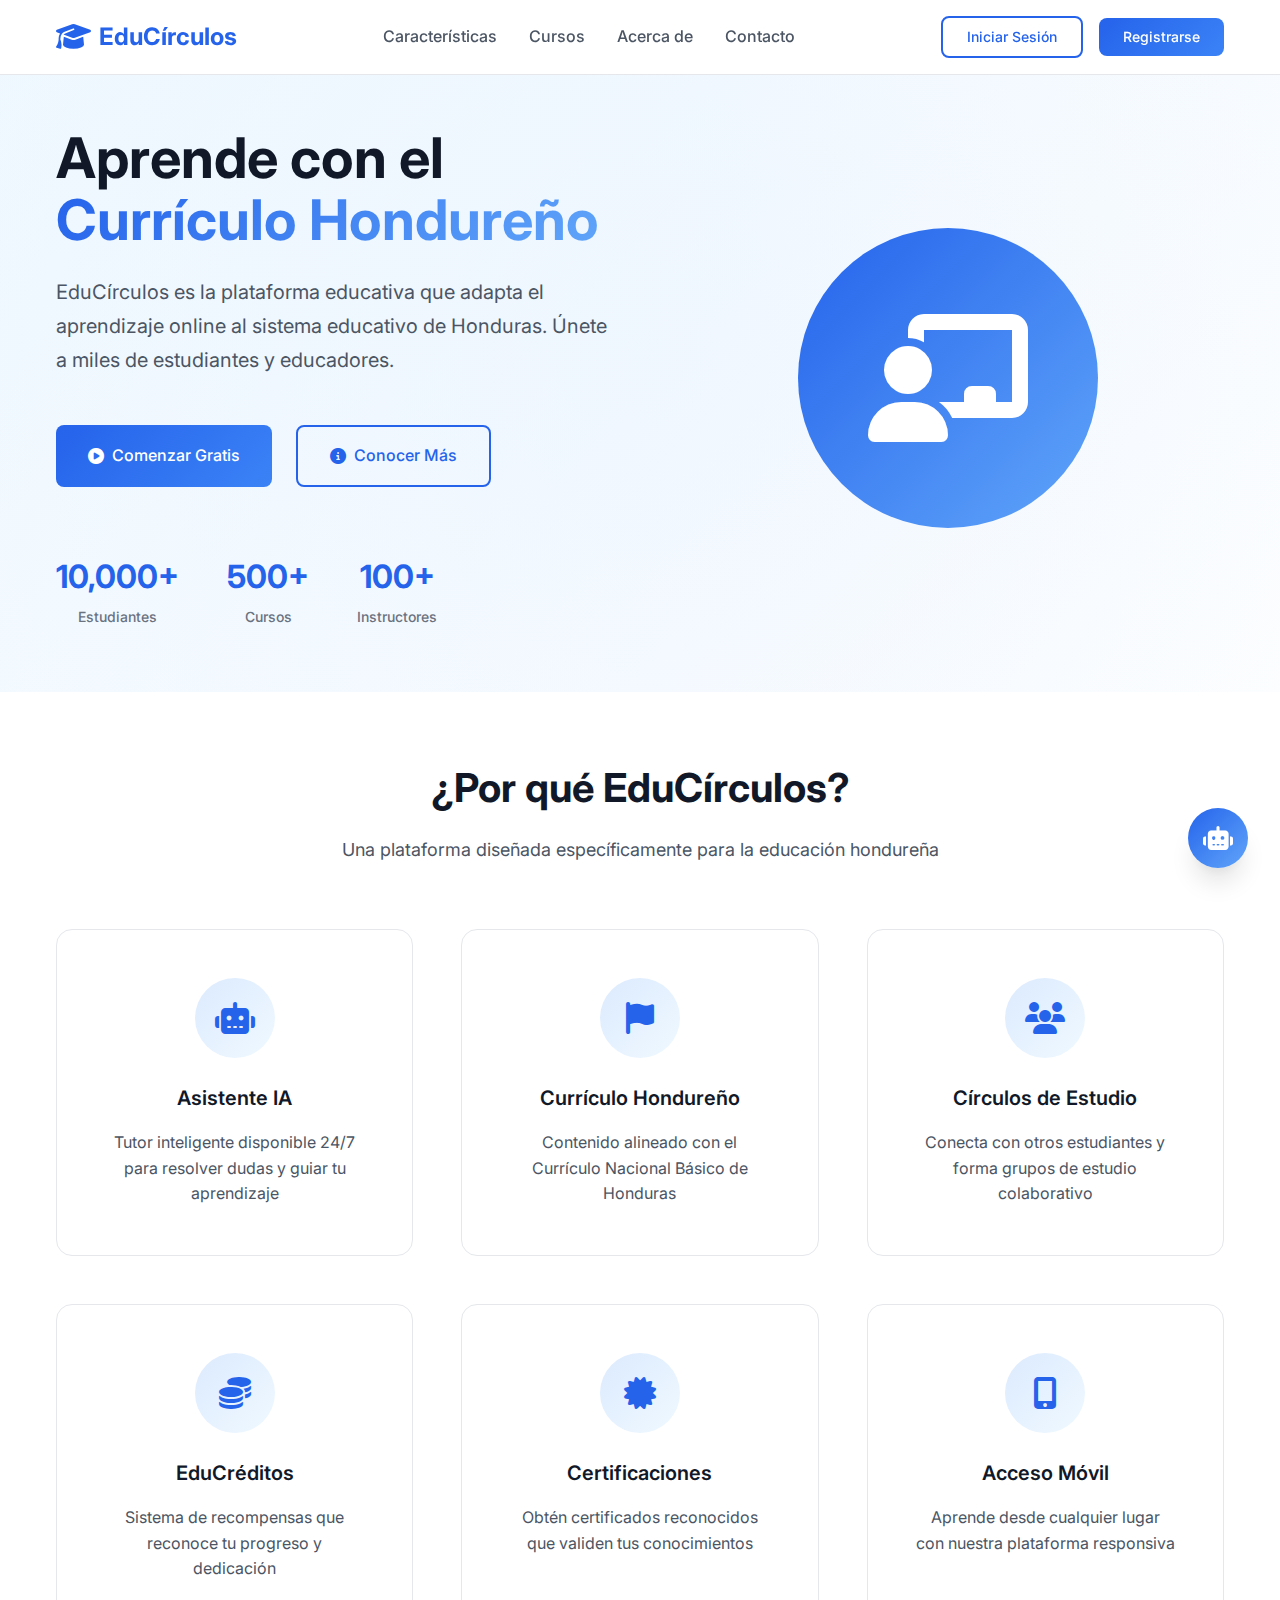
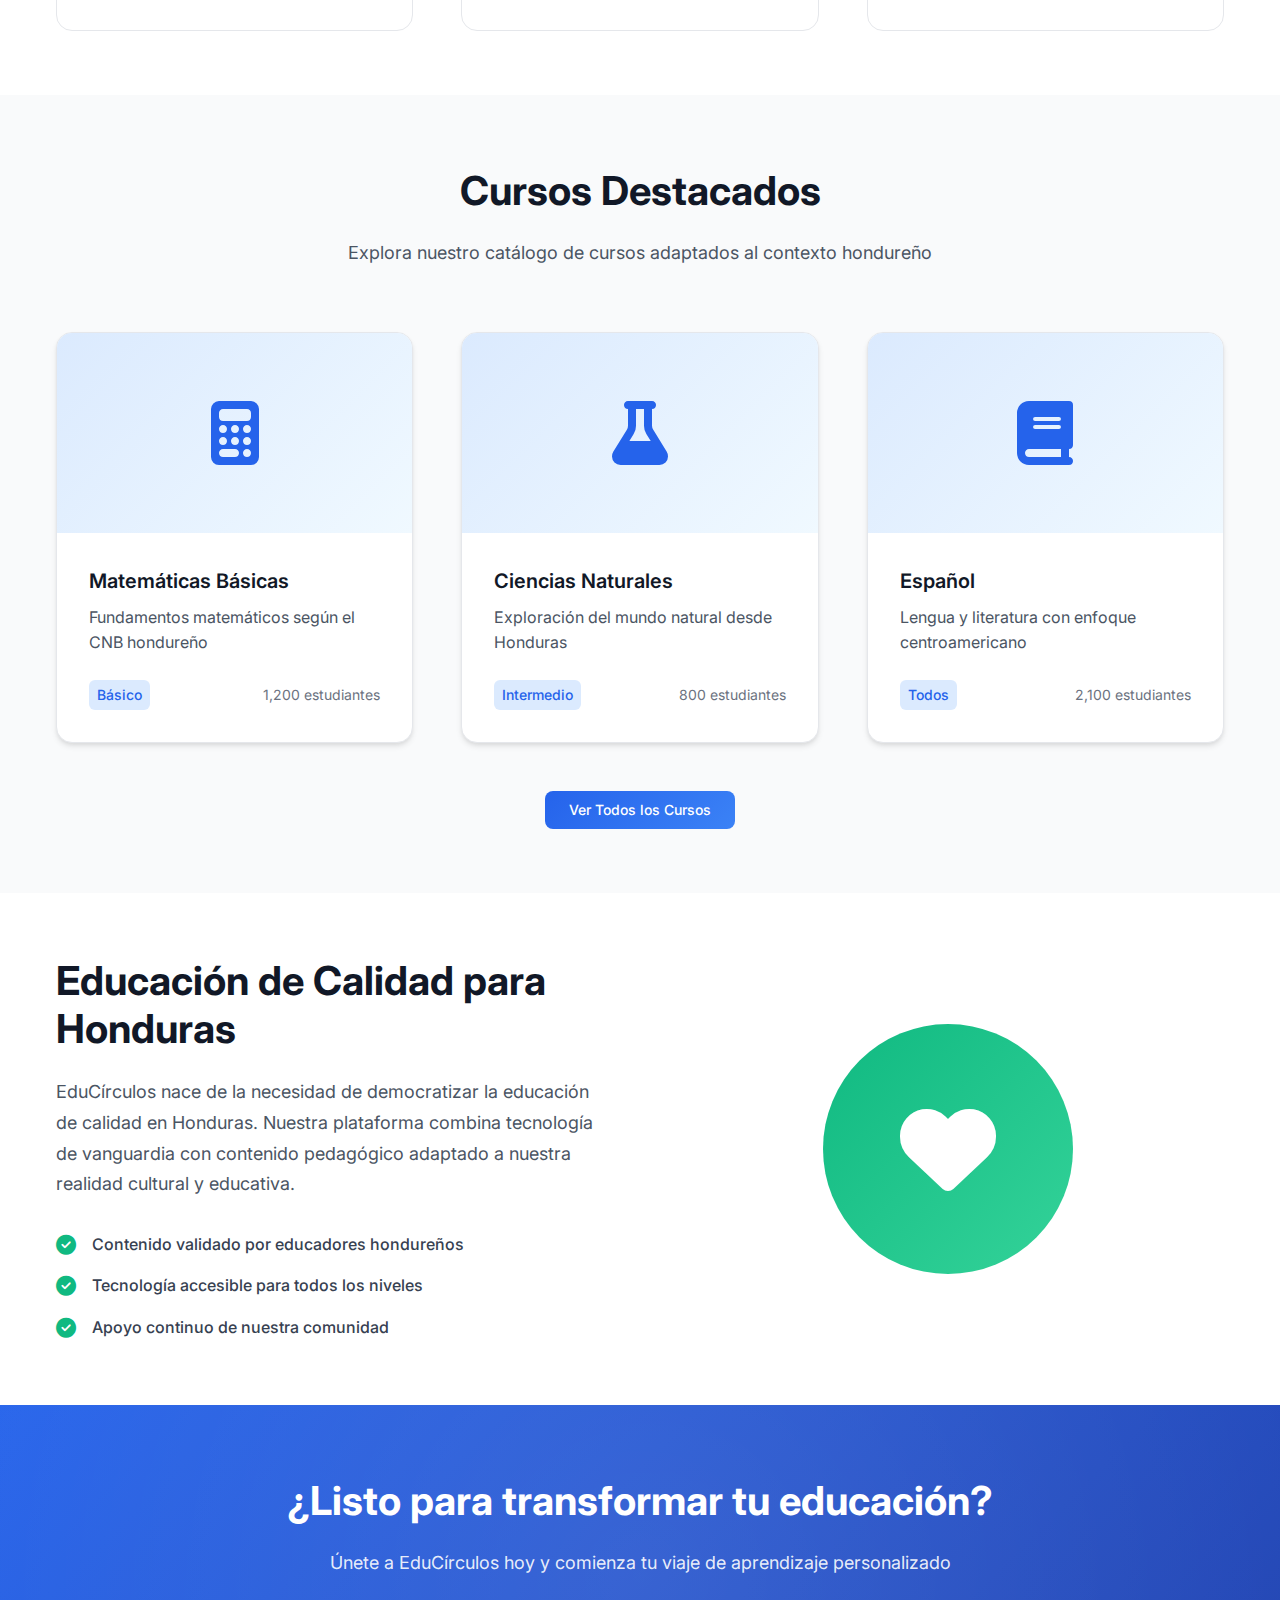
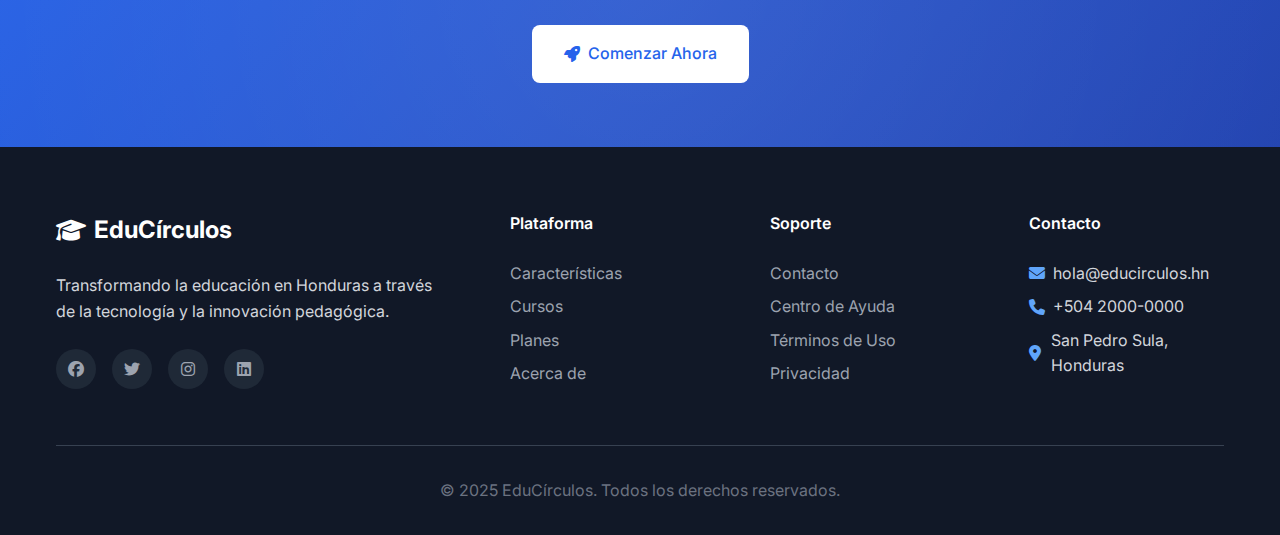
<file: index.html>
<!DOCTYPE html>
<html lang="es">
<head>
    <meta charset="UTF-8">
    <meta name="viewport" content="width=device-width, initial-scale=1.0">
    <title>EduCírculos - Plataforma Educativa Hondureña</title>
    <link rel="preconnect" href="https://fonts.googleapis.com">
    <link rel="preconnect" href="https://fonts.gstatic.com" crossorigin>
    <link href="https://fonts.googleapis.com/css2?family=Inter:wght@300;400;500;600;700&display=swap" rel="stylesheet">
    <link rel="stylesheet" href="assets/css/style.css">
    <link rel="stylesheet" href="https://cdnjs.cloudflare.com/ajax/libs/font-awesome/6.4.0/css/all.min.css">
</head>
<body>
    <!-- Header -->
    <header class="header">
        <nav class="navbar">
            <div class="nav-container">
                <div class="nav-logo">
                    <i class="fas fa-graduation-cap"></i>
                    <span>EduCírculos</span>
                </div>
                <div class="nav-menu">
                    <a href="#features" class="nav-link">Características</a>
                    <a href="#courses" class="nav-link">Cursos</a>
                    <a href="#about" class="nav-link">Acerca de</a>
                    <a href="#contact" class="nav-link">Contacto</a>
                </div>
                <div class="nav-auth">
                    <a href="login.html" class="btn btn-outline">Iniciar Sesión</a>
                    <a href="login.html" class="btn btn-primary">Registrarse</a>
                </div>
                <div class="hamburger">
                    <span></span>
                    <span></span>
                    <span></span>
                </div>
            </div>
        </nav>
    </header>

    <!-- Hero Section -->
    <section class="hero">
        <div class="hero-container">
            <div class="hero-content">
                <h1 class="hero-title">
                    Aprende con el <span class="highlight">Currículo Hondureño</span>
                </h1>
                <p class="hero-subtitle">
                    EduCírculos es la plataforma educativa que adapta el aprendizaje online 
                    al sistema educativo de Honduras. Únete a miles de estudiantes y educadores.
                </p>
                <div class="hero-buttons">
                    <a href="login.html" class="btn btn-primary btn-large">
                        <i class="fas fa-play-circle"></i>
                        Comenzar Gratis
                    </a>
                    <a href="#features" class="btn btn-outline btn-large">
                        <i class="fas fa-info-circle"></i>
                        Conocer Más
                    </a>
                </div>
                <div class="hero-stats">
                    <div class="stat">
                        <span class="stat-number">10,000+</span>
                        <span class="stat-label">Estudiantes</span>
                    </div>
                    <div class="stat">
                        <span class="stat-number">500+</span>
                        <span class="stat-label">Cursos</span>
                    </div>
                    <div class="stat">
                        <span class="stat-number">100+</span>
                        <span class="stat-label">Instructores</span>
                    </div>
                </div>
            </div>
            <div class="hero-image">
                <div class="hero-illustration">
                    <i class="fas fa-chalkboard-teacher"></i>
                </div>
            </div>
        </div>
    </section>

    <!-- Features Section -->
    <section id="features" class="features">
        <div class="container">
            <div class="section-header">
                <h2 class="section-title">¿Por qué EduCírculos?</h2>
                <p class="section-subtitle">Una plataforma diseñada específicamente para la educación hondureña</p>
            </div>
            <div class="features-grid">
                <div class="feature-card">
                    <div class="feature-icon">
                        <i class="fas fa-robot"></i>
                    </div>
                    <h3>Asistente IA</h3>
                    <p>Tutor inteligente disponible 24/7 para resolver dudas y guiar tu aprendizaje</p>
                </div>
                <div class="feature-card">
                    <div class="feature-icon">
                        <i class="fas fa-flag"></i>
                    </div>
                    <h3>Currículo Hondureño</h3>
                    <p>Contenido alineado con el Currículo Nacional Básico de Honduras</p>
                </div>
                <div class="feature-card">
                    <div class="feature-icon">
                        <i class="fas fa-users"></i>
                    </div>
                    <h3>Círculos de Estudio</h3>
                    <p>Conecta con otros estudiantes y forma grupos de estudio colaborativo</p>
                </div>
                <div class="feature-card">
                    <div class="feature-icon">
                        <i class="fas fa-coins"></i>
                    </div>
                    <h3>EduCréditos</h3>
                    <p>Sistema de recompensas que reconoce tu progreso y dedicación</p>
                </div>
                <div class="feature-card">
                    <div class="feature-icon">
                        <i class="fas fa-certificate"></i>
                    </div>
                    <h3>Certificaciones</h3>
                    <p>Obtén certificados reconocidos que validen tus conocimientos</p>
                </div>
                <div class="feature-card">
                    <div class="feature-icon">
                        <i class="fas fa-mobile-alt"></i>
                    </div>
                    <h3>Acceso Móvil</h3>
                    <p>Aprende desde cualquier lugar con nuestra plataforma responsiva</p>
                </div>
            </div>
        </div>
    </section>

    <!-- Courses Preview -->
    <section id="courses" class="courses-preview">
        <div class="container">
            <div class="section-header">
                <h2 class="section-title">Cursos Destacados</h2>
                <p class="section-subtitle">Explora nuestro catálogo de cursos adaptados al contexto hondureño</p>
            </div>
            <div class="courses-grid">
                <div class="course-card">
                    <div class="course-image">
                        <i class="fas fa-calculator"></i>
                    </div>
                    <div class="course-content">
                        <h3>Matemáticas Básicas</h3>
                        <p>Fundamentos matemáticos según el CNB hondureño</p>
                        <div class="course-meta">
                            <span class="course-level">Básico</span>
                            <span class="course-students">1,200 estudiantes</span>
                        </div>
                    </div>
                </div>
                <div class="course-card">
                    <div class="course-image">
                        <i class="fas fa-flask"></i>
                    </div>
                    <div class="course-content">
                        <h3>Ciencias Naturales</h3>
                        <p>Exploración del mundo natural desde Honduras</p>
                        <div class="course-meta">
                            <span class="course-level">Intermedio</span>
                            <span class="course-students">800 estudiantes</span>
                        </div>
                    </div>
                </div>
                <div class="course-card">
                    <div class="course-image">
                        <i class="fas fa-book"></i>
                    </div>
                    <div class="course-content">
                        <h3>Español</h3>
                        <p>Lengua y literatura con enfoque centroamericano</p>
                        <div class="course-meta">
                            <span class="course-level">Todos</span>
                            <span class="course-students">2,100 estudiantes</span>
                        </div>
                    </div>
                </div>
            </div>
            <div class="courses-cta">
                <a href="login.html" class="btn btn-primary">Ver Todos los Cursos</a>
            </div>
        </div>
    </section>

    <!-- About Section -->
    <section id="about" class="about">
        <div class="container">
            <div class="about-content">
                <div class="about-text">
                    <h2>Educación de Calidad para Honduras</h2>
                    <p>
                        EduCírculos nace de la necesidad de democratizar la educación de calidad 
                        en Honduras. Nuestra plataforma combina tecnología de vanguardia con 
                        contenido pedagógico adaptado a nuestra realidad cultural y educativa.
                    </p>
                    <div class="about-features">
                        <div class="about-feature">
                            <i class="fas fa-check-circle"></i>
                            <span>Contenido validado por educadores hondureños</span>
                        </div>
                        <div class="about-feature">
                            <i class="fas fa-check-circle"></i>
                            <span>Tecnología accesible para todos los niveles</span>
                        </div>
                        <div class="about-feature">
                            <i class="fas fa-check-circle"></i>
                            <span>Apoyo continuo de nuestra comunidad</span>
                        </div>
                    </div>
                </div>
                <div class="about-image">
                    <div class="about-illustration">
                        <i class="fas fa-heart"></i>
                    </div>
                </div>
            </div>
        </div>
    </section>

    <!-- CTA Section -->
    <section class="cta">
        <div class="container">
            <div class="cta-content">
                <h2>¿Listo para transformar tu educación?</h2>
                <p>Únete a EduCírculos hoy y comienza tu viaje de aprendizaje personalizado</p>
                <div class="cta-buttons">
                    <a href="login.html" class="btn btn-primary btn-large">
                        <i class="fas fa-rocket"></i>
                        Comenzar Ahora
                    </a>
                </div>
            </div>
        </div>
    </section>

    <!-- Footer -->
    <footer class="footer">
        <div class="container">
            <div class="footer-content">
                <div class="footer-section">
                    <div class="footer-logo">
                        <i class="fas fa-graduation-cap"></i>
                        <span>EduCírculos</span>
                    </div>
                    <p>Transformando la educación en Honduras a través de la tecnología y la innovación pedagógica.</p>
                    <div class="social-links">
                        <a href="#"><i class="fab fa-facebook"></i></a>
                        <a href="#"><i class="fab fa-twitter"></i></a>
                        <a href="#"><i class="fab fa-instagram"></i></a>
                        <a href="#"><i class="fab fa-linkedin"></i></a>
                    </div>
                </div>
                <div class="footer-section">
                    <h4>Plataforma</h4>
                    <a href="#features">Características</a>
                    <a href="#courses">Cursos</a>
                    <a href="login.html">Planes</a>
                    <a href="#about">Acerca de</a>
                </div>
                <div class="footer-section">
                    <h4>Soporte</h4>
                    <a href="#contact">Contacto</a>
                    <a href="#">Centro de Ayuda</a>
                    <a href="#">Términos de Uso</a>
                    <a href="#">Privacidad</a>
                </div>
                <div class="footer-section">
                    <h4>Contacto</h4>
                    <div class="contact-info">
                        <p><i class="fas fa-envelope"></i> hola@educirculos.hn</p>
                        <p><i class="fas fa-phone"></i> +504 2000-0000</p>
                        <p><i class="fas fa-map-marker-alt"></i> San Pedro Sula, Honduras</p>
                    </div>
                </div>
            </div>
            <div class="footer-bottom">
                <p>&copy; 2025 EduCírculos. Todos los derechos reservados.</p>
            </div>
        </div>
    </footer>

    <!-- AI Assistant Button (Fixed) -->
    <div class="ai-assistant-fab" id="aiAssistantFab">
        <i class="fas fa-robot"></i>
    </div>

    <!-- AI Assistant Chat (Hidden by default) -->
    <div class="ai-chat" id="aiChat">
        <div class="ai-chat-header">
            <div class="ai-chat-title">
                <i class="fas fa-robot"></i>
                <span>Asistente EduCírculos</span>
            </div>
            <button class="ai-chat-close" id="aiChatClose">
                <i class="fas fa-times"></i>
            </button>
        </div>
        <div class="ai-chat-messages" id="aiChatMessages">
            <div class="ai-message">
                <div class="ai-message-avatar">
                    <i class="fas fa-robot"></i>
                </div>
                <div class="ai-message-content">
                    ¡Hola! Soy tu asistente de EduCírculos. ¿En qué puedo ayudarte hoy?
                </div>
            </div>
        </div>
        <div class="ai-chat-input">
            <input type="text" id="aiChatInput" placeholder="Escribe tu pregunta...">
            <button id="aiChatSend">
                <i class="fas fa-paper-plane"></i>
            </button>
        </div>
    </div>

    <script src="assets/js/app.js"></script>
</body>
</html>
</file>
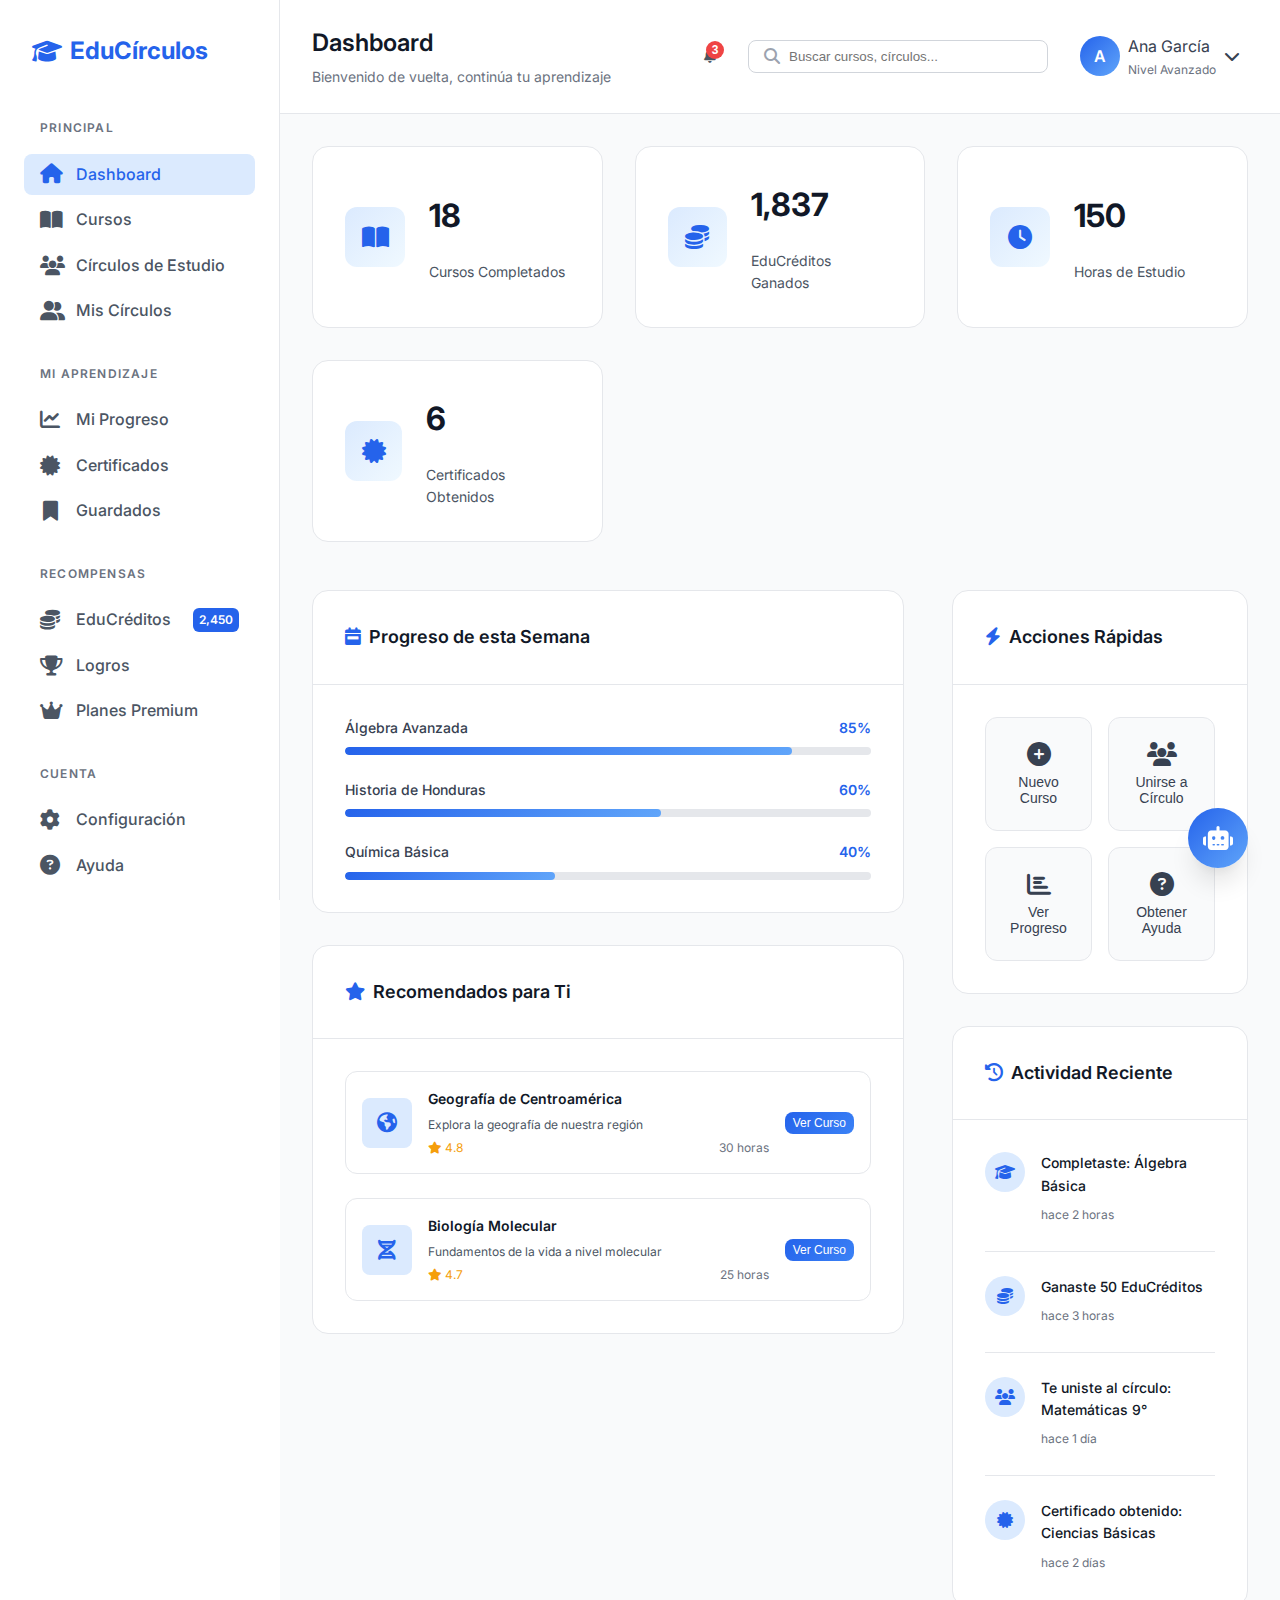
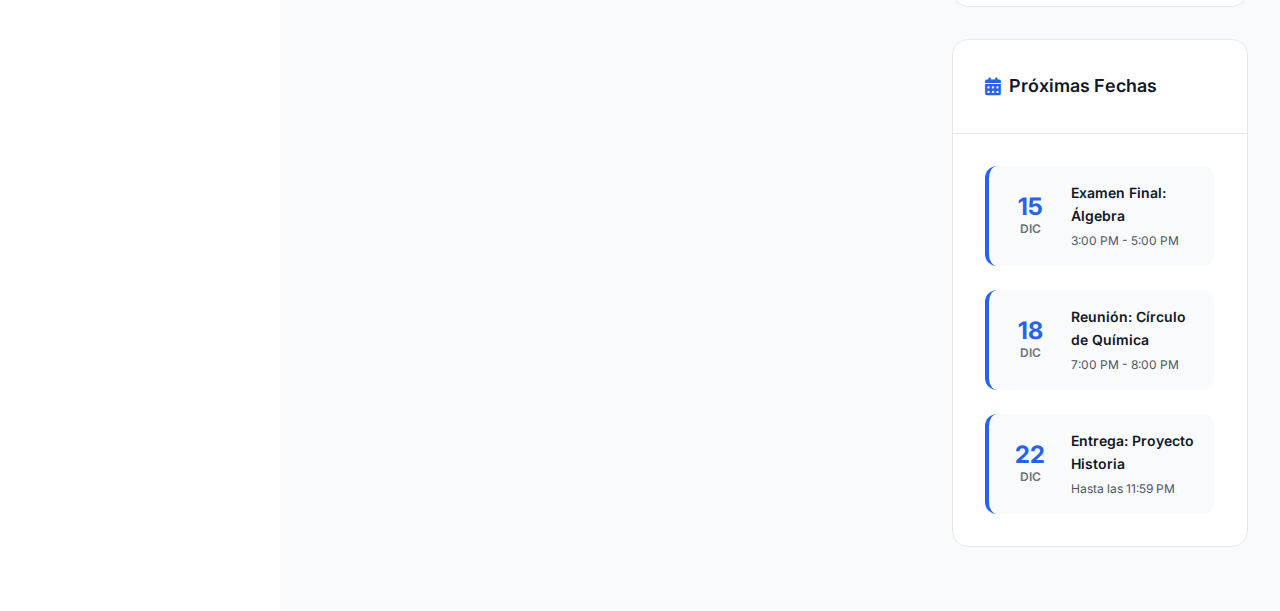
<file: dashboard.html>
<!DOCTYPE html>
<html lang="es">
<head>
    <meta charset="UTF-8">
    <meta name="viewport" content="width=device-width, initial-scale=1.0">
    <title>Dashboard - EduCírculos</title>
    <link rel="preconnect" href="https://fonts.googleapis.com">
    <link rel="preconnect" href="https://fonts.gstatic.com" crossorigin>
    <link href="https://fonts.googleapis.com/css2?family=Inter:wght@300;400;500;600;700&display=swap" rel="stylesheet">
    <link rel="stylesheet" href="assets/css/style.css">
    <link rel="stylesheet" href="https://cdnjs.cloudflare.com/ajax/libs/font-awesome/6.4.0/css/all.min.css">
</head>
<body>
    <div class="dashboard">
        <!-- Sidebar -->
        <aside class="sidebar">
            <div class="sidebar-logo">
                <i class="fas fa-graduation-cap"></i>
                <span>EduCírculos</span>
            </div>

            <nav class="sidebar-nav">
                <!-- Navegación Principal -->
                <div class="nav-section">
                    <h4 class="nav-section-title">Principal</h4>
                    <a href="dashboard.html" class="nav-item active">
                        <i class="fas fa-home"></i>
                        <span>Dashboard</span>
                    </a>
                    <a href="pages/cursos.html" class="nav-item">
                        <i class="fas fa-book-open"></i>
                        <span>Cursos</span>
                    </a>
                    <a href="pages/circulos.html" class="nav-item">
                        <i class="fas fa-users"></i>
                        <span>Círculos de Estudio</span>
                    </a>
                    <a href="pages/mis-circulos.html" class="nav-item">
                        <i class="fas fa-user-friends"></i>
                        <span>Mis Círculos</span>
                    </a>
                </div>

                <!-- Mi Aprendizaje -->
                <div class="nav-section">
                    <h4 class="nav-section-title">Mi Aprendizaje</h4>
                    <a href="#" class="nav-item">
                        <i class="fas fa-chart-line"></i>
                        <span>Mi Progreso</span>
                    </a>
                    <a href="#" class="nav-item">
                        <i class="fas fa-certificate"></i>
                        <span>Certificados</span>
                    </a>
                    <a href="#" class="nav-item">
                        <i class="fas fa-bookmark"></i>
                        <span>Guardados</span>
                    </a>
                </div>

                <!-- Recompensas -->
                <div class="nav-section">
                    <h4 class="nav-section-title">Recompensas</h4>
                    <a href="pages/educreditos.html" class="nav-item">
                        <i class="fas fa-coins"></i>
                        <span>EduCréditos</span>
                        <span class="nav-badge educreditos-count">2,450</span>
                    </a>
                    <a href="pages/ganancias.html" class="nav-item">
                        <i class="fas fa-trophy"></i>
                        <span>Logros</span>
                    </a>
                    <a href="pages/planes.html" class="nav-item">
                        <i class="fas fa-crown"></i>
                        <span>Planes Premium</span>
                    </a>
                </div>

                <!-- Configuración -->
                <div class="nav-section">
                    <h4 class="nav-section-title">Cuenta</h4>
                    <a href="#" class="nav-item">
                        <i class="fas fa-cog"></i>
                        <span>Configuración</span>
                    </a>
                    <a href="#" class="nav-item">
                        <i class="fas fa-question-circle"></i>
                        <span>Ayuda</span>
                    </a>
                    <a href="index.html" class="nav-item">
                        <i class="fas fa-sign-out-alt"></i>
                        <span>Cerrar Sesión</span>
                    </a>
                </div>
            </nav>
        </aside>

        <!-- Contenido Principal -->
        <main class="main-content">
            <!-- Barra Superior -->
            <header class="top-bar">
                <div class="page-info">
                    <h1 class="page-title">Dashboard</h1>
                    <p class="page-subtitle">Bienvenido de vuelta, continúa tu aprendizaje</p>
                </div>

                <div class="top-bar-actions">
                    <!-- Notificaciones -->
                    <button class="icon-btn" id="notificationsBtn">
                        <i class="fas fa-bell"></i>
                        <span class="notification-badge">3</span>
                    </button>

                    <!-- Búsqueda -->
                    <div class="search-box">
                        <i class="fas fa-search"></i>
                        <input type="text" placeholder="Buscar cursos, círculos...">
                    </div>

                    <!-- Usuario -->
                    <div class="user-menu">
                        <div class="user-avatar">A</div>
                        <div class="user-info">
                            <span class="user-name">Ana García</span>
                            <span class="user-level">Nivel Avanzado</span>
                        </div>
                        <i class="fas fa-chevron-down"></i>
                    </div>
                </div>
            </header>

            <!-- Área de Contenido -->
            <div class="content-area">
                <!-- Estadísticas Principales -->
                <section class="stats-section">
                    <div class="stats-grid">
                        <div class="stat-card">
                            <div class="stat-icon">
                                <i class="fas fa-book-open"></i>
                            </div>
                            <div class="stat-content">
                                <h3 id="courses-completed">25</h3>
                                <p>Cursos Completados</p>
                            </div>
                        </div>
                        <div class="stat-card">
                            <div class="stat-icon">
                                <i class="fas fa-coins"></i>
                            </div>
                            <div class="stat-content">
                                <h3 id="educredits-earned">2,450</h3>
                                <p>EduCréditos Ganados</p>
                            </div>
                        </div>
                        <div class="stat-card">
                            <div class="stat-icon">
                                <i class="fas fa-clock"></i>
                            </div>
                            <div class="stat-content">
                                <h3 id="study-hours">200</h3>
                                <p>Horas de Estudio</p>
                            </div>
                        </div>
                        <div class="stat-card">
                            <div class="stat-icon">
                                <i class="fas fa-certificate"></i>
                            </div>
                            <div class="stat-content">
                                <h3 id="certificates">8</h3>
                                <p>Certificados Obtenidos</p>
                            </div>
                        </div>
                    </div>
                </section>

                <!-- Contenido Principal del Dashboard -->
                <div class="dashboard-grid">
                    <!-- Columna Izquierda -->
                    <div class="dashboard-left">
                        <!-- Progreso de la Semana -->
                        <section class="card">
                            <div class="card-header">
                                <h2 class="card-title">
                                    <i class="fas fa-calendar-week"></i>
                                    Progreso de esta Semana
                                </h2>
                            </div>
                            <div class="card-content">
                                <div class="progress-item">
                                    <div class="progress-info">
                                        <span class="progress-label">Álgebra Avanzada</span>
                                        <span class="progress-percent">85%</span>
                                    </div>
                                    <div class="progress-bar">
                                        <div class="progress-fill" style="width: 85%"></div>
                                    </div>
                                </div>
                                <div class="progress-item">
                                    <div class="progress-info">
                                        <span class="progress-label">Historia de Honduras</span>
                                        <span class="progress-percent">60%</span>
                                    </div>
                                    <div class="progress-bar">
                                        <div class="progress-fill" style="width: 60%"></div>
                                    </div>
                                </div>
                                <div class="progress-item">
                                    <div class="progress-info">
                                        <span class="progress-label">Química Básica</span>
                                        <span class="progress-percent">40%</span>
                                    </div>
                                    <div class="progress-bar">
                                        <div class="progress-fill" style="width: 40%"></div>
                                    </div>
                                </div>
                            </div>
                        </section>

                        <!-- Cursos Recomendados -->
                        <section class="card">
                            <div class="card-header">
                                <h2 class="card-title">
                                    <i class="fas fa-star"></i>
                                    Recomendados para Ti
                                </h2>
                            </div>
                            <div class="card-content">
                                <div class="recommended-courses">
                                    <div class="course-item">
                                        <div class="course-thumbnail">
                                            <i class="fas fa-globe-americas"></i>
                                        </div>
                                        <div class="course-info">
                                            <h4>Geografía de Centroamérica</h4>
                                            <p>Explora la geografía de nuestra región</p>
                                            <div class="course-meta">
                                                <span class="course-rating">
                                                    <i class="fas fa-star"></i>
                                                    4.8
                                                </span>
                                                <span class="course-duration">30 horas</span>
                                            </div>
                                        </div>
                                        <button class="btn btn-primary btn-sm">Ver Curso</button>
                                    </div>
                                    <div class="course-item">
                                        <div class="course-thumbnail">
                                            <i class="fas fa-dna"></i>
                                        </div>
                                        <div class="course-info">
                                            <h4>Biología Molecular</h4>
                                            <p>Fundamentos de la vida a nivel molecular</p>
                                            <div class="course-meta">
                                                <span class="course-rating">
                                                    <i class="fas fa-star"></i>
                                                    4.7
                                                </span>
                                                <span class="course-duration">25 horas</span>
                                            </div>
                                        </div>
                                        <button class="btn btn-primary btn-sm">Ver Curso</button>
                                    </div>
                                </div>
                            </div>
                        </section>
                    </div>

                    <!-- Columna Derecha -->
                    <div class="dashboard-right">
                        <!-- Acciones Rápidas -->
                        <section class="card">
                            <div class="card-header">
                                <h2 class="card-title">
                                    <i class="fas fa-bolt"></i>
                                    Acciones Rápidas
                                </h2>
                            </div>
                            <div class="card-content">
                                <div class="quick-actions">
                                    <button class="quick-action" data-action="new-course">
                                        <i class="fas fa-plus-circle"></i>
                                        <span>Nuevo Curso</span>
                                    </button>
                                    <button class="quick-action" data-action="join-circle">
                                        <i class="fas fa-users"></i>
                                        <span>Unirse a Círculo</span>
                                    </button>
                                    <button class="quick-action" data-action="view-progress">
                                        <i class="fas fa-chart-bar"></i>
                                        <span>Ver Progreso</span>
                                    </button>
                                    <button class="quick-action" data-action="get-help">
                                        <i class="fas fa-question-circle"></i>
                                        <span>Obtener Ayuda</span>
                                    </button>
                                </div>
                            </div>
                        </section>

                        <!-- Actividad Reciente -->
                        <section class="card">
                            <div class="card-header">
                                <h2 class="card-title">
                                    <i class="fas fa-history"></i>
                                    Actividad Reciente
                                </h2>
                            </div>
                            <div class="card-content">
                                <div class="activity-list">
                                    <!-- Se llena dinámicamente con JavaScript -->
                                </div>
                            </div>
                        </section>

                        <!-- Próximas Fechas -->
                        <section class="card">
                            <div class="card-header">
                                <h2 class="card-title">
                                    <i class="fas fa-calendar-alt"></i>
                                    Próximas Fechas
                                </h2>
                            </div>
                            <div class="card-content">
                                <div class="upcoming-events">
                                    <div class="event-item">
                                        <div class="event-date">
                                            <span class="day">15</span>
                                            <span class="month">DIC</span>
                                        </div>
                                        <div class="event-info">
                                            <h4>Examen Final: Álgebra</h4>
                                            <p>3:00 PM - 5:00 PM</p>
                                        </div>
                                    </div>
                                    <div class="event-item">
                                        <div class="event-date">
                                            <span class="day">18</span>
                                            <span class="month">DIC</span>
                                        </div>
                                        <div class="event-info">
                                            <h4>Reunión: Círculo de Química</h4>
                                            <p>7:00 PM - 8:00 PM</p>
                                        </div>
                                    </div>
                                    <div class="event-item">
                                        <div class="event-date">
                                            <span class="day">22</span>
                                            <span class="month">DIC</span>
                                        </div>
                                        <div class="event-info">
                                            <h4>Entrega: Proyecto Historia</h4>
                                            <p>Hasta las 11:59 PM</p>
                                        </div>
                                    </div>
                                </div>
                            </div>
                        </section>
                    </div>
                </div>
            </div>
        </main>
    </div>

    <!-- AI Assistant Button (Fixed) -->
    <div class="ai-assistant-fab" id="aiAssistantFab">
        <i class="fas fa-robot"></i>
    </div>

    <!-- AI Assistant Chat -->
    <div class="ai-chat" id="aiChat">
        <div class="ai-chat-header">
            <div class="ai-chat-title">
                <i class="fas fa-robot"></i>
                <span>Asistente EduCírculos</span>
            </div>
            <button class="ai-chat-close" id="aiChatClose">
                <i class="fas fa-times"></i>
            </button>
        </div>
        <div class="ai-chat-messages" id="aiChatMessages">
        </div>
        <div class="ai-chat-input">
            <input type="text" id="aiChatInput" placeholder="Pregúntame sobre tus cursos...">
            <button id="aiChatSend">
                <i class="fas fa-paper-plane"></i>
            </button>
        </div>
    </div>

    <script src="assets/js/app.js"></script>

    <style>
        /* Estilos específicos para el dashboard */
        .page-info {
            display: flex;
            flex-direction: column;
        }

        .page-subtitle {
            font-size: 0.875rem;
            color: var(--gray-500);
            margin-top: var(--spacing-xs);
        }

        .top-bar-actions {
            display: flex;
            align-items: center;
            gap: var(--spacing-lg);
        }

        .icon-btn {
            position: relative;
            background: none;
            border: none;
            padding: var(--spacing-sm);
            border-radius: var(--radius-md);
            cursor: pointer;
            transition: background-color var(--transition-fast);
            color: var(--gray-600);
        }

        .icon-btn:hover {
            background: var(--gray-100);
            color: var(--gray-800);
        }

        .notification-badge {
            position: absolute;
            top: 0;
            right: 0;
            background: var(--error);
            color: var(--white);
            border-radius: 50%;
            width: 18px;
            height: 18px;
            font-size: 0.75rem;
            display: flex;
            align-items: center;
            justify-content: center;
            font-weight: var(--font-weight-semibold);
        }

        .search-box {
            position: relative;
            display: flex;
            align-items: center;
        }

        .search-box i {
            position: absolute;
            left: var(--spacing-md);
            color: var(--gray-400);
        }

        .search-box input {
            padding: var(--spacing-sm) var(--spacing-sm) var(--spacing-sm) 2.5rem;
            border: 1px solid var(--gray-300);
            border-radius: var(--radius-md);
            background: var(--white);
            width: 300px;
            transition: all var(--transition-fast);
        }

        .search-box input:focus {
            outline: none;
            border-color: var(--primary-blue);
            box-shadow: 0 0 0 3px rgba(37, 99, 235, 0.1);
        }

        .user-info {
            display: flex;
            flex-direction: column;
            align-items: flex-start;
        }

        .user-level {
            font-size: 0.75rem;
            color: var(--gray-500);
        }

        .nav-badge {
            background: var(--primary-blue);
            color: var(--white);
            padding: 2px 6px;
            border-radius: var(--radius-sm);
            font-size: 0.75rem;
            font-weight: var(--font-weight-semibold);
            margin-left: auto;
        }

        .stats-section {
            margin-bottom: var(--spacing-2xl);
        }

        .stats-grid {
            display: grid;
            grid-template-columns: repeat(auto-fit, minmax(250px, 1fr));
            gap: var(--spacing-xl);
        }

        .stat-card {
            background: var(--white);
            padding: var(--spacing-xl);
            border-radius: var(--radius-xl);
            border: 1px solid var(--gray-200);
            display: flex;
            align-items: center;
            gap: var(--spacing-lg);
            transition: all var(--transition-normal);
        }

        .stat-card:hover {
            transform: translateY(-4px);
            box-shadow: var(--shadow-lg);
        }

        .stat-icon {
            width: 60px;
            height: 60px;
            background: linear-gradient(135deg, var(--light-blue) 0%, var(--extra-light-blue) 100%);
            border-radius: var(--radius-lg);
            display: flex;
            align-items: center;
            justify-content: center;
        }

        .stat-icon i {
            font-size: 1.5rem;
            color: var(--primary-blue);
        }

        .stat-content h3 {
            font-size: 2rem;
            font-weight: var(--font-weight-bold);
            color: var(--gray-900);
            margin-bottom: var(--spacing-xs);
        }

        .stat-content p {
            color: var(--gray-600);
            font-size: 0.875rem;
        }

        .dashboard-grid {
            display: grid;
            grid-template-columns: 2fr 1fr;
            gap: var(--spacing-2xl);
        }

        .card {
            background: var(--white);
            border-radius: var(--radius-xl);
            border: 1px solid var(--gray-200);
            margin-bottom: var(--spacing-xl);
            overflow: hidden;
        }

        .card-header {
            padding: var(--spacing-xl);
            border-bottom: 1px solid var(--gray-200);
        }

        .card-title {
            font-size: 1.125rem;
            font-weight: var(--font-weight-semibold);
            color: var(--gray-900);
            display: flex;
            align-items: center;
            gap: var(--spacing-sm);
        }

        .card-title i {
            color: var(--primary-blue);
        }

        .card-content {
            padding: var(--spacing-xl);
        }

        .progress-item {
            margin-bottom: var(--spacing-lg);
        }

        .progress-item:last-child {
            margin-bottom: 0;
        }

        .progress-info {
            display: flex;
            justify-content: space-between;
            align-items: center;
            margin-bottom: var(--spacing-sm);
        }

        .progress-label {
            font-weight: var(--font-weight-medium);
            color: var(--gray-700);
        }

        .progress-percent {
            font-size: 0.875rem;
            color: var(--primary-blue);
            font-weight: var(--font-weight-semibold);
        }

        .progress-bar {
            height: 8px;
            background: var(--gray-200);
            border-radius: var(--radius-sm);
            overflow: hidden;
        }

        .progress-fill {
            height: 100%;
            background: linear-gradient(135deg, var(--primary-blue) 0%, var(--accent-blue) 100%);
            border-radius: var(--radius-sm);
            transition: width var(--transition-slow);
        }

        .recommended-courses {
            display: flex;
            flex-direction: column;
            gap: var(--spacing-lg);
        }

        .course-item {
            display: flex;
            gap: var(--spacing-md);
            align-items: center;
            padding: var(--spacing-md);
            border: 1px solid var(--gray-200);
            border-radius: var(--radius-lg);
            transition: all var(--transition-fast);
        }

        .course-item:hover {
            border-color: var(--primary-blue);
            background: var(--extra-light-blue);
        }

        .course-thumbnail {
            width: 50px;
            height: 50px;
            background: var(--light-blue);
            border-radius: var(--radius-md);
            display: flex;
            align-items: center;
            justify-content: center;
            flex-shrink: 0;
        }

        .course-thumbnail i {
            font-size: 1.25rem;
            color: var(--primary-blue);
        }

        .course-info {
            flex: 1;
        }

        .course-info h4 {
            font-size: 0.875rem;
            font-weight: var(--font-weight-semibold);
            color: var(--gray-900);
            margin-bottom: var(--spacing-xs);
        }

        .course-info p {
            font-size: 0.75rem;
            color: var(--gray-600);
            margin-bottom: var(--spacing-xs);
        }

        .course-meta {
            display: flex;
            gap: var(--spacing-md);
            font-size: 0.75rem;
        }

        .course-rating {
            color: var(--warning);
        }

        .course-duration {
            color: var(--gray-500);
        }

        .btn-sm {
            padding: var(--spacing-xs) var(--spacing-sm);
            font-size: 0.75rem;
        }

        .quick-actions {
            display: grid;
            grid-template-columns: 1fr 1fr;
            gap: var(--spacing-md);
        }

        .quick-action {
            display: flex;
            flex-direction: column;
            align-items: center;
            gap: var(--spacing-sm);
            padding: var(--spacing-lg);
            background: var(--gray-50);
            border: 1px solid var(--gray-200);
            border-radius: var(--radius-lg);
            cursor: pointer;
            transition: all var(--transition-fast);
            text-decoration: none;
            color: var(--gray-700);
        }

        .quick-action:hover {
            background: var(--light-blue);
            border-color: var(--primary-blue);
            color: var(--primary-blue);
            transform: translateY(-2px);
        }

        .quick-action i {
            font-size: 1.5rem;
        }

        .quick-action span {
            font-size: 0.875rem;
            font-weight: var(--font-weight-medium);
            text-align: center;
        }

        .activity-item {
            display: flex;
            gap: var(--spacing-md);
            align-items: flex-start;
            margin-bottom: var(--spacing-lg);
            padding-bottom: var(--spacing-lg);
            border-bottom: 1px solid var(--gray-200);
        }

        .activity-item:last-child {
            margin-bottom: 0;
            padding-bottom: 0;
            border-bottom: none;
        }

        .activity-icon {
            width: 40px;
            height: 40px;
            background: var(--light-blue);
            border-radius: 50%;
            display: flex;
            align-items: center;
            justify-content: center;
            flex-shrink: 0;
        }

        .activity-icon i {
            color: var(--primary-blue);
            font-size: 1rem;
        }

        .activity-content {
            flex: 1;
        }

        .activity-title {
            font-size: 0.875rem;
            font-weight: var(--font-weight-medium);
            color: var(--gray-900);
            margin-bottom: var(--spacing-xs);
        }

        .activity-time {
            font-size: 0.75rem;
            color: var(--gray-500);
        }

        .upcoming-events {
            display: flex;
            flex-direction: column;
            gap: var(--spacing-lg);
        }

        .event-item {
            display: flex;
            gap: var(--spacing-md);
            align-items: center;
            padding: var(--spacing-md);
            background: var(--gray-50);
            border-radius: var(--radius-lg);
            border-left: 4px solid var(--primary-blue);
        }

        .event-date {
            display: flex;
            flex-direction: column;
            align-items: center;
            text-align: center;
            min-width: 50px;
        }

        .event-date .day {
            font-size: 1.5rem;
            font-weight: var(--font-weight-bold);
            color: var(--primary-blue);
            line-height: 1;
        }

        .event-date .month {
            font-size: 0.75rem;
            color: var(--gray-500);
            font-weight: var(--font-weight-semibold);
            text-transform: uppercase;
        }

        .event-info h4 {
            font-size: 0.875rem;
            font-weight: var(--font-weight-semibold);
            color: var(--gray-900);
            margin-bottom: var(--spacing-xs);
        }

        .event-info p {
            font-size: 0.75rem;
            color: var(--gray-600);
        }

        /* Responsive Design */
        @media (max-width: 1200px) {
            .dashboard-grid {
                grid-template-columns: 1fr;
            }

            .search-box input {
                width: 200px;
            }
        }

        @media (max-width: 768px) {
            .stats-grid {
                grid-template-columns: 1fr 1fr;
                gap: var(--spacing-md);
            }

            .stat-card {
                padding: var(--spacing-lg);
                gap: var(--spacing-md);
            }

            .stat-icon {
                width: 50px;
                height: 50px;
            }

            .stat-content h3 {
                font-size: 1.5rem;
            }

            .top-bar-actions {
                gap: var(--spacing-sm);
            }

            .search-box {
                display: none;
            }

            .quick-actions {
                grid-template-columns: 1fr;
            }
        }

        @media (max-width: 480px) {
            .stats-grid {
                grid-template-columns: 1fr;
            }

            .course-item {
                flex-direction: column;
                text-align: center;
            }

            .user-menu .user-info {
                display: none;
            }
        }
    </style>
</body>
</html>
</file>
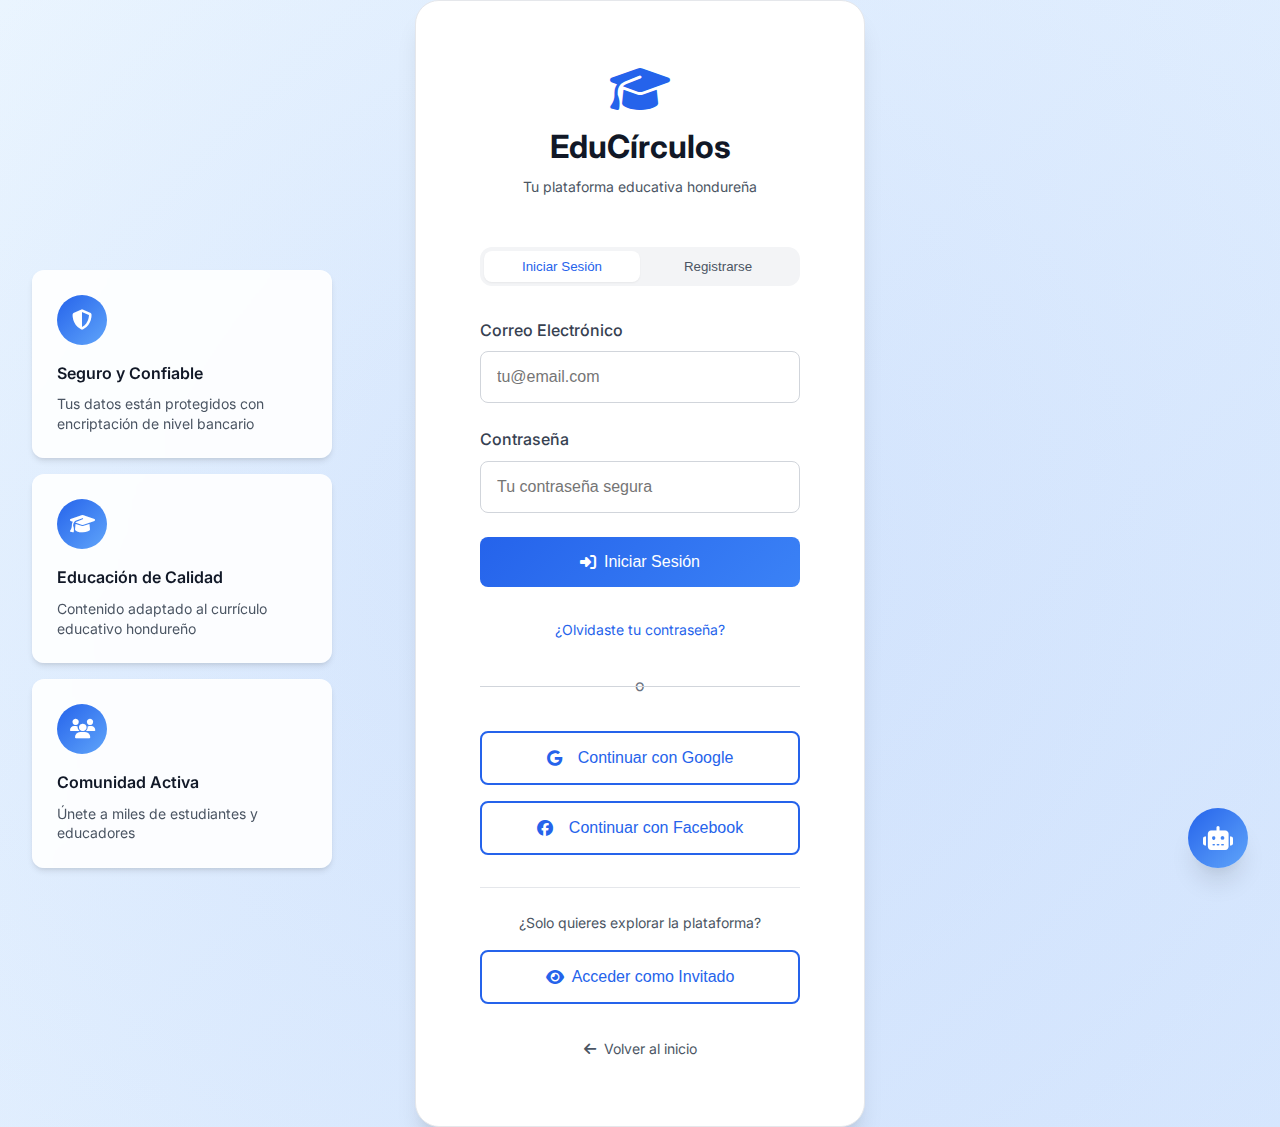
<file: login.html>
<!DOCTYPE html>
<html lang="es">
<head>
    <meta charset="UTF-8">
    <meta name="viewport" content="width=device-width, initial-scale=1.0">
    <title>Iniciar Sesión - EduCírculos</title>
    <link rel="preconnect" href="https://fonts.googleapis.com">
    <link rel="preconnect" href="https://fonts.gstatic.com" crossorigin>
    <link href="https://fonts.googleapis.com/css2?family=Inter:wght@300;400;500;600;700&display=swap" rel="stylesheet">
    <link rel="stylesheet" href="assets/css/style.css">
    <link rel="stylesheet" href="https://cdnjs.cloudflare.com/ajax/libs/font-awesome/6.4.0/css/all.min.css">
</head>
<body>
    <div class="auth-container">
        <div class="auth-card">
            <!-- Logo y Título -->
            <div class="auth-logo">
                <i class="fas fa-graduation-cap"></i>
                <h1>EduCírculos</h1>
                <p>Tu plataforma educativa hondureña</p>
            </div>

            <!-- Tabs de Navegación -->
            <div class="auth-tabs">
                <button class="auth-tab active" data-tab="loginForm">Iniciar Sesión</button>
                <button class="auth-tab" data-tab="registerForm">Registrarse</button>
            </div>

            <!-- Formulario de Inicio de Sesión -->
            <form id="loginForm" class="auth-form" style="display: block;">
                <div class="form-group">
                    <label for="loginEmail">Correo Electrónico</label>
                    <input 
                        type="email" 
                        id="loginEmail" 
                        name="email" 
                        required 
                        placeholder="tu@email.com"
                    >
                </div>

                <div class="form-group">
                    <label for="loginPassword">Contraseña</label>
                    <input 
                        type="password" 
                        id="loginPassword" 
                        name="password" 
                        required 
                        placeholder="Tu contraseña segura"
                    >
                </div>

                <div class="form-actions">
                    <button type="submit" class="btn btn-primary btn-full">
                        <i class="fas fa-sign-in-alt"></i>
                        Iniciar Sesión
                    </button>
                    
                    <a href="#" class="forgot-password">¿Olvidaste tu contraseña?</a>
                </div>
            </form>

            <!-- Formulario de Registro -->
            <form id="registerForm" class="auth-form" style="display: none;">
                <div class="form-group">
                    <label for="registerName">Nombre Completo</label>
                    <input 
                        type="text" 
                        id="registerName" 
                        name="name" 
                        required 
                        placeholder="Tu nombre completo"
                    >
                </div>

                <div class="form-group">
                    <label for="registerEmail">Correo Electrónico</label>
                    <input 
                        type="email" 
                        id="registerEmail" 
                        name="email" 
                        required 
                        placeholder="tu@email.com"
                    >
                </div>

                <div class="form-group">
                    <label for="registerPassword">Contraseña</label>
                    <input 
                        type="password" 
                        id="registerPassword" 
                        name="password" 
                        required 
                        placeholder="Mínimo 8 caracteres"
                    >
                </div>

                <div class="form-group">
                    <label for="confirmPassword">Confirmar Contraseña</label>
                    <input 
                        type="password" 
                        id="confirmPassword" 
                        name="confirmPassword" 
                        required 
                        placeholder="Repite tu contraseña"
                    >
                </div>

                <div class="form-group">
                    <label class="checkbox-label">
                        <input type="checkbox" name="acceptTerms" required>
                        <span class="checkmark"></span>
                        Acepto los <a href="#" class="link">términos de uso</a> y <a href="#" class="link">política de privacidad</a>
                    </label>
                </div>

                <div class="form-actions">
                    <button type="submit" class="btn btn-primary btn-full">
                        <i class="fas fa-user-plus"></i>
                        Crear Cuenta
                    </button>
                </div>
            </form>

            <!-- Divider -->
            <div class="divider">
                <span>o</span>
            </div>

            <!-- Opciones de Login Social -->
            <div class="social-auth">
                <button class="btn btn-outline btn-full social-btn" data-provider="google">
                    <i class="fab fa-google"></i>
                    Continuar con Google
                </button>
                <button class="btn btn-outline btn-full social-btn" data-provider="facebook">
                    <i class="fab fa-facebook"></i>
                    Continuar con Facebook
                </button>
            </div>

            <!-- Acceso como Invitado -->
            <div class="guest-access">
                <p>¿Solo quieres explorar la plataforma?</p>
                <button id="guestAccess" class="btn btn-outline btn-full">
                    <i class="fas fa-eye"></i>
                    Acceder como Invitado
                </button>
            </div>

            <!-- Enlaces adicionales -->
            <div class="auth-links">
                <a href="index.html" class="back-link">
                    <i class="fas fa-arrow-left"></i>
                    Volver al inicio
                </a>
            </div>
        </div>

        <!-- Información adicional -->
        <div class="auth-info">
            <div class="info-card">
                <div class="info-icon">
                    <i class="fas fa-shield-alt"></i>
                </div>
                <h3>Seguro y Confiable</h3>
                <p>Tus datos están protegidos con encriptación de nivel bancario</p>
            </div>
            <div class="info-card">
                <div class="info-icon">
                    <i class="fas fa-graduation-cap"></i>
                </div>
                <h3>Educación de Calidad</h3>
                <p>Contenido adaptado al currículo educativo hondureño</p>
            </div>
            <div class="info-card">
                <div class="info-icon">
                    <i class="fas fa-users"></i>
                </div>
                <h3>Comunidad Activa</h3>
                <p>Únete a miles de estudiantes y educadores</p>
            </div>
        </div>
    </div>

    <!-- AI Assistant Button (Fixed) -->
    <div class="ai-assistant-fab" id="aiAssistantFab">
        <i class="fas fa-robot"></i>
    </div>

    <!-- AI Assistant Chat -->
    <div class="ai-chat" id="aiChat">
        <div class="ai-chat-header">
            <div class="ai-chat-title">
                <i class="fas fa-robot"></i>
                <span>Asistente EduCírculos</span>
            </div>
            <button class="ai-chat-close" id="aiChatClose">
                <i class="fas fa-times"></i>
            </button>
        </div>
        <div class="ai-chat-messages" id="aiChatMessages">
            <div class="ai-message">
                <div class="ai-message-avatar">
                    <i class="fas fa-robot"></i>
                </div>
                <div class="ai-message-content">
                    ¡Hola! ¿Necesitas ayuda con el registro o tienes preguntas sobre EduCírculos?
                </div>
            </div>
        </div>
        <div class="ai-chat-input">
            <input type="text" id="aiChatInput" placeholder="Escribe tu pregunta...">
            <button id="aiChatSend">
                <i class="fas fa-paper-plane"></i>
            </button>
        </div>
    </div>

    <script src="assets/js/app.js"></script>

    <style>
        /* Estilos específicos para la página de login */
        .forgot-password {
            display: block;
            text-align: center;
            color: var(--primary-blue);
            text-decoration: none;
            font-size: 0.875rem;
            margin-top: var(--spacing-md);
            transition: color var(--transition-fast);
        }

        .forgot-password:hover {
            color: var(--primary-blue-dark);
        }

        .checkbox-label {
            display: flex;
            align-items: flex-start;
            gap: var(--spacing-sm);
            cursor: pointer;
            font-size: 0.875rem;
            line-height: 1.5;
        }

        .checkbox-label input[type="checkbox"] {
            width: auto;
            margin: 0;
            accent-color: var(--primary-blue);
        }

        .link {
            color: var(--primary-blue);
            text-decoration: none;
        }

        .link:hover {
            text-decoration: underline;
        }

        .social-auth {
            display: flex;
            flex-direction: column;
            gap: var(--spacing-md);
            margin-bottom: var(--spacing-xl);
        }

        .social-btn {
            position: relative;
        }

        .social-btn i {
            margin-right: var(--spacing-sm);
        }

        .auth-links {
            margin-top: var(--spacing-xl);
            text-align: center;
        }

        .back-link {
            display: inline-flex;
            align-items: center;
            gap: var(--spacing-sm);
            color: var(--gray-600);
            text-decoration: none;
            font-size: 0.875rem;
            transition: color var(--transition-fast);
        }

        .back-link:hover {
            color: var(--primary-blue);
        }

        .auth-info {
            position: fixed;
            bottom: 2rem;
            left: 2rem;
            display: flex;
            flex-direction: column;
            gap: var(--spacing-md);
            max-width: 300px;
        }

        .info-card {
            background: rgba(255, 255, 255, 0.9);
            backdrop-filter: blur(10px);
            padding: var(--spacing-lg);
            border-radius: var(--radius-lg);
            border: 1px solid rgba(255, 255, 255, 0.2);
            box-shadow: var(--shadow-md);
        }

        .info-icon {
            width: 50px;
            height: 50px;
            background: linear-gradient(135deg, var(--primary-blue) 0%, var(--accent-blue) 100%);
            border-radius: 50%;
            display: flex;
            align-items: center;
            justify-content: center;
            margin-bottom: var(--spacing-md);
        }

        .info-icon i {
            color: var(--white);
            font-size: 1.25rem;
        }

        .info-card h3 {
            font-size: 1rem;
            font-weight: var(--font-weight-semibold);
            color: var(--gray-900);
            margin-bottom: var(--spacing-sm);
        }

        .info-card p {
            font-size: 0.875rem;
            color: var(--gray-600);
            line-height: 1.4;
        }

        @media (max-width: 1024px) {
            .auth-info {
                position: static;
                max-width: none;
                margin-top: var(--spacing-2xl);
                flex-direction: row;
                justify-content: center;
                flex-wrap: wrap;
            }

            .info-card {
                flex: 1;
                min-width: 200px;
            }
        }

        @media (max-width: 768px) {
            .auth-info {
                flex-direction: column;
                align-items: center;
            }

            .info-card {
                text-align: center;
                max-width: 250px;
            }
        }
    </style>
</body>
</html>
</file>
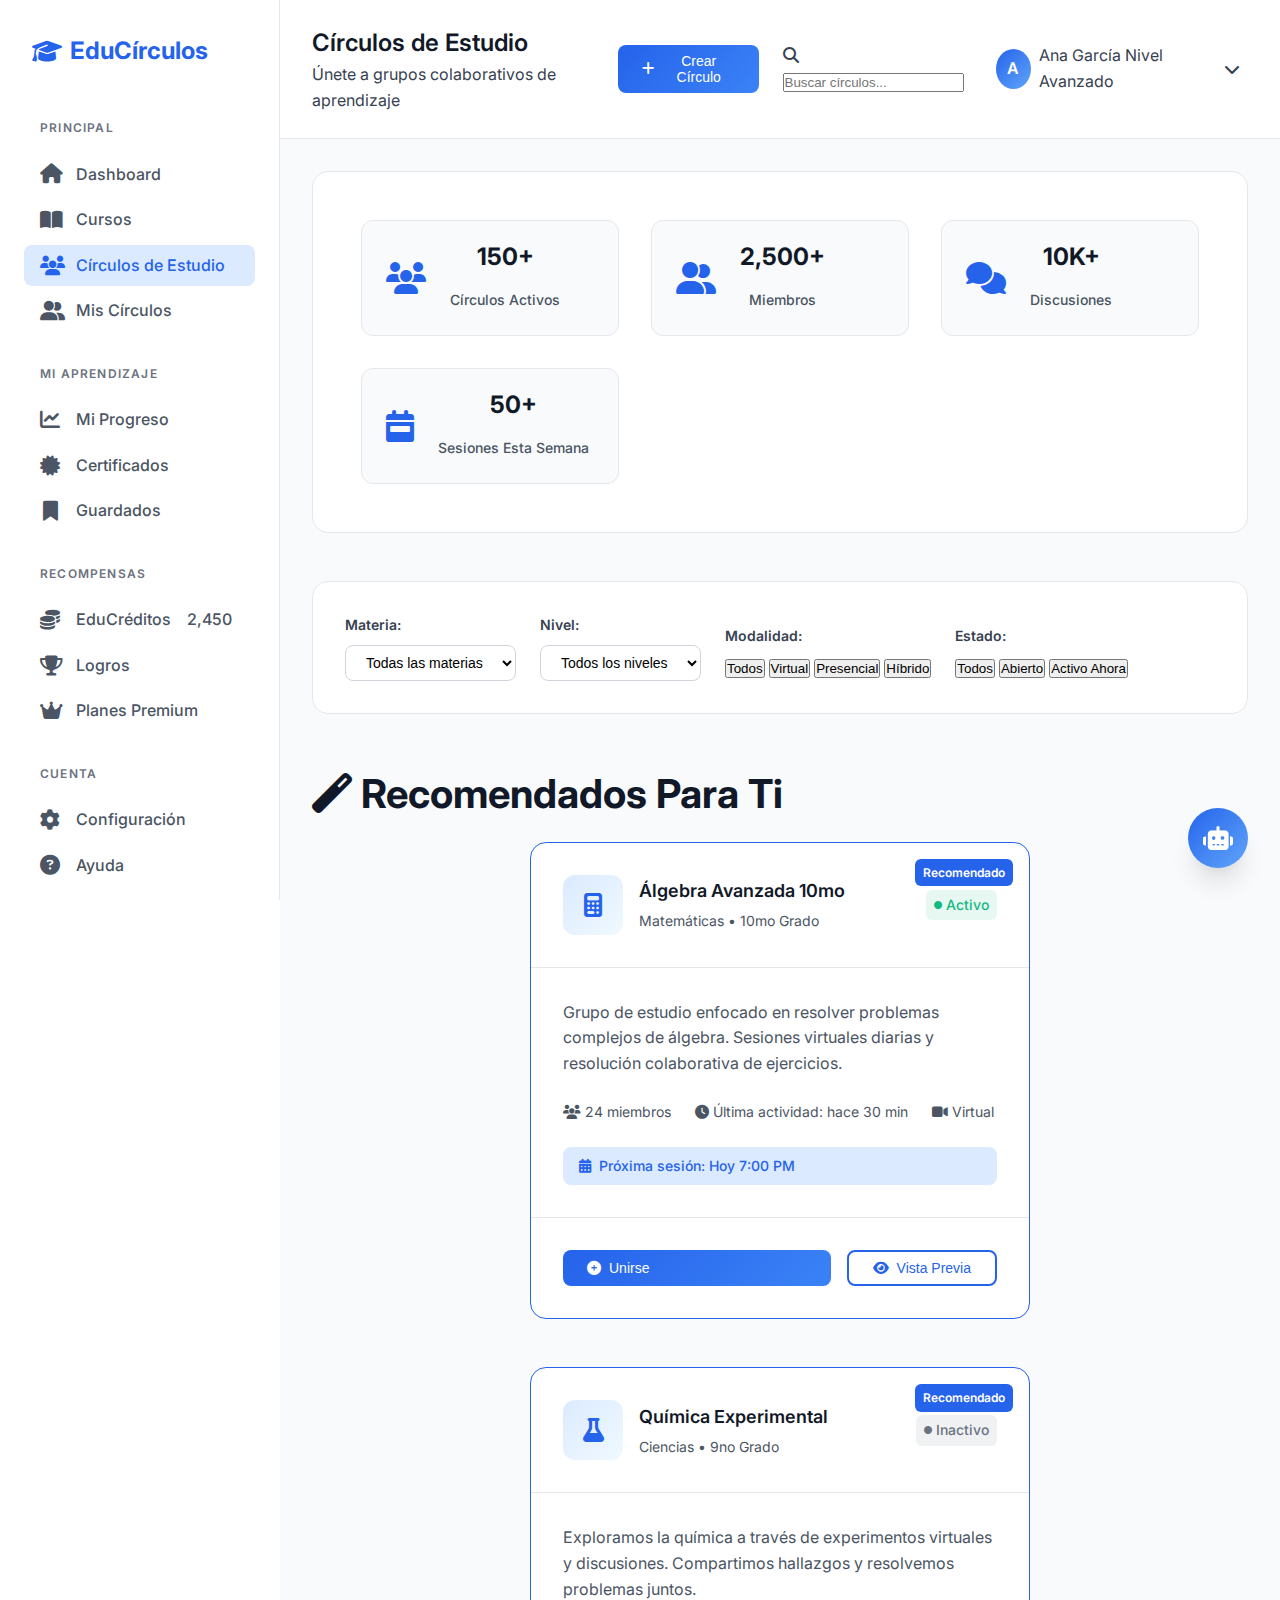
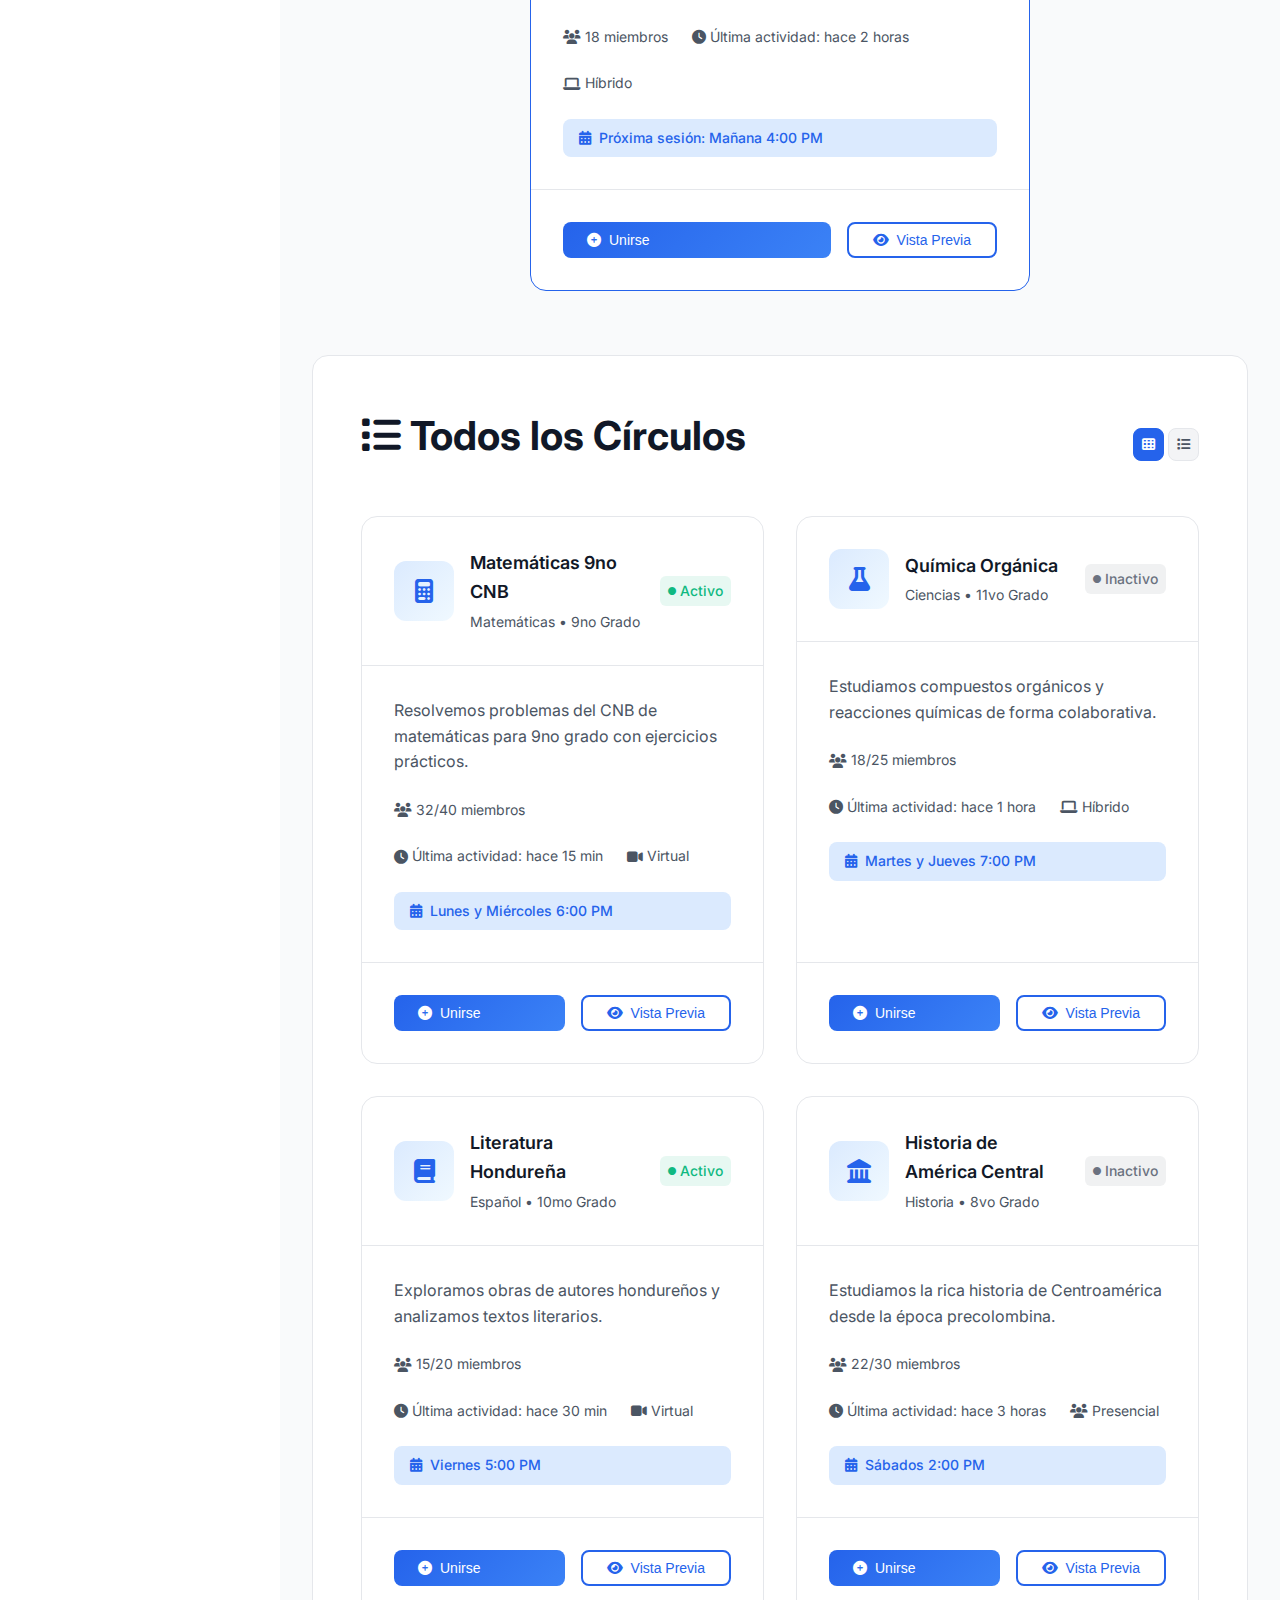
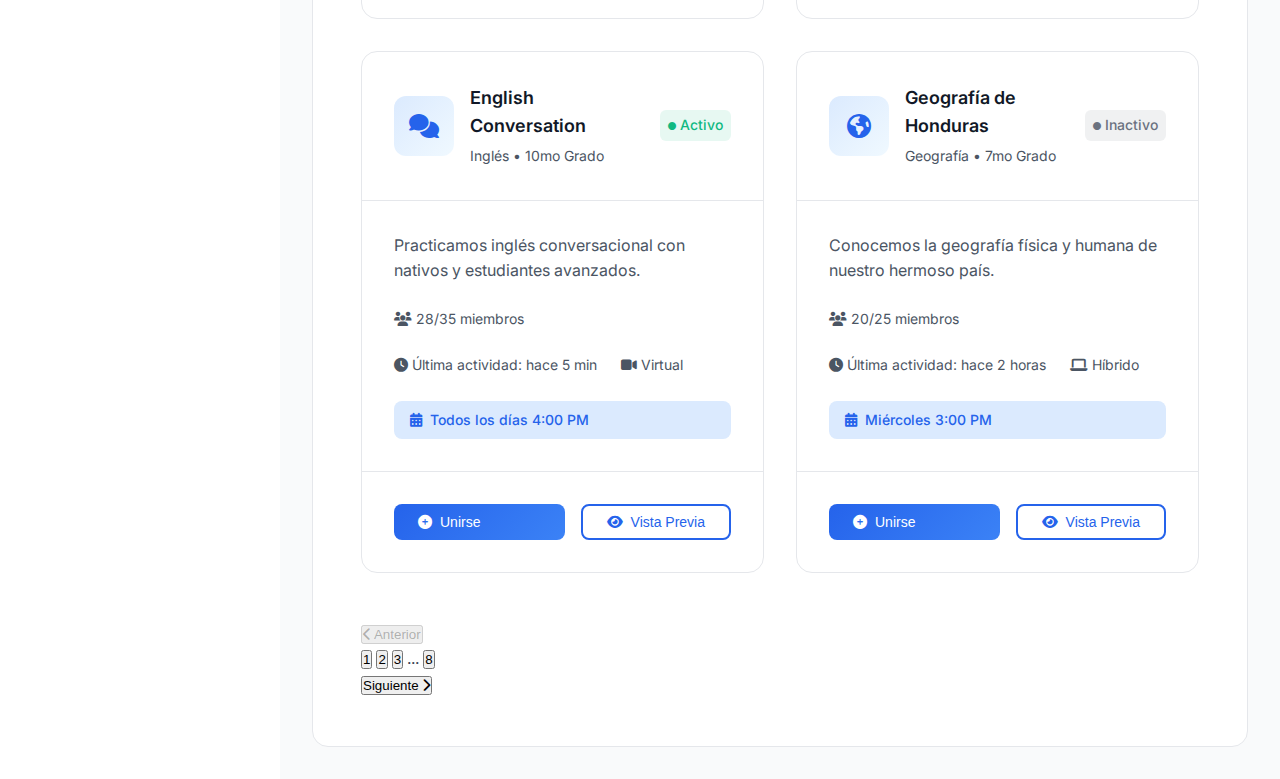
<file: pages/circulos.html>
<!DOCTYPE html>
<html lang="es">
<head>
    <meta charset="UTF-8">
    <meta name="viewport" content="width=device-width, initial-scale=1.0">
    <title>Círculos de Estudio - EduCírculos</title>
    <link rel="preconnect" href="https://fonts.googleapis.com">
    <link rel="preconnect" href="https://fonts.gstatic.com" crossorigin>
    <link href="https://fonts.googleapis.com/css2?family=Inter:wght@300;400;500;600;700&display=swap" rel="stylesheet">
    <link rel="stylesheet" href="../assets/css/style.css">
    <link rel="stylesheet" href="https://cdnjs.cloudflare.com/ajax/libs/font-awesome/6.4.0/css/all.min.css">

    <style>
        /* Estilos específicos para círculos de estudio */
        .circles-header {
            background: var(--white);
            padding: var(--spacing-2xl);
            border-radius: var(--radius-xl);
            border: 1px solid var(--gray-200);
            margin-bottom: var(--spacing-2xl);
        }

        .circles-stats {
            display: grid;
            grid-template-columns: repeat(auto-fit, minmax(200px, 1fr));
            gap: var(--spacing-xl);
        }

        .stat-item {
            display: flex;
            align-items: center;
            gap: var(--spacing-lg);
            padding: var(--spacing-lg);
            background: var(--gray-50);
            border-radius: var(--radius-lg);
            border: 1px solid var(--gray-200);
            transition: all var(--transition-normal);
        }

        .stat-item:hover {
            transform: translateY(-2px);
            box-shadow: var(--shadow-md);
        }

        .stat-item i {
            font-size: 2rem;
            color: var(--primary-blue);
        }

        .stat-content {
            display: flex;
            flex-direction: column;
        }

        .stat-number {
            font-size: 1.5rem;
            font-weight: var(--font-weight-bold);
            color: var(--gray-900);
            line-height: 1;
        }

        .stat-label {
            font-size: 0.875rem;
            color: var(--gray-600);
            margin-top: var(--spacing-xs);
        }

        .filters-panel {
            background: var(--white);
            padding: var(--spacing-xl);
            border-radius: var(--radius-xl);
            border: 1px solid var(--gray-200);
            margin-bottom: var(--spacing-2xl);
            display: flex;
            flex-wrap: wrap;
            gap: var(--spacing-lg);
            align-items: end;
        }

        .filter-group {
            display: flex;
            flex-direction: column;
            gap: var(--spacing-sm);
            min-width: 150px;
        }

        .filter-group label {
            font-size: 0.875rem;
            font-weight: var(--font-weight-semibold);
            color: var(--gray-700);
        }

        .filter-select {
            padding: var(--spacing-sm) var(--spacing-md);
            border: 1px solid var(--gray-300);
            border-radius: var(--radius-md);
            background: var(--white);
            font-size: 0.875rem;
            cursor: pointer;
            transition: border-color var(--transition-fast);
        }

        .filter-select:focus {
            outline: none;
            border-color: var(--primary-blue);
        }

        .recommended-section {
            margin-bottom: var(--spacing-3xl);
        }

        .recommended-grid {
            display: grid;
            grid-template-columns: repeat(auto-fit, minmax(450px, 1fr));
            gap: var(--spacing-2xl);
        }

        .circle-card {
            background: var(--white);
            border: 1px solid var(--gray-200);
            border-radius: var(--radius-xl);
            overflow: hidden;
            transition: all var(--transition-normal);
            display: flex;
            flex-direction: column;
        }

        .circle-card:hover {
            transform: translateY(-4px);
            box-shadow: var(--shadow-xl);
            border-color: var(--primary-blue);
        }

        .circle-card.recommended {
            border-color: var(--primary-blue);
            position: relative;
        }

        .circle-card.recommended::before {
            content: 'Recomendado';
            position: absolute;
            top: var(--spacing-md);
            right: var(--spacing-md);
            background: var(--primary-blue);
            color: var(--white);
            padding: var(--spacing-xs) var(--spacing-sm);
            border-radius: var(--radius-sm);
            font-size: 0.75rem;
            font-weight: var(--font-weight-semibold);
            z-index: 1;
        }

        .circle-header {
            padding: var(--spacing-xl);
            border-bottom: 1px solid var(--gray-200);
            display: flex;
            align-items: center;
            gap: var(--spacing-md);
        }

        .circle-avatar {
            width: 60px;
            height: 60px;
            background: linear-gradient(135deg, var(--light-blue) 0%, var(--extra-light-blue) 100%);
            border-radius: var(--radius-lg);
            display: flex;
            align-items: center;
            justify-content: center;
            flex-shrink: 0;
        }

        .circle-avatar i {
            font-size: 1.5rem;
            color: var(--primary-blue);
        }

        .circle-info {
            flex: 1;
        }

        .circle-name {
            font-size: 1.125rem;
            font-weight: var(--font-weight-semibold);
            color: var(--gray-900);
            margin-bottom: var(--spacing-xs);
        }

        .circle-subject {
            font-size: 0.875rem;
            color: var(--gray-600);
        }

        .circle-status {
            display: flex;
            align-items: center;
            gap: var(--spacing-xs);
            font-size: 0.875rem;
            font-weight: var(--font-weight-medium);
            padding: var(--spacing-xs) var(--spacing-sm);
            border-radius: var(--radius-sm);
        }

        .circle-status.online {
            background: rgba(16, 185, 129, 0.1);
            color: var(--success);
        }

        .circle-status.offline {
            background: rgba(107, 114, 128, 0.1);
            color: var(--gray-500);
        }

        .circle-status i {
            font-size: 0.5rem;
        }

        .circle-content {
            padding: var(--spacing-xl);
            flex: 1;
        }

        .circle-description {
            color: var(--gray-600);
            line-height: 1.6;
            margin-bottom: var(--spacing-lg);
        }

        .circle-meta {
            display: flex;
            flex-wrap: wrap;
            gap: var(--spacing-lg);
            margin-bottom: var(--spacing-lg);
            font-size: 0.875rem;
            color: var(--gray-600);
        }

        .circle-meta span {
            display: flex;
            align-items: center;
            gap: var(--spacing-xs);
        }

        .circle-schedule {
            display: flex;
            align-items: center;
            gap: var(--spacing-sm);
            padding: var(--spacing-sm) var(--spacing-md);
            background: var(--light-blue);
            border-radius: var(--radius-md);
            font-size: 0.875rem;
            color: var(--primary-blue);
            font-weight: var(--font-weight-medium);
        }

        .circle-actions {
            padding: var(--spacing-xl);
            border-top: 1px solid var(--gray-200);
            display: flex;
            gap: var(--spacing-md);
        }

        .btn-join {
            flex: 1;
        }

        .all-circles-section {
            background: var(--white);
            padding: var(--spacing-2xl);
            border-radius: var(--radius-xl);
            border: 1px solid var(--gray-200);
        }

        .section-header {
            display: flex;
            justify-content: space-between;
            align-items: center;
            margin-bottom: var(--spacing-xl);
        }

        .view-controls {
            display: flex;
            gap: var(--spacing-xs);
        }

        .view-btn {
            padding: var(--spacing-sm);
            background: var(--gray-100);
            border: 1px solid var(--gray-200);
            border-radius: var(--radius-md);
            color: var(--gray-600);
            cursor: pointer;
            transition: all var(--transition-fast);
        }

        .view-btn:hover, .view-btn.active {
            background: var(--primary-blue);
            border-color: var(--primary-blue);
            color: var(--white);
        }

        .circles-grid {
            display: grid;
            grid-template-columns: repeat(auto-fit, minmax(400px, 1fr));
            gap: var(--spacing-xl);
            margin-bottom: var(--spacing-2xl);
        }

        /* Modal Styles */
        .modal {
            display: none;
            position: fixed;
            top: 0;
            left: 0;
            right: 0;
            bottom: 0;
            background: rgba(0, 0, 0, 0.5);
            z-index: 10000;
            align-items: center;
            justify-content: center;
            padding: var(--spacing-xl);
        }

        .modal.active {
            display: flex;
        }

        .modal-content {
            background: var(--white);
            border-radius: var(--radius-xl);
            max-width: 600px;
            width: 100%;
            max-height: 90vh;
            overflow-y: auto;
            box-shadow: var(--shadow-xl);
        }

        .modal-header {
            padding: var(--spacing-2xl);
            border-bottom: 1px solid var(--gray-200);
            display: flex;
            justify-content: space-between;
            align-items: center;
        }

        .modal-header h2 {
            font-size: 1.5rem;
            font-weight: var(--font-weight-bold);
            color: var(--gray-900);
        }

        .modal-close {
            background: none;
            border: none;
            color: var(--gray-400);
            cursor: pointer;
            padding: var(--spacing-sm);
            border-radius: var(--radius-md);
            transition: all var(--transition-fast);
        }

        .modal-close:hover {
            background: var(--gray-100);
            color: var(--gray-600);
        }

        .modal-body {
            padding: var(--spacing-2xl);
        }

        .form-row {
            display: grid;
            grid-template-columns: 1fr 1fr;
            gap: var(--spacing-lg);
            margin-bottom: var(--spacing-lg);
        }

        .form-group {
            display: flex;
            flex-direction: column;
            gap: var(--spacing-sm);
        }

        .form-group label {
            font-size: 0.875rem;
            font-weight: var(--font-weight-semibold);
            color: var(--gray-700);
        }

        .form-group input,
        .form-group select,
        .form-group textarea {
            padding: var(--spacing-md);
            border: 1px solid var(--gray-300);
            border-radius: var(--radius-md);
            font-size: 1rem;
            transition: border-color var(--transition-fast);
        }

        .form-group input:focus,
        .form-group select:focus,
        .form-group textarea:focus {
            outline: none;
            border-color: var(--primary-blue);
            box-shadow: 0 0 0 3px rgba(37, 99, 235, 0.1);
        }

        .form-group textarea {
            resize: vertical;
            min-height: 80px;
        }

        .checkbox-label {
            display: flex;
            align-items: center;
            gap: var(--spacing-sm);
            cursor: pointer;
            font-size: 0.875rem;
            color: var(--gray-700);
        }

        .checkbox-label input[type="checkbox"] {
            width: auto;
            margin: 0;
            accent-color: var(--primary-blue);
        }

        .modal-actions {
            display: flex;
            gap: var(--spacing-md);
            justify-content: flex-end;
            margin-top: var(--spacing-2xl);
            padding-top: var(--spacing-xl);
            border-top: 1px solid var(--gray-200);
        }

        /* Responsive Design */
        @media (max-width: 1200px) {
            .recommended-grid,
            .circles-grid {
                grid-template-columns: repeat(auto-fit, minmax(350px, 1fr));
            }
        }

        @media (max-width: 768px) {
            .circles-stats {
                grid-template-columns: repeat(2, 1fr);
                gap: var(--spacing-md);
            }

            .filters-panel {
                flex-direction: column;
                align-items: stretch;
                gap: var(--spacing-md);
            }

            .filter-group {
                min-width: auto;
            }

            .recommended-grid,
            .circles-grid {
                grid-template-columns: 1fr;
            }

            .circle-header {
                padding: var(--spacing-lg);
            }

            .circle-content {
                padding: var(--spacing-md);
            }

            .circle-actions {
                padding: var(--spacing-lg);
                flex-direction: column;
            }

            .form-row {
                grid-template-columns: 1fr;
            }

            .modal-content {
                margin: var(--spacing-lg);
                max-width: calc(100vw - 2rem);
            }
        }

        @media (max-width: 480px) {
            .circles-stats {
                grid-template-columns: 1fr;
            }

            .stat-item {
                padding: var(--spacing-md);
            }

            .section-header {
                flex-direction: column;
                gap: var(--spacing-md);
                align-items: stretch;
            }

            .circles-header,
            .filters-panel,
            .all-circles-section {
                padding: var(--spacing-lg);
            }
        }
    </style>
</head>
<body>
    <div class="dashboard">
        <aside class="sidebar">
            <div class="sidebar-logo">
                <i class="fas fa-graduation-cap"></i>
                <span>EduCírculos</span>
            </div>

            <nav class="sidebar-nav">
                <div class="nav-section">
                    <h4 class="nav-section-title">Principal</h4>
                    <a href="../dashboard.html" class="nav-item">
                        <i class="fas fa-home"></i>
                        <span>Dashboard</span>
                    </a>
                    <a href="cursos.html" class="nav-item">
                        <i class="fas fa-book-open"></i>
                        <span>Cursos</span>
                    </a>
                    <a href="circulos.html" class="nav-item active">
                        <i class="fas fa-users"></i>
                        <span>Círculos de Estudio</span>
                    </a>
                    <a href="mis-circulos.html" class="nav-item">
                        <i class="fas fa-user-friends"></i>
                        <span>Mis Círculos</span>
                    </a>
                </div>

                <div class="nav-section">
                    <h4 class="nav-section-title">Mi Aprendizaje</h4>
                    <a href="#" class="nav-item">
                        <i class="fas fa-chart-line"></i>
                        <span>Mi Progreso</span>
                    </a>
                    <a href="#" class="nav-item">
                        <i class="fas fa-certificate"></i>
                        <span>Certificados</span>
                    </a>
                    <a href="#" class="nav-item">
                        <i class="fas fa-bookmark"></i>
                        <span>Guardados</span>
                    </a>
                </div>

                <div class="nav-section">
                    <h4 class="nav-section-title">Recompensas</h4>
                    <a href="educreditos.html" class="nav-item">
                        <i class="fas fa-coins"></i>
                        <span>EduCréditos</span>
                        <span class="nav-badge educreditos-count">2,450</span>
                    </a>
                    <a href="ganancias.html" class="nav-item">
                        <i class="fas fa-trophy"></i>
                        <span>Logros</span>
                    </a>
                    <a href="planes.html" class="nav-item">
                        <i class="fas fa-crown"></i>
                        <span>Planes Premium</span>
                    </a>
                </div>

                <div class="nav-section">
                    <h4 class="nav-section-title">Cuenta</h4>
                    <a href="#" class="nav-item">
                        <i class="fas fa-cog"></i>
                        <span>Configuración</span>
                    </a>
                    <a href="#" class="nav-item">
                        <i class="fas fa-question-circle"></i>
                        <span>Ayuda</span>
                    </a>
                    <a href="../index.html" class="nav-item">
                        <i class="fas fa-sign-out-alt"></i>
                        <span>Cerrar Sesión</span>
                    </a>
                </div>
            </nav>
        </aside>

        <main class="main-content">
            <header class="top-bar">
                <div class="page-info">
                    <h1 class="page-title">Círculos de Estudio</h1>
                    <p class="page-subtitle">Únete a grupos colaborativos de aprendizaje</p>
                </div>

                <div class="top-bar-actions">
                    <button class="btn btn-primary" id="createCircleBtn">
                        <i class="fas fa-plus"></i>
                        Crear Círculo
                    </button>

                    <div class="search-box">
                        <i class="fas fa-search"></i>
                        <input type="text" class="search-circles" placeholder="Buscar círculos...">
                    </div>

                    <div class="user-menu">
                        <div class="user-avatar">A</div>
                        <div class="user-info">
                            <span class="user-name">Ana García</span>
                            <span class="user-level">Nivel Avanzado</span>
                        </div>
                        <i class="fas fa-chevron-down"></i>
                    </div>
                </div>
            </header>

            <div class="content-area">
                <section class="circles-header">
                    <div class="circles-stats">
                        <div class="stat-item">
                            <i class="fas fa-users"></i>
                            <div class="stat-content">
                                <span class="stat-number">150+</span>
                                <span class="stat-label">Círculos Activos</span>
                            </div>
                        </div>
                        <div class="stat-item">
                            <i class="fas fa-user-friends"></i>
                            <div class="stat-content">
                                <span class="stat-number">2,500+</span>
                                <span class="stat-label">Miembros</span>
                            </div>
                        </div>
                        <div class="stat-item">
                            <i class="fas fa-comments"></i>
                            <div class="stat-content">
                                <span class="stat-number">10K+</span>
                                <span class="stat-label">Discusiones</span>
                            </div>
                        </div>
                        <div class="stat-item">
                            <i class="fas fa-calendar-week"></i>
                            <div class="stat-content">
                                <span class="stat-number">50+</span>
                                <span class="stat-label">Sesiones Esta Semana</span>
                            </div>
                        </div>
                    </div>
                </section>

                <section class="filters-panel">
                    <div class="filter-group">
                        <label>Materia:</label>
                        <select class="filter-select">
                            <option value="">Todas las materias</option>
                            <option value="matematicas">Matemáticas</option>
                            <option value="ciencias">Ciencias</option>
                            <option value="espanol">Español</option>
                            <option value="historia">Historia</option>
                            <option value="ingles">Inglés</option>
                            <option value="geografia">Geografía</option>
                        </select>
                    </div>

                    <div class="filter-group">
                        <label>Nivel:</label>
                        <select class="filter-select">
                            <option value="">Todos los niveles</option>
                            <option value="7mo">7mo Grado</option>
                            <option value="8vo">8vo Grado</option>
                            <option value="9no">9no Grado</option>
                            <option value="10mo">10mo Grado</option>
                            <option value="11vo">11vo Grado</option>
                        </select>
                    </div>

                    <div class="filter-group">
                        <label>Modalidad:</label>
                        <div class="filter-buttons">
                            <button class="filter-btn active" data-filter="all">Todos</button>
                            <button class="filter-btn" data-filter="virtual">Virtual</button>
                            <button class="filter-btn" data-filter="presencial">Presencial</button>
                            <button class="filter-btn" data-filter="hibrido">Híbrido</button>
                        </div>
                    </div>

                    <div class="filter-group">
                        <label>Estado:</label>
                        <div class="filter-buttons">
                            <button class="filter-btn active" data-filter="all">Todos</button>
                            <button class="filter-btn" data-filter="abierto">Abierto</button>
                            <button class="filter-btn" data-filter="activo">Activo Ahora</button>
                        </div>
                    </div>
                </section>

                <section class="recommended-section">
                    <h2 class="section-title">
                        <i class="fas fa-magic"></i>
                        Recomendados Para Ti
                    </h2>
                    <div class="recommended-grid">
                        <div class="circle-card recommended">
                            <div class="circle-header">
                                <div class="circle-avatar">
                                    <i class="fas fa-calculator"></i>
                                </div>
                                <div class="circle-info">
                                    <h3 class="circle-name">Álgebra Avanzada 10mo</h3>
                                    <p class="circle-subject">Matemáticas • 10mo Grado</p>
                                </div>
                                <div class="circle-status online">
                                    <i class="fas fa-circle"></i>
                                    Activo
                                </div>
                            </div>
                            <div class="circle-content">
                                <p class="circle-description">
                                    Grupo de estudio enfocado en resolver problemas complejos de álgebra. 
                                    Sesiones virtuales diarias y resolución colaborativa de ejercicios.
                                </p>
                                <div class="circle-meta">
                                    <span class="circle-members">
                                        <i class="fas fa-users"></i>
                                        24 miembros
                                    </span>
                                    <span class="circle-activity">
                                        <i class="fas fa-clock"></i>
                                        Última actividad: hace 30 min
                                    </span>
                                    <span class="circle-mode">
                                        <i class="fas fa-video"></i>
                                        Virtual
                                    </span>
                                </div>
                                <div class="circle-schedule">
                                    <i class="fas fa-calendar-alt"></i>
                                    <span>Próxima sesión: Hoy 7:00 PM</span>
                                </div>
                            </div>
                            <div class="circle-actions">
                                <button class="btn btn-primary btn-join">
                                    <i class="fas fa-plus-circle"></i>
                                    Unirse
                                </button>
                                <button class="btn btn-outline btn-preview">
                                    <i class="fas fa-eye"></i>
                                    Vista Previa
                                </button>
                            </div>
                        </div>

                        <div class="circle-card recommended">
                            <div class="circle-header">
                                <div class="circle-avatar">
                                    <i class="fas fa-flask"></i>
                                </div>
                                <div class="circle-info">
                                    <h3 class="circle-name">Química Experimental</h3>
                                    <p class="circle-subject">Ciencias • 9no Grado</p>
                                </div>
                                <div class="circle-status offline">
                                    <i class="fas fa-circle"></i>
                                    Inactivo
                                </div>
                            </div>
                            <div class="circle-content">
                                <p class="circle-description">
                                    Exploramos la química a través de experimentos virtuales y discusiones. 
                                    Compartimos hallazgos y resolvemos problemas juntos.
                                </p>
                                <div class="circle-meta">
                                    <span class="circle-members">
                                        <i class="fas fa-users"></i>
                                        18 miembros
                                    </span>
                                    <span class="circle-activity">
                                        <i class="fas fa-clock"></i>
                                        Última actividad: hace 2 horas
                                    </span>
                                    <span class="circle-mode">
                                        <i class="fas fa-laptop"></i>
                                        Híbrido
                                    </span>
                                </div>
                                <div class="circle-schedule">
                                    <i class="fas fa-calendar-alt"></i>
                                    <span>Próxima sesión: Mañana 4:00 PM</span>
                                </div>
                            </div>
                            <div class="circle-actions">
                                <button class="btn btn-primary btn-join">
                                    <i class="fas fa-plus-circle"></i>
                                    Unirse
                                </button>
                                <button class="btn btn-outline btn-preview">
                                    <i class="fas fa-eye"></i>
                                    Vista Previa
                                </button>
                            </div>
                        </div>
                    </div>
                </section>

                <section class="all-circles-section">
                    <div class="section-header">
                        <h2 class="section-title">
                            <i class="fas fa-list"></i>
                            Todos los Círculos
                        </h2>
                        <div class="view-controls">
                            <button class="view-btn active" data-view="grid">
                                <i class="fas fa-th"></i>
                            </button>
                            <button class="view-btn" data-view="list">
                                <i class="fas fa-list"></i>
                            </button>
                        </div>
                    </div>

                    <div class="circles-grid" id="circlesGrid">
                        </div>

                    <div class="pagination">
                        <button class="pagination-btn" disabled>
                            <i class="fas fa-chevron-left"></i>
                            Anterior
                        </button>
                        <div class="pagination-numbers">
                            <button class="pagination-number active">1</button>
                            <button class="pagination-number">2</button>
                            <button class="pagination-number">3</button>
                            <span class="pagination-dots">...</span>
                            <button class="pagination-number">8</button>
                        </div>
                        <button class="pagination-btn">
                            Siguiente
                            <i class="fas fa-chevron-right"></i>
                        </button>
                    </div>
                </section>
            </div>
        </main>
    </div>

    <div class="modal" id="createCircleModal">
        <div class="modal-content">
            <div class="modal-header">
                <h2>Crear Nuevo Círculo de Estudio</h2>
                <button class="modal-close" id="closeCreateModal">
                    <i class="fas fa-times"></i>
                </button>
            </div>
            <form class="modal-body" id="createCircleForm">
                <div class="form-row">
                    <div class="form-group">
                        <label for="circleName">Nombre del Círculo*</label>
                        <input type="text" id="circleName" name="name" required placeholder="Ej: Álgebra para Principiantes">
                    </div>
                    <div class="form-group">
                        <label for="circleSubject">Materia*</label>
                        <select id="circleSubject" name="subject" required>
                            <option value="">Seleccionar materia</option>
                            <option value="matematicas">Matemáticas</option>
                            <option value="ciencias">Ciencias</option>
                            <option value="espanol">Español</option>
                            <option value="historia">Historia</option>
                            <option value="ingles">Inglés</option>
                            <option value="geografia">Geografía</option>
                        </select>
                    </div>
                </div>

                <div class="form-row">
                    <div class="form-group">
                        <label for="circleLevel">Nivel Educativo*</label>
                        <select id="circleLevel" name="level" required>
                            <option value="">Seleccionar nivel</option>
                            <option value="7mo">7mo Grado</option>
                            <option value="8vo">8vo Grado</option>
                            <option value="9no">9no Grado</option>
                            <option value="10mo">10mo Grado</option>
                            <option value="11vo">11vo Grado</option>
                        </select>
                    </div>
                    <div class="form-group">
                        <label for="circleMode">Modalidad*</label>
                        <select id="circleMode" name="mode" required>
                            <option value="">Seleccionar modalidad</option>
                            <option value="virtual">Virtual</option>
                            <option value="presencial">Presencial</option>
                            <option value="hibrido">Híbrido</option>
                        </select>
                    </div>
                </div>

                <div class="form-group">
                    <label for="circleDescription">Descripción*</label>
                    <textarea id="circleDescription" name="description" required rows="3" 
                              placeholder="Describe el propósito y objetivos del círculo..."></textarea>
                </div>

                <div class="form-row">
                    <div class="form-group">
                        <label for="maxMembers">Máximo de Miembros</label>
                        <input type="number" id="maxMembers" name="maxMembers" min="5" max="50" value="20">
                    </div>
                    <div class="form-group">
                        <label for="circleSchedule">Horario de Reuniones</label>
                        <input type="text" id="circleSchedule" name="schedule" 
                               placeholder="Ej: Lunes y Miércoles 7:00 PM">
                    </div>
                </div>

                <div class="form-group">
                    <label class="checkbox-label">
                        <input type="checkbox" name="isPrivate">
                        <span class="checkmark"></span>
                        Círculo privado (requiere aprobación para unirse)
                    </label>
                </div>

                <div class="modal-actions">
                    <button type="button" class="btn btn-outline" id="cancelCreate">Cancelar</button>
                    <button type="submit" class="btn btn-primary">
                        <i class="fas fa-plus-circle"></i>
                        Crear Círculo
                    </button>
                </div>
            </form>
        </div>
    </div>

    <div class="ai-assistant-fab" id="aiAssistantFab">
        <i class="fas fa-robot"></i>
    </div>

    <div class="ai-chat" id="aiChat">
        <div class="ai-chat-header">
            <div class="ai-chat-title">
                <i class="fas fa-robot"></i>
                <span>Asistente EduCírculos</span>
            </div>
            <button class="ai-chat-close" id="aiChatClose">
                <i class="fas fa-times"></i>
            </button>
        </div>
        <div class="ai-chat-messages" id="aiChatMessages">
        </div>
        <div class="ai-chat-input">
            <input type="text" id="aiChatInput" placeholder="¿Necesitas ayuda encontrando un círculo?">
            <button id="aiChatSend">
                <i class="fas fa-paper-plane"></i>
            </button>
        </div>
    </div>

    <script src="../assets/js/app.js"></script>

    <script>
        // JavaScript específico para círculos de estudio
        document.addEventListener('DOMContentLoaded', function() {
            // Datos de ejemplo para círculos
            const circlesData = [
                {
                    id: 1,
                    name: 'Matemáticas 9no CNB',
                    subject: 'Matemáticas',
                    level: '9no Grado',
                    description: 'Resolvemos problemas del CNB de matemáticas para 9no grado con ejercicios prácticos.',
                    members: 32,
                    maxMembers: 40,
                    mode: 'Virtual',
                    status: 'online',
                    lastActivity: 'hace 15 min',
                    schedule: 'Lunes y Miércoles 6:00 PM',
                    icon: 'calculator'
                },
                {
                    id: 2,
                    name: 'Química Orgánica',
                    subject: 'Ciencias',
                    level: '11vo Grado',
                    description: 'Estudiamos compuestos orgánicos y reacciones químicas de forma colaborativa.',
                    members: 18,
                    maxMembers: 25,
                    mode: 'Híbrido',
                    status: 'offline',
                    lastActivity: 'hace 1 hora',
                    schedule: 'Martes y Jueves 7:00 PM',
                    icon: 'flask'
                },
                {
                    id: 3,
                    name: 'Literatura Hondureña',
                    subject: 'Español',
                    level: '10mo Grado',
                    description: 'Exploramos obras de autores hondureños y analizamos textos literarios.',
                    members: 15,
                    maxMembers: 20,
                    mode: 'Virtual',
                    status: 'online',
                    lastActivity: 'hace 30 min',
                    schedule: 'Viernes 5:00 PM',
                    icon: 'book'
                },
                {
                    id: 4,
                    name: 'Historia de América Central',
                    subject: 'Historia',
                    level: '8vo Grado',
                    description: 'Estudiamos la rica historia de Centroamérica desde la época precolombina.',
                    members: 22,
                    maxMembers: 30,
                    mode: 'Presencial',
                    status: 'offline',
                    lastActivity: 'hace 3 horas',
                    schedule: 'Sábados 2:00 PM',
                    icon: 'landmark'
                },
                {
                    id: 5,
                    name: 'English Conversation',
                    subject: 'Inglés',
                    level: '10mo Grado',
                    description: 'Practicamos inglés conversacional con nativos y estudiantes avanzados.',
                    members: 28,
                    maxMembers: 35,
                    mode: 'Virtual',
                    status: 'online',
                    lastActivity: 'hace 5 min',
                    schedule: 'Todos los días 4:00 PM',
                    icon: 'comments'
                },
                {
                    id: 6,
                    name: 'Geografía de Honduras',
                    subject: 'Geografía',
                    level: '7mo Grado',
                    description: 'Conocemos la geografía física y humana de nuestro hermoso país.',
                    members: 20,
                    maxMembers: 25,
                    mode: 'Híbrido',
                    status: 'offline',
                    lastActivity: 'hace 2 horas',
                    schedule: 'Miércoles 3:00 PM',
                    icon: 'globe-americas'
                }
            ];

            // Renderizar círculos
            function renderCircles(circles = circlesData) {
                const grid = document.getElementById('circlesGrid');
                if (!grid) return;

                grid.innerHTML = circles.map(circle => `
                    <div class="circle-card" data-id="${circle.id}">
                        <div class="circle-header">
                            <div class="circle-avatar">
                                <i class="fas fa-${circle.icon}"></i>
                            </div>
                            <div class="circle-info">
                                <h3 class="circle-name">${circle.name}</h3>
                                <p class="circle-subject">${circle.subject} • ${circle.level}</p>
                            </div>
                            <div class="circle-status ${circle.status}">
                                <i class="fas fa-circle"></i>
                                ${circle.status === 'online' ? 'Activo' : 'Inactivo'}
                            </div>
                        </div>
                        <div class="circle-content">
                            <p class="circle-description">${circle.description}</p>
                            <div class="circle-meta">
                                <span class="circle-members">
                                    <i class="fas fa-users"></i>
                                    ${circle.members}/${circle.maxMembers} miembros
                                </span>
                                <span class="circle-activity">
                                    <i class="fas fa-clock"></i>
                                    Última actividad: ${circle.lastActivity}
                                </span>
                                <span class="circle-mode">
                                    <i class="fas fa-${circle.mode === 'Virtual' ? 'video' : circle.mode === 'Presencial' ? 'users' : 'laptop'}"></i>
                                    ${circle.mode}
                                </span>
                            </div>
                            <div class="circle-schedule">
                                <i class="fas fa-calendar-alt"></i>
                                <span>${circle.schedule}</span>
                            </div>
                        </div>
                        <div class="circle-actions">
                            <button class="btn btn-primary btn-join" data-circle-id="${circle.id}">
                                <i class="fas fa-plus-circle"></i>
                                Unirse
                            </button>
                            <button class="btn btn-outline btn-preview" data-circle-id="${circle.id}">
                                <i class="fas fa-eye"></i>
                                Vista Previa
                            </button>
                        </div>
                    </div>
                `).join('');

                // Agregar event listeners
                setupCircleActions();
            }

            // Configurar acciones de círculos
            function setupCircleActions() {
                document.querySelectorAll('.btn-join').forEach(btn => {
                    btn.addEventListener('click', (e) => {
                        const circleId = parseInt(e.target.closest('.btn-join').dataset.circleId);
                        joinCircle(circleId);
                    });
                });

                document.querySelectorAll('.btn-preview').forEach(btn => {
                    btn.addEventListener('click', (e) => {
                        const circleId = parseInt(e.target.closest('.btn-preview').dataset.circleId);
                        previewCircle(circleId);
                    });
                });
            }

            // Unirse a círculo
            function joinCircle(circleId) {
                const circle = circlesData.find(c => c.id === circleId);
                if (circle) {
                    // Aquí iría la lógica para unirse al círculo
                    if (typeof Utils !== 'undefined') {
                        Utils.showNotification(`Te has unido al círculo: ${circle.name}`, 'success');
                    } else {
                        alert(`Te has unido al círculo: ${circle.name}`);
                    }
                }
            }

            // Vista previa de círculo
            function previewCircle(circleId) {
                const circle = circlesData.find(c => c.id === circleId);
                if (circle) {
                    if (typeof Utils !== 'undefined') {
                        Utils.showNotification(`Cargando vista previa de: ${circle.name}`, 'info');
                    } else {
                        alert(`Vista previa de: ${circle.name}`);
                    }
                }
            }

            // Modal para crear círculo
            const createBtn = document.getElementById('createCircleBtn');
            const modal = document.getElementById('createCircleModal');
            const closeBtn = document.getElementById('closeCreateModal');
            const cancelBtn = document.getElementById('cancelCreate');
            const form = document.getElementById('createCircleForm');

            if (createBtn && modal) {
                createBtn.addEventListener('click', () => {
                    modal.classList.add('active');
                });
            }

            if (closeBtn && modal) {
                closeBtn.addEventListener('click', () => {
                    modal.classList.remove('active');
                });
            }

            if (cancelBtn && modal) {
                cancelBtn.addEventListener('click', () => {
                    modal.classList.remove('active');
                });
            }

            if (modal) {
                modal.addEventListener('click', (e) => {
                    if (e.target === modal) {
                        modal.classList.remove('active');
                    }
                });
            }

            if (form) {
                form.addEventListener('submit', (e) => {
                    e.preventDefault();
                    const formData = new FormData(form);
                    const circleName = formData.get('name');
                    
                    if (typeof Utils !== 'undefined') {
                        Utils.showNotification(`Círculo "${circleName}" creado exitosamente`, 'success');
                    } else {
                        alert(`Círculo "${circleName}" creado exitosamente`);
                    }
                    
                    modal.classList.remove('active');
                    form.reset();
                });
            }

            // Filtros
            document.querySelectorAll('.filter-btn').forEach(btn => {
                btn.addEventListener('click', (e) => {
                    const filterType = e.target.parentElement;
                    filterType.querySelectorAll('.filter-btn').forEach(b => b.classList.remove('active'));
                    e.target.classList.add('active');
                    
                    // Aquí iría la lógica de filtrado
                    const filter = e.target.dataset.filter;
                    console.log('Filtrar por:', filter);
                });
            });

            // Búsqueda
            const searchInput = document.querySelector('.search-circles');
            if (searchInput) {
                searchInput.addEventListener('input', (e) => {
                    const searchTerm = e.target.value.toLowerCase();
                    const filteredCircles = circlesData.filter(circle =>
                        circle.name.toLowerCase().includes(searchTerm) ||
                        circle.description.toLowerCase().includes(searchTerm) ||
                        circle.subject.toLowerCase().includes(searchTerm)
                    );
                    renderCircles(filteredCircles);
                });
            }

            // Vista de cuadrícula vs lista
            document.querySelectorAll('.view-btn').forEach(btn => {
                btn.addEventListener('click', (e) => {
                    document.querySelectorAll('.view-btn').forEach(b => b.classList.remove('active'));
                    e.target.classList.add('active');
                    
                    const view = e.target.dataset.view;
                    const grid = document.getElementById('circlesGrid');
                    
                    if (view === 'list') {
                        grid.style.gridTemplateColumns = '1fr';
                    } else {
                        grid.style.gridTemplateColumns = 'repeat(auto-fit, minmax(400px, 1fr))';
                    }
                });
            });

            // Inicializar
            renderCircles();
        });
    </script>
</body>
</html>
</file>
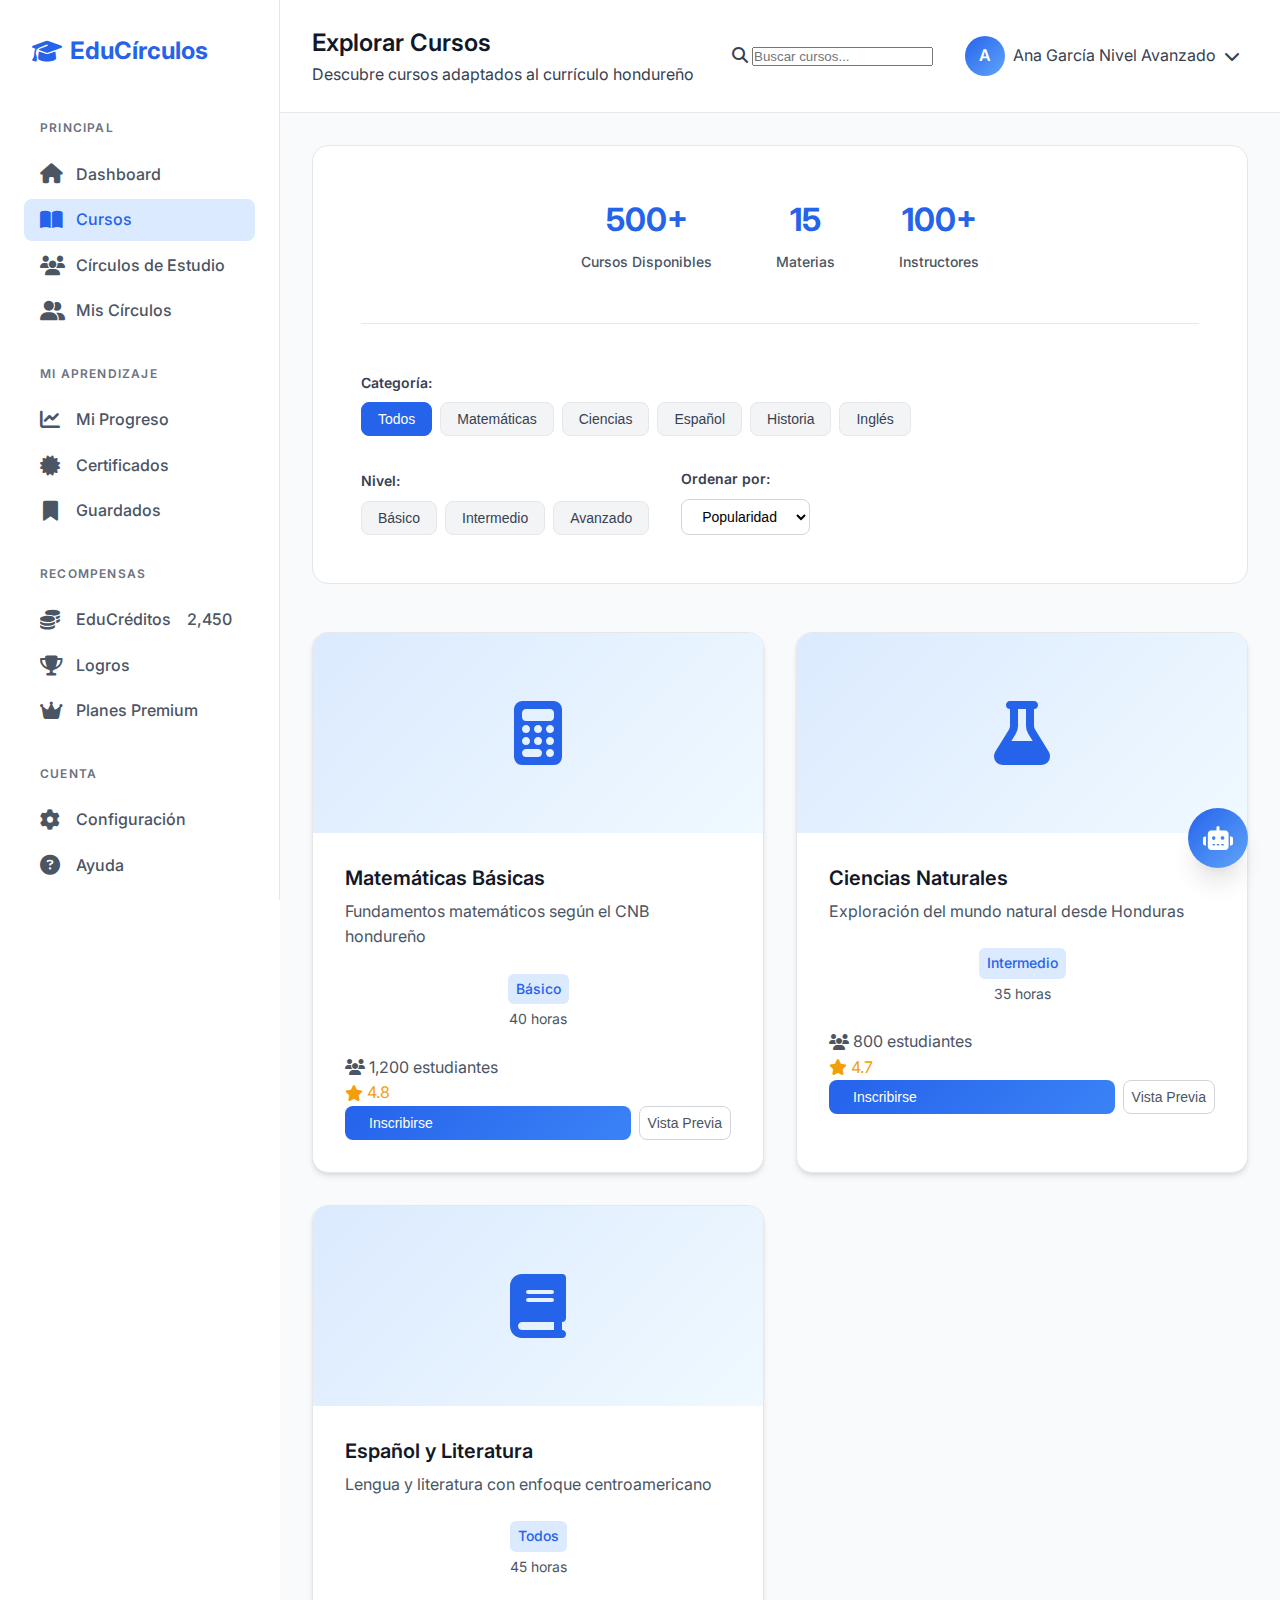
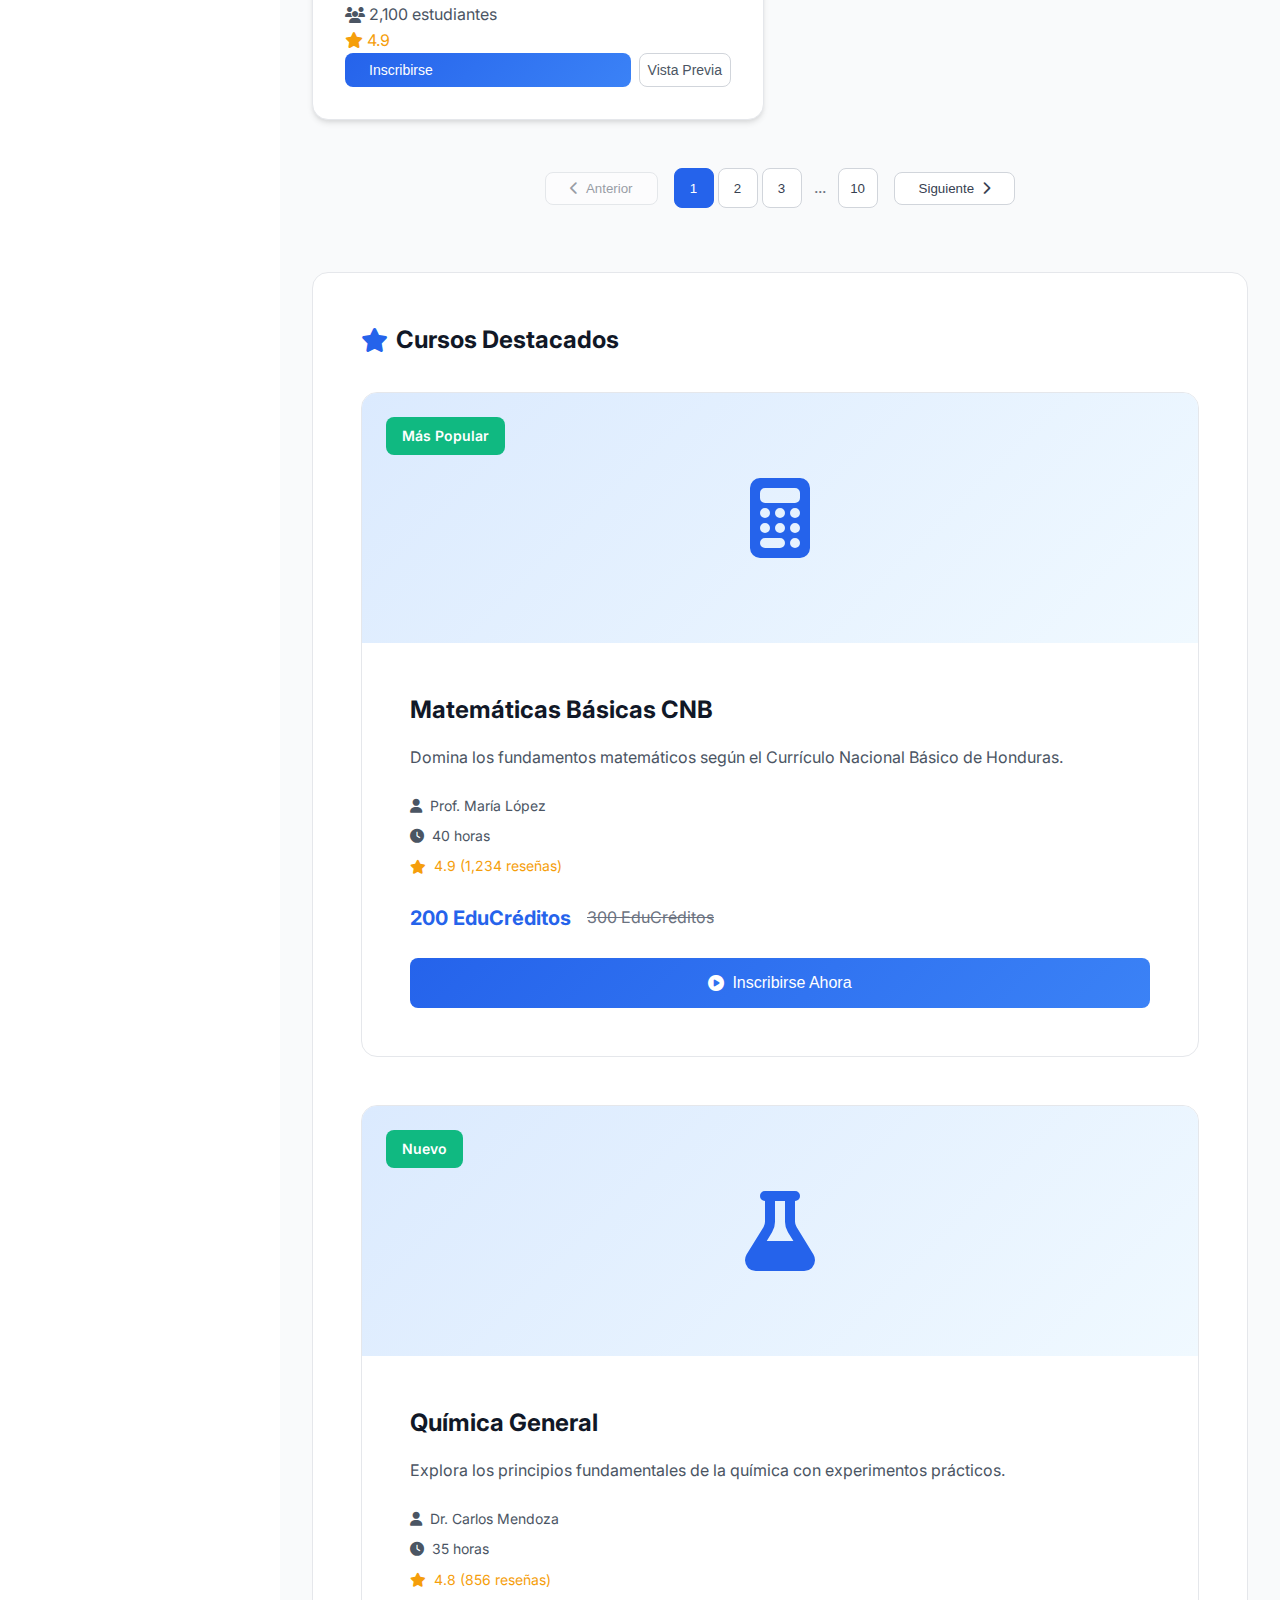
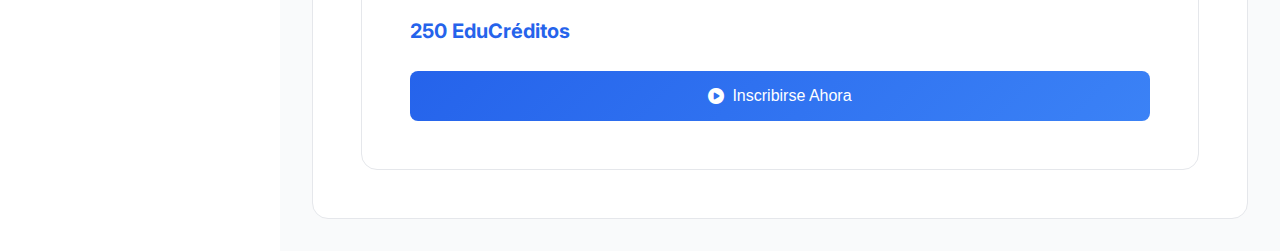
<file: pages/cursos.html>
<!DOCTYPE html>
<html lang="es">
<head>
    <meta charset="UTF-8">
    <meta name="viewport" content="width=device-width, initial-scale=1.0">
    <title>Cursos - EduCírculos</title>
    <link rel="preconnect" href="https://fonts.googleapis.com">
    <link rel="preconnect" href="https://fonts.gstatic.com" crossorigin>
    <link href="https://fonts.googleapis.com/css2?family=Inter:wght@300;400;500;600;700&display=swap" rel="stylesheet">
    <link rel="stylesheet" href="../assets/css/style.css">
    <link rel="stylesheet" href="https://cdnjs.cloudflare.com/ajax/libs/font-awesome/6.4.0/css/all.min.css">
</head>
<body>
    <div class="dashboard">
        <!-- Sidebar -->
        <aside class="sidebar">
            <div class="sidebar-logo">
                <i class="fas fa-graduation-cap"></i>
                <span>EduCírculos</span>
            </div>

            <nav class="sidebar-nav">
                <!-- Navegación Principal -->
                <div class="nav-section">
                    <h4 class="nav-section-title">Principal</h4>
                    <a href="../dashboard.html" class="nav-item">
                        <i class="fas fa-home"></i>
                        <span>Dashboard</span>
                    </a>
                    <a href="cursos.html" class="nav-item active">
                        <i class="fas fa-book-open"></i>
                        <span>Cursos</span>
                    </a>
                    <a href="circulos.html" class="nav-item">
                        <i class="fas fa-users"></i>
                        <span>Círculos de Estudio</span>
                    </a>
                    <a href="mis-circulos.html" class="nav-item">
                        <i class="fas fa-user-friends"></i>
                        <span>Mis Círculos</span>
                    </a>
                </div>

                <!-- Mi Aprendizaje -->
                <div class="nav-section">
                    <h4 class="nav-section-title">Mi Aprendizaje</h4>
                    <a href="#" class="nav-item">
                        <i class="fas fa-chart-line"></i>
                        <span>Mi Progreso</span>
                    </a>
                    <a href="#" class="nav-item">
                        <i class="fas fa-certificate"></i>
                        <span>Certificados</span>
                    </a>
                    <a href="#" class="nav-item">
                        <i class="fas fa-bookmark"></i>
                        <span>Guardados</span>
                    </a>
                </div>

                <!-- Recompensas -->
                <div class="nav-section">
                    <h4 class="nav-section-title">Recompensas</h4>
                    <a href="educreditos.html" class="nav-item">
                        <i class="fas fa-coins"></i>
                        <span>EduCréditos</span>
                        <span class="nav-badge educreditos-count">2,450</span>
                    </a>
                    <a href="ganancias.html" class="nav-item">
                        <i class="fas fa-trophy"></i>
                        <span>Logros</span>
                    </a>
                    <a href="planes.html" class="nav-item">
                        <i class="fas fa-crown"></i>
                        <span>Planes Premium</span>
                    </a>
                </div>

                <!-- Configuración -->
                <div class="nav-section">
                    <h4 class="nav-section-title">Cuenta</h4>
                    <a href="#" class="nav-item">
                        <i class="fas fa-cog"></i>
                        <span>Configuración</span>
                    </a>
                    <a href="#" class="nav-item">
                        <i class="fas fa-question-circle"></i>
                        <span>Ayuda</span>
                    </a>
                    <a href="../index.html" class="nav-item">
                        <i class="fas fa-sign-out-alt"></i>
                        <span>Cerrar Sesión</span>
                    </a>
                </div>
            </nav>
        </aside>

        <!-- Contenido Principal -->
        <main class="main-content">
            <!-- Barra Superior -->
            <header class="top-bar">
                <div class="page-info">
                    <h1 class="page-title">Explorar Cursos</h1>
                    <p class="page-subtitle">Descubre cursos adaptados al currículo hondureño</p>
                </div>

                <div class="top-bar-actions">
                    <!-- Búsqueda -->
                    <div class="search-box">
                        <i class="fas fa-search"></i>
                        <input type="text" class="search-courses" placeholder="Buscar cursos...">
                    </div>

                    <!-- Usuario -->
                    <div class="user-menu">
                        <div class="user-avatar">A</div>
                        <div class="user-info">
                            <span class="user-name">Ana García</span>
                            <span class="user-level">Nivel Avanzado</span>
                        </div>
                        <i class="fas fa-chevron-down"></i>
                    </div>
                </div>
            </header>

            <!-- Área de Contenido -->
            <div class="content-area">
                <!-- Filtros y Estadísticas -->
                <section class="courses-header">
                    <div class="courses-stats">
                        <div class="stat-item">
                            <span class="stat-number">500+</span>
                            <span class="stat-label">Cursos Disponibles</span>
                        </div>
                        <div class="stat-item">
                            <span class="stat-number">15</span>
                            <span class="stat-label">Materias</span>
                        </div>
                        <div class="stat-item">
                            <span class="stat-number">100+</span>
                            <span class="stat-label">Instructores</span>
                        </div>
                    </div>

                    <!-- Filtros -->
                    <div class="filters-section">
                        <div class="filter-group">
                            <label>Categoría:</label>
                            <div class="filter-buttons">
                                <button class="filter-btn active" data-filter="all">Todos</button>
                                <button class="filter-btn" data-filter="matematicas">Matemáticas</button>
                                <button class="filter-btn" data-filter="ciencias">Ciencias</button>
                                <button class="filter-btn" data-filter="espanol">Español</button>
                                <button class="filter-btn" data-filter="historia">Historia</button>
                                <button class="filter-btn" data-filter="ingles">Inglés</button>
                            </div>
                        </div>

                        <div class="filter-group">
                            <label>Nivel:</label>
                            <div class="filter-buttons">
                                <button class="filter-btn" data-filter="basico">Básico</button>
                                <button class="filter-btn" data-filter="intermedio">Intermedio</button>
                                <button class="filter-btn" data-filter="avanzado">Avanzado</button>
                            </div>
                        </div>

                        <div class="filter-group">
                            <label>Ordenar por:</label>
                            <select class="sort-select">
                                <option value="popularity">Popularidad</option>
                                <option value="rating">Calificación</option>
                                <option value="newest">Más Nuevo</option>
                                <option value="duration">Duración</option>
                            </select>
                        </div>
                    </div>
                </section>

                <!-- Lista de Cursos -->
                <section class="courses-section">
                    <div class="courses-grid">
                        <!-- Los cursos se cargarán dinámicamente aquí -->
                    </div>

                    <!-- Paginación -->
                    <div class="pagination">
                        <button class="pagination-btn" disabled>
                            <i class="fas fa-chevron-left"></i>
                            Anterior
                        </button>
                        <div class="pagination-numbers">
                            <button class="pagination-number active">1</button>
                            <button class="pagination-number">2</button>
                            <button class="pagination-number">3</button>
                            <span class="pagination-dots">...</span>
                            <button class="pagination-number">10</button>
                        </div>
                        <button class="pagination-btn">
                            Siguiente
                            <i class="fas fa-chevron-right"></i>
                        </button>
                    </div>
                </section>

                <!-- Cursos Destacados -->
                <section class="featured-courses">
                    <h2 class="section-title">
                        <i class="fas fa-star"></i>
                        Cursos Destacados
                    </h2>
                    <div class="featured-grid">
                        <div class="featured-course">
                            <div class="featured-image">
                                <i class="fas fa-calculator"></i>
                                <div class="featured-badge">Más Popular</div>
                            </div>
                            <div class="featured-content">
                                <h3>Matemáticas Básicas CNB</h3>
                                <p class="featured-description">
                                    Domina los fundamentos matemáticos según el Currículo Nacional Básico de Honduras.
                                </p>
                                <div class="featured-meta">
                                    <span class="featured-instructor">
                                        <i class="fas fa-user"></i>
                                        Prof. María López
                                    </span>
                                    <span class="featured-duration">
                                        <i class="fas fa-clock"></i>
                                        40 horas
                                    </span>
                                    <span class="featured-rating">
                                        <i class="fas fa-star"></i>
                                        4.9 (1,234 reseñas)
                                    </span>
                                </div>
                                <div class="featured-price">
                                    <span class="price-current">200 EduCréditos</span>
                                    <span class="price-original">300 EduCréditos</span>
                                </div>
                                <button class="btn btn-primary btn-full featured-enroll">
                                    <i class="fas fa-play-circle"></i>
                                    Inscribirse Ahora
                                </button>
                            </div>
                        </div>

                        <div class="featured-course">
                            <div class="featured-image">
                                <i class="fas fa-flask"></i>
                                <div class="featured-badge">Nuevo</div>
                            </div>
                            <div class="featured-content">
                                <h3>Química General</h3>
                                <p class="featured-description">
                                    Explora los principios fundamentales de la química con experimentos prácticos.
                                </p>
                                <div class="featured-meta">
                                    <span class="featured-instructor">
                                        <i class="fas fa-user"></i>
                                        Dr. Carlos Mendoza
                                    </span>
                                    <span class="featured-duration">
                                        <i class="fas fa-clock"></i>
                                        35 horas
                                    </span>
                                    <span class="featured-rating">
                                        <i class="fas fa-star"></i>
                                        4.8 (856 reseñas)
                                    </span>
                                </div>
                                <div class="featured-price">
                                    <span class="price-current">250 EduCréditos</span>
                                </div>
                                <button class="btn btn-primary btn-full featured-enroll">
                                    <i class="fas fa-play-circle"></i>
                                    Inscribirse Ahora
                                </button>
                            </div>
                        </div>
                    </div>
                </section>
            </div>
        </main>
    </div>

    <!-- AI Assistant Button (Fixed) -->
    <div class="ai-assistant-fab" id="aiAssistantFab">
        <i class="fas fa-robot"></i>
    </div>

    <!-- AI Assistant Chat -->
    <div class="ai-chat" id="aiChat">
        <div class="ai-chat-header">
            <div class="ai-chat-title">
                <i class="fas fa-robot"></i>
                <span>Asistente EduCírculos</span>
            </div>
            <button class="ai-chat-close" id="aiChatClose">
                <i class="fas fa-times"></i>
            </button>
        </div>
        <div class="ai-chat-messages" id="aiChatMessages">
        </div>
        <div class="ai-chat-input">
            <input type="text" id="aiChatInput" placeholder="¿Qué curso buscas?">
            <button id="aiChatSend">
                <i class="fas fa-paper-plane"></i>
            </button>
        </div>
    </div>

    <script src="../assets/js/app.js"></script>

    <style>
        /* Estilos específicos para la página de cursos */
        .courses-header {
            background: var(--white);
            padding: var(--spacing-2xl);
            border-radius: var(--radius-xl);
            border: 1px solid var(--gray-200);
            margin-bottom: var(--spacing-2xl);
        }

        .courses-stats {
            display: flex;
            justify-content: center;
            gap: var(--spacing-3xl);
            margin-bottom: var(--spacing-2xl);
            padding-bottom: var(--spacing-2xl);
            border-bottom: 1px solid var(--gray-200);
        }

        .stat-item {
            text-align: center;
        }

        .stat-number {
            display: block;
            font-size: 2rem;
            font-weight: var(--font-weight-bold);
            color: var(--primary-blue);
            margin-bottom: var(--spacing-xs);
        }

        .stat-label {
            font-size: 0.875rem;
            color: var(--gray-600);
            font-weight: var(--font-weight-medium);
        }

        .filters-section {
            display: flex;
            flex-wrap: wrap;
            gap: var(--spacing-xl);
            align-items: end;
        }

        .filter-group {
            display: flex;
            flex-direction: column;
            gap: var(--spacing-sm);
        }

        .filter-group label {
            font-size: 0.875rem;
            font-weight: var(--font-weight-semibold);
            color: var(--gray-700);
        }

        .filter-buttons {
            display: flex;
            gap: var(--spacing-sm);
            flex-wrap: wrap;
        }

        .filter-btn {
            padding: var(--spacing-sm) var(--spacing-md);
            background: var(--gray-100);
            border: 1px solid var(--gray-200);
            border-radius: var(--radius-md);
            font-size: 0.875rem;
            font-weight: var(--font-weight-medium);
            color: var(--gray-700);
            cursor: pointer;
            transition: all var(--transition-fast);
        }

        .filter-btn:hover, .filter-btn.active {
            background: var(--primary-blue);
            border-color: var(--primary-blue);
            color: var(--white);
        }

        .sort-select {
            padding: var(--spacing-sm) var(--spacing-md);
            border: 1px solid var(--gray-300);
            border-radius: var(--radius-md);
            background: var(--white);
            font-size: 0.875rem;
            cursor: pointer;
        }

        .courses-section {
            margin-bottom: var(--spacing-3xl);
        }

        .courses-grid {
            display: grid;
            grid-template-columns: repeat(auto-fill, minmax(350px, 1fr));
            gap: var(--spacing-xl);
            margin-bottom: var(--spacing-2xl);
        }

        .course-card {
            background: var(--white);
            border-radius: var(--radius-xl);
            border: 1px solid var(--gray-200);
            overflow: hidden;
            transition: all var(--transition-normal);
            display: flex;
            flex-direction: column;
        }

        .course-card:hover {
            transform: translateY(-8px);
            box-shadow: var(--shadow-xl);
            border-color: var(--primary-blue);
        }

        .course-image {
            height: 200px;
            background: linear-gradient(135deg, var(--light-blue) 0%, var(--extra-light-blue) 100%);
            display: flex;
            align-items: center;
            justify-content: center;
            position: relative;
        }

        .course-image i {
            font-size: 4rem;
            color: var(--primary-blue);
        }

        .course-badge {
            position: absolute;
            top: var(--spacing-md);
            right: var(--spacing-md);
            background: var(--primary-blue);
            color: var(--white);
            padding: var(--spacing-xs) var(--spacing-sm);
            border-radius: var(--radius-sm);
            font-size: 0.75rem;
            font-weight: var(--font-weight-semibold);
        }

        .course-content {
            padding: var(--spacing-xl);
            flex: 1;
            display: flex;
            flex-direction: column;
        }

        .course-content h3 {
            font-size: 1.25rem;
            font-weight: var(--font-weight-semibold);
            color: var(--gray-900);
            margin-bottom: var(--spacing-sm);
            line-height: 1.3;
        }

        .course-description {
            color: var(--gray-600);
            font-size: 0.875rem;
            line-height: 1.5;
            margin-bottom: var(--spacing-lg);
            flex: 1;
        }

        .course-meta {
            display: flex;
            flex-direction: column;
            gap: var(--spacing-xs);
            margin-bottom: var(--spacing-lg);
            font-size: 0.875rem;
        }

        .course-instructor,
        .course-duration,
        .course-students,
        .course-rating {
            display: flex;
            align-items: center;
            gap: var(--spacing-xs);
            color: var(--gray-600);
        }

        .course-rating {
            color: var(--warning);
        }

        .course-price {
            display: flex;
            align-items: center;
            gap: var(--spacing-sm);
            margin-bottom: var(--spacing-lg);
        }

        .price-current {
            font-size: 1.125rem;
            font-weight: var(--font-weight-bold);
            color: var(--primary-blue);
        }

        .price-original {
            font-size: 0.875rem;
            color: var(--gray-500);
            text-decoration: line-through;
        }

        .course-actions {
            display: flex;
            gap: var(--spacing-sm);
        }

        .btn-enroll {
            flex: 1;
        }

        .btn-preview {
            padding: var(--spacing-sm);
            background: none;
            border: 1px solid var(--gray-300);
            border-radius: var(--radius-md);
            color: var(--gray-600);
            cursor: pointer;
            transition: all var(--transition-fast);
        }

        .btn-preview:hover {
            background: var(--gray-100);
            border-color: var(--gray-400);
        }

        .pagination {
            display: flex;
            justify-content: center;
            align-items: center;
            gap: var(--spacing-md);
        }

        .pagination-btn {
            display: flex;
            align-items: center;
            gap: var(--spacing-sm);
            padding: var(--spacing-sm) var(--spacing-lg);
            background: var(--white);
            border: 1px solid var(--gray-300);
            border-radius: var(--radius-md);
            color: var(--gray-700);
            cursor: pointer;
            transition: all var(--transition-fast);
            font-weight: var(--font-weight-medium);
        }

        .pagination-btn:hover:not(:disabled) {
            background: var(--primary-blue);
            border-color: var(--primary-blue);
            color: var(--white);
        }

        .pagination-btn:disabled {
            opacity: 0.5;
            cursor: not-allowed;
        }

        .pagination-numbers {
            display: flex;
            gap: var(--spacing-xs);
        }

        .pagination-number {
            width: 40px;
            height: 40px;
            border: 1px solid var(--gray-300);
            border-radius: var(--radius-md);
            background: var(--white);
            color: var(--gray-700);
            cursor: pointer;
            transition: all var(--transition-fast);
            display: flex;
            align-items: center;
            justify-content: center;
            font-weight: var(--font-weight-medium);
        }

        .pagination-number:hover, .pagination-number.active {
            background: var(--primary-blue);
            border-color: var(--primary-blue);
            color: var(--white);
        }

        .pagination-dots {
            display: flex;
            align-items: center;
            padding: 0 var(--spacing-sm);
            color: var(--gray-500);
        }

        .featured-courses {
            background: var(--white);
            padding: var(--spacing-2xl);
            border-radius: var(--radius-xl);
            border: 1px solid var(--gray-200);
        }

        .section-title {
            font-size: 1.5rem;
            font-weight: var(--font-weight-bold);
            color: var(--gray-900);
            margin-bottom: var(--spacing-xl);
            display: flex;
            align-items: center;
            gap: var(--spacing-sm);
        }

        .section-title i {
            color: var(--primary-blue);
        }

        .featured-grid {
            display: grid;
            grid-template-columns: repeat(auto-fit, minmax(400px, 1fr));
            gap: var(--spacing-2xl);
        }

        .featured-course {
            border: 1px solid var(--gray-200);
            border-radius: var(--radius-xl);
            overflow: hidden;
            transition: all var(--transition-normal);
        }

        .featured-course:hover {
            transform: translateY(-4px);
            box-shadow: var(--shadow-xl);
            border-color: var(--primary-blue);
        }

        .featured-image {
            height: 250px;
            background: linear-gradient(135deg, var(--light-blue) 0%, var(--extra-light-blue) 100%);
            display: flex;
            align-items: center;
            justify-content: center;
            position: relative;
        }

        .featured-image i {
            font-size: 5rem;
            color: var(--primary-blue);
        }

        .featured-badge {
            position: absolute;
            top: var(--spacing-lg);
            left: var(--spacing-lg);
            background: var(--success);
            color: var(--white);
            padding: var(--spacing-sm) var(--spacing-md);
            border-radius: var(--radius-md);
            font-size: 0.875rem;
            font-weight: var(--font-weight-semibold);
        }

        .featured-content {
            padding: var(--spacing-2xl);
        }

        .featured-content h3 {
            font-size: 1.5rem;
            font-weight: var(--font-weight-bold);
            color: var(--gray-900);
            margin-bottom: var(--spacing-md);
        }

        .featured-description {
            color: var(--gray-600);
            line-height: 1.6;
            margin-bottom: var(--spacing-lg);
        }

        .featured-meta {
            display: flex;
            flex-direction: column;
            gap: var(--spacing-sm);
            margin-bottom: var(--spacing-lg);
            font-size: 0.875rem;
        }

        .featured-instructor,
        .featured-duration,
        .featured-rating {
            display: flex;
            align-items: center;
            gap: var(--spacing-sm);
            color: var(--gray-600);
        }

        .featured-rating {
            color: var(--warning);
        }

        .featured-price {
            display: flex;
            align-items: center;
            gap: var(--spacing-md);
            margin-bottom: var(--spacing-lg);
        }

        .price-current {
            font-size: 1.25rem;
            font-weight: var(--font-weight-bold);
            color: var(--primary-blue);
        }

        .price-original {
            font-size: 1rem;
            color: var(--gray-500);
            text-decoration: line-through;
        }

        .featured-enroll {
            font-size: 1rem;
            padding: var(--spacing-md);
        }

        /* Responsive Design */
        @media (max-width: 1200px) {
            .featured-grid {
                grid-template-columns: 1fr;
            }

            .courses-grid {
                grid-template-columns: repeat(auto-fill, minmax(300px, 1fr));
            }
        }

        @media (max-width: 768px) {
            .courses-stats {
                flex-direction: column;
                gap: var(--spacing-lg);
            }

            .filters-section {
                flex-direction: column;
                align-items: stretch;
            }

            .filter-buttons {
                justify-content: center;
            }

            .courses-grid {
                grid-template-columns: 1fr;
            }

            .featured-grid {
                grid-template-columns: 1fr;
            }

            .pagination {
                flex-wrap: wrap;
            }

            .pagination-numbers {
                order: -1;
                width: 100%;
                justify-content: center;
            }
        }
    </style>
</body>
</html>
</file>
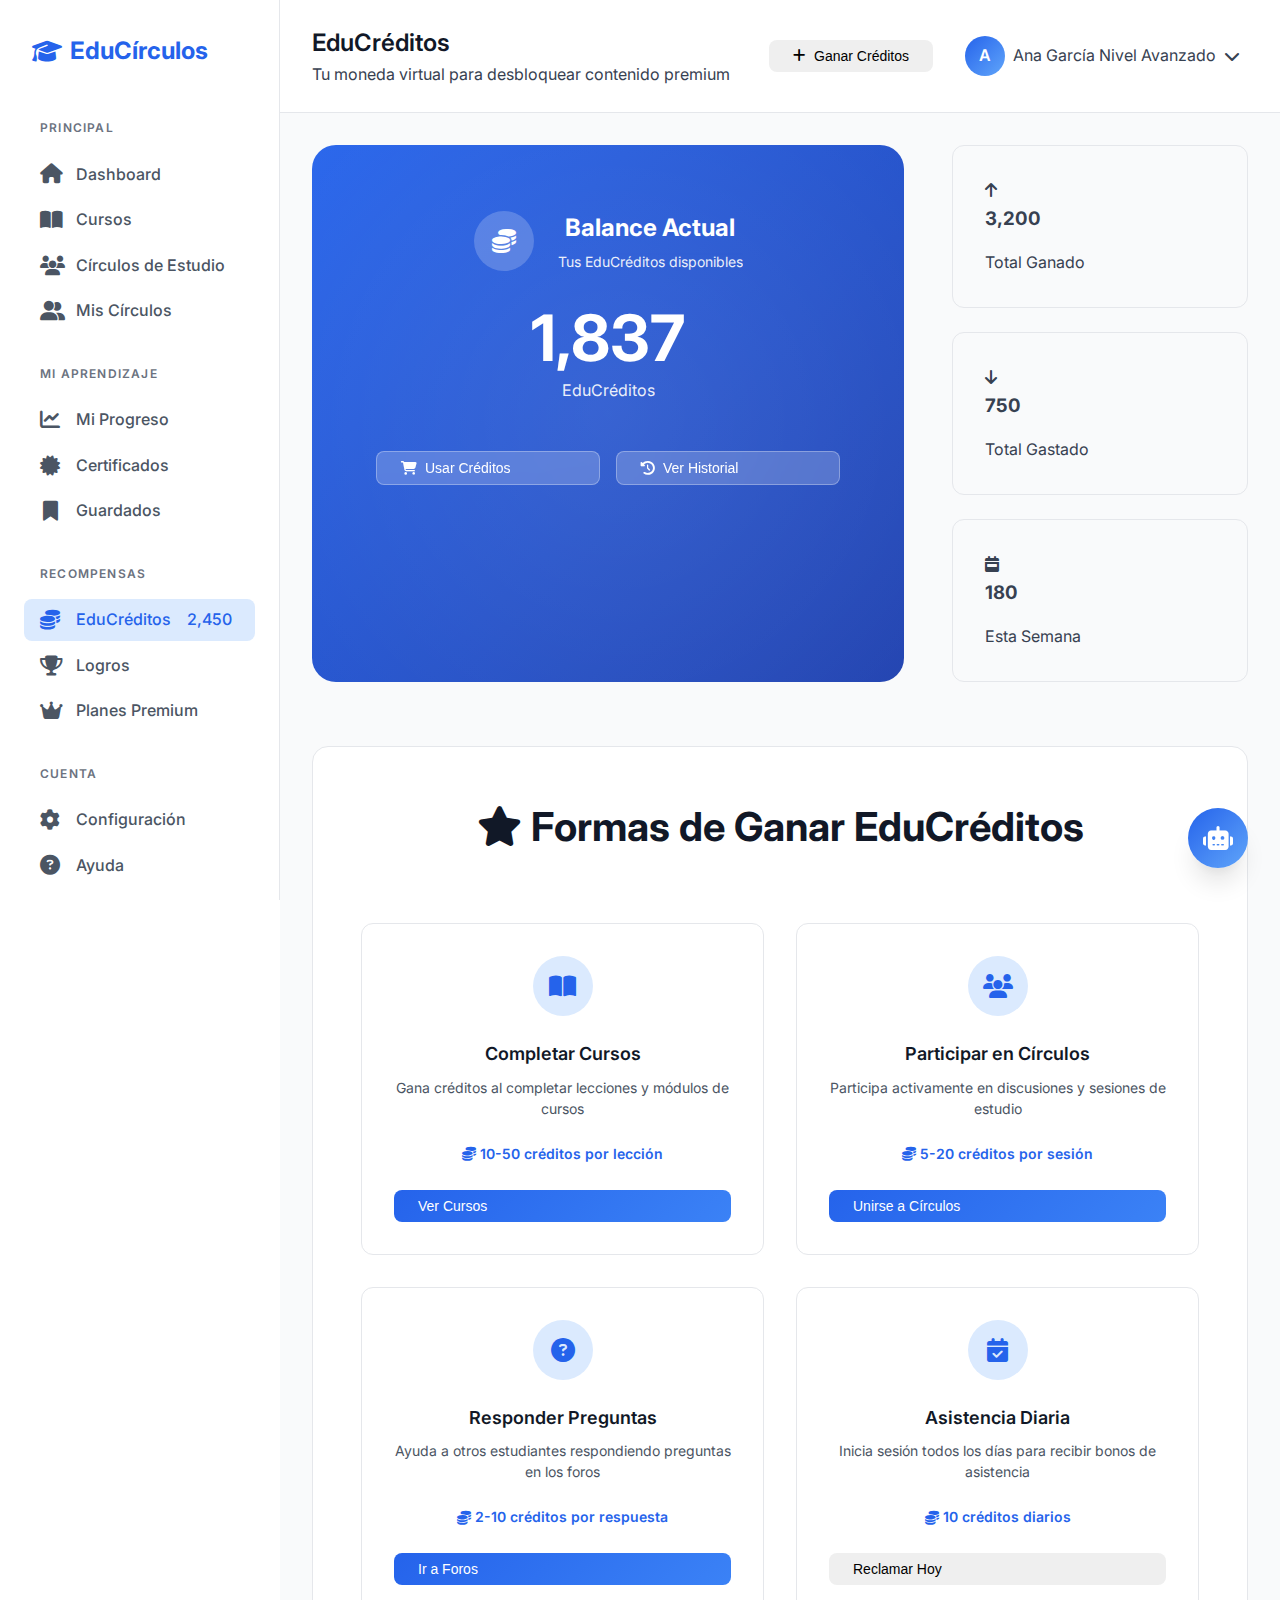
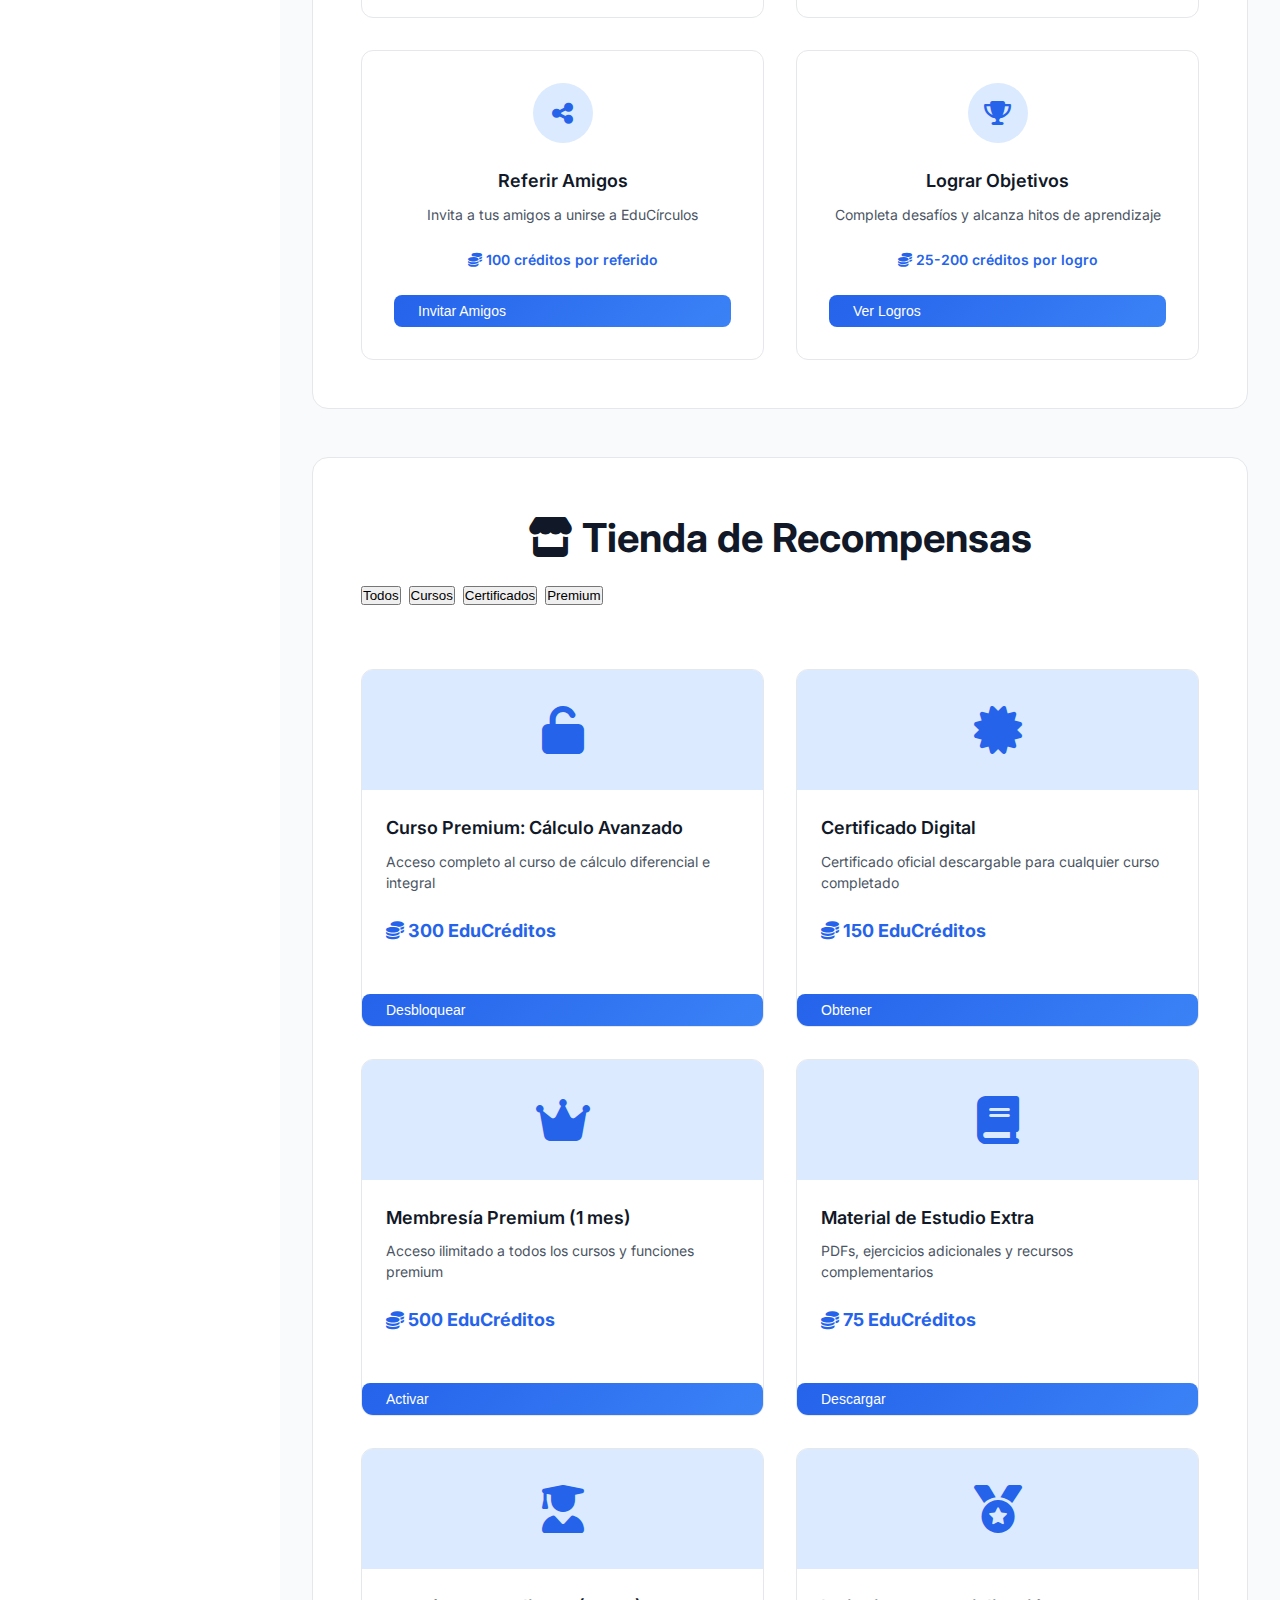
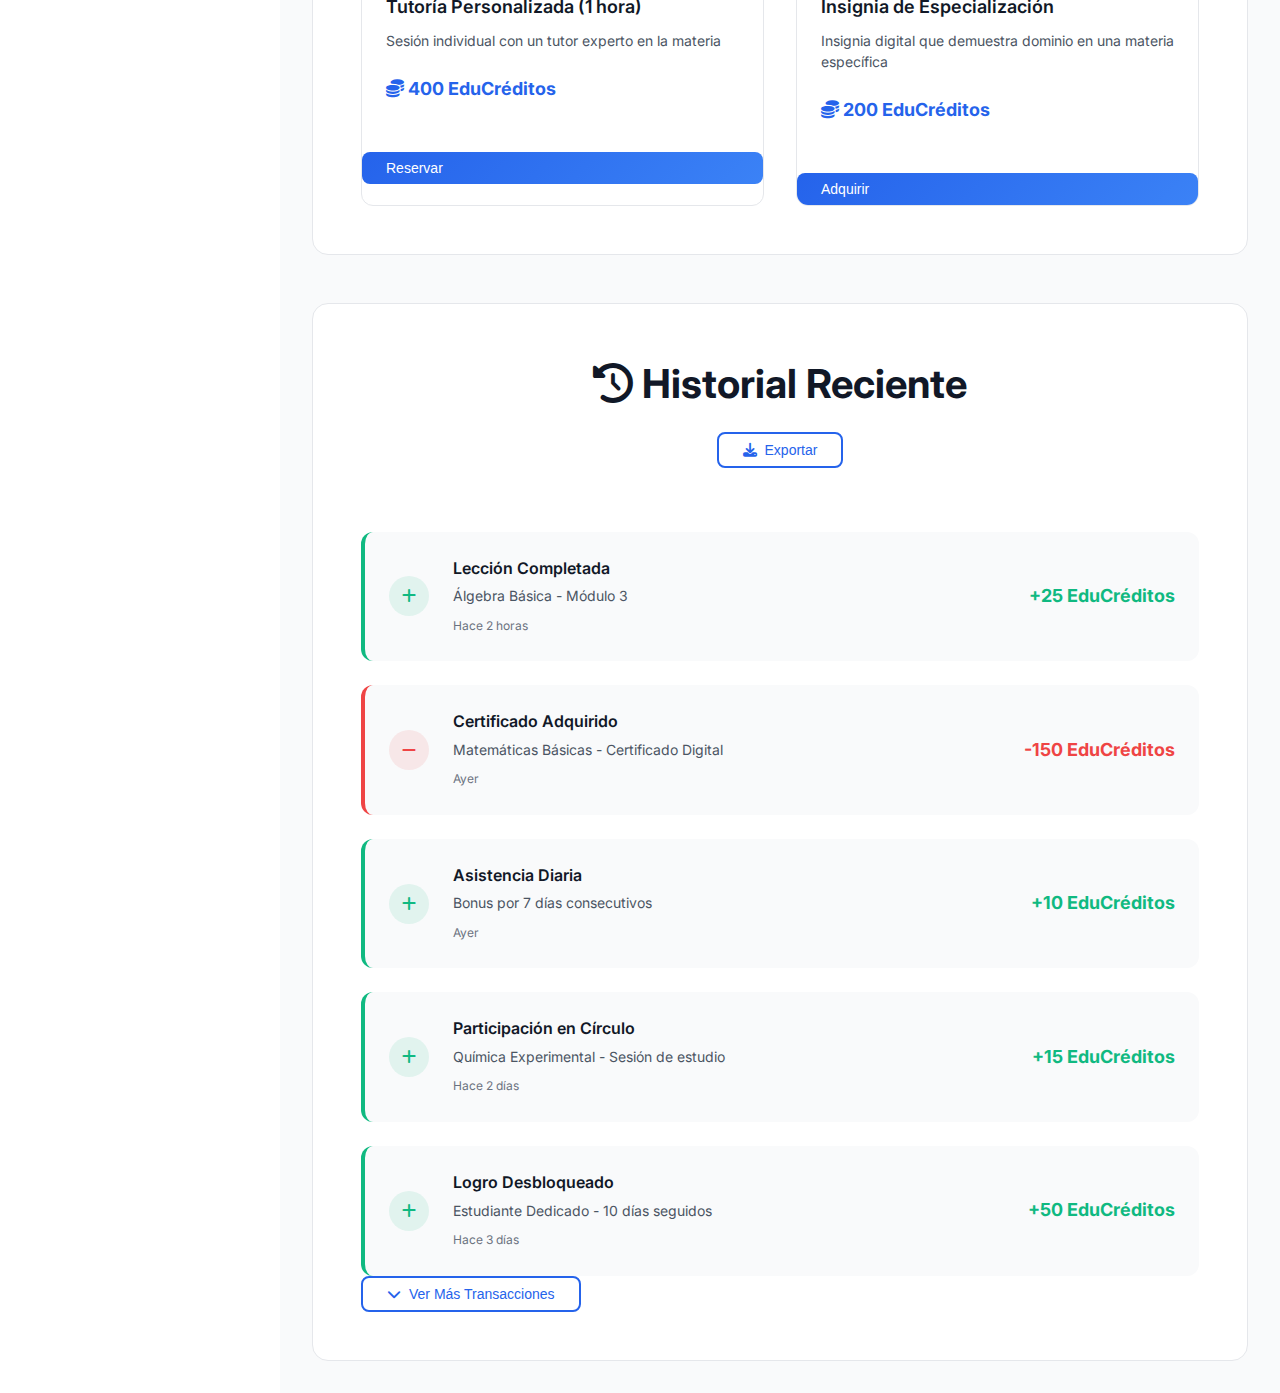
<file: pages/educreditos.html>
<!DOCTYPE html>
<html lang="es">
<head>
    <meta charset="UTF-8">
    <meta name="viewport" content="width=device-width, initial-scale=1.0">
    <title>EduCréditos - EduCírculos</title>
    <link rel="preconnect" href="https://fonts.googleapis.com">
    <link rel="preconnect" href="https://fonts.gstatic.com" crossorigin>
    <link href="https://fonts.googleapis.com/css2?family=Inter:wght@300;400;500;600;700&display=swap" rel="stylesheet">
    <link rel="stylesheet" href="../assets/css/style.css">
    <link rel="stylesheet" href="https://cdnjs.cloudflare.com/ajax/libs/font-awesome/6.4.0/css/all.min.css">
</head>
<body>
    <div class="dashboard">
        <!-- Sidebar -->
        <aside class="sidebar">
            <div class="sidebar-logo">
                <i class="fas fa-graduation-cap"></i>
                <span>EduCírculos</span>
            </div>

            <nav class="sidebar-nav">
                <!-- Navegación Principal -->
                <div class="nav-section">
                    <h4 class="nav-section-title">Principal</h4>
                    <a href="../dashboard.html" class="nav-item">
                        <i class="fas fa-home"></i>
                        <span>Dashboard</span>
                    </a>
                    <a href="cursos.html" class="nav-item">
                        <i class="fas fa-book-open"></i>
                        <span>Cursos</span>
                    </a>
                    <a href="circulos.html" class="nav-item">
                        <i class="fas fa-users"></i>
                        <span>Círculos de Estudio</span>
                    </a>
                    <a href="mis-circulos.html" class="nav-item">
                        <i class="fas fa-user-friends"></i>
                        <span>Mis Círculos</span>
                    </a>
                </div>

                <!-- Mi Aprendizaje -->
                <div class="nav-section">
                    <h4 class="nav-section-title">Mi Aprendizaje</h4>
                    <a href="#" class="nav-item">
                        <i class="fas fa-chart-line"></i>
                        <span>Mi Progreso</span>
                    </a>
                    <a href="#" class="nav-item">
                        <i class="fas fa-certificate"></i>
                        <span>Certificados</span>
                    </a>
                    <a href="#" class="nav-item">
                        <i class="fas fa-bookmark"></i>
                        <span>Guardados</span>
                    </a>
                </div>

                <!-- Recompensas -->
                <div class="nav-section">
                    <h4 class="nav-section-title">Recompensas</h4>
                    <a href="educreditos.html" class="nav-item active">
                        <i class="fas fa-coins"></i>
                        <span>EduCréditos</span>
                        <span class="nav-badge educreditos-count">2,450</span>
                    </a>
                    <a href="ganancias.html" class="nav-item">
                        <i class="fas fa-trophy"></i>
                        <span>Logros</span>
                    </a>
                    <a href="planes.html" class="nav-item">
                        <i class="fas fa-crown"></i>
                        <span>Planes Premium</span>
                    </a>
                </div>

                <!-- Configuración -->
                <div class="nav-section">
                    <h4 class="nav-section-title">Cuenta</h4>
                    <a href="#" class="nav-item">
                        <i class="fas fa-cog"></i>
                        <span>Configuración</span>
                    </a>
                    <a href="#" class="nav-item">
                        <i class="fas fa-question-circle"></i>
                        <span>Ayuda</span>
                    </a>
                    <a href="../index.html" class="nav-item">
                        <i class="fas fa-sign-out-alt"></i>
                        <span>Cerrar Sesión</span>
                    </a>
                </div>
            </nav>
        </aside>

        <!-- Contenido Principal -->
        <main class="main-content">
            <!-- Barra Superior -->
            <header class="top-bar">
                <div class="page-info">
                    <h1 class="page-title">EduCréditos</h1>
                    <p class="page-subtitle">Tu moneda virtual para desbloquear contenido premium</p>
                </div>

                <div class="top-bar-actions">
                    <!-- Ganar Créditos -->
                    <button class="btn btn-success" id="earnCreditsBtn">
                        <i class="fas fa-plus"></i>
                        Ganar Créditos
                    </button>

                    <!-- Usuario -->
                    <div class="user-menu">
                        <div class="user-avatar">A</div>
                        <div class="user-info">
                            <span class="user-name">Ana García</span>
                            <span class="user-level">Nivel Avanzado</span>
                        </div>
                        <i class="fas fa-chevron-down"></i>
                    </div>
                </div>
            </header>

            <!-- Área de Contenido -->
            <div class="content-area">
                <!-- Balance Principal -->
                <section class="credits-balance">
                    <div class="balance-card">
                        <div class="balance-header">
                            <div class="balance-icon">
                                <i class="fas fa-coins"></i>
                            </div>
                            <div class="balance-info">
                                <h2>Balance Actual</h2>
                                <p>Tus EduCréditos disponibles</p>
                            </div>
                        </div>
                        <div class="balance-amount">
                            <span class="amount" id="currentBalance">2,450</span>
                            <span class="currency">EduCréditos</span>
                        </div>
                        <div class="balance-actions">
                            <button class="btn btn-primary" id="useCreditsBtn">
                                <i class="fas fa-shopping-cart"></i>
                                Usar Créditos
                            </button>
                            <button class="btn btn-outline" id="historyBtn">
                                <i class="fas fa-history"></i>
                                Ver Historial
                            </button>
                        </div>
                    </div>

                    <div class="balance-stats">
                        <div class="stat-card">
                            <div class="stat-icon">
                                <i class="fas fa-arrow-up"></i>
                            </div>
                            <div class="stat-content">
                                <h3>3,200</h3>
                                <p>Total Ganado</p>
                            </div>
                        </div>
                        <div class="stat-card">
                            <div class="stat-icon">
                                <i class="fas fa-arrow-down"></i>
                            </div>
                            <div class="stat-content">
                                <h3>750</h3>
                                <p>Total Gastado</p>
                            </div>
                        </div>
                        <div class="stat-card">
                            <div class="stat-icon">
                                <i class="fas fa-calendar-week"></i>
                            </div>
                            <div class="stat-content">
                                <h3>180</h3>
                                <p>Esta Semana</p>
                            </div>
                        </div>
                    </div>
                </section>

                <!-- Formas de Ganar Créditos -->
                <section class="earn-credits">
                    <div class="section-header">
                        <h2 class="section-title">
                            <i class="fas fa-star"></i>
                            Formas de Ganar EduCréditos
                        </h2>
                    </div>

                    <div class="earn-grid">
                        <div class="earn-card">
                            <div class="earn-icon">
                                <i class="fas fa-book-open"></i>
                            </div>
                            <div class="earn-content">
                                <h3>Completar Cursos</h3>
                                <p>Gana créditos al completar lecciones y módulos de cursos</p>
                                <div class="earn-reward">
                                    <i class="fas fa-coins"></i>
                                    <span>10-50 créditos por lección</span>
                                </div>
                            </div>
                            <button class="btn btn-primary earn-btn" data-action="courses">
                                Ver Cursos
                            </button>
                        </div>

                        <div class="earn-card">
                            <div class="earn-icon">
                                <i class="fas fa-users"></i>
                            </div>
                            <div class="earn-content">
                                <h3>Participar en Círculos</h3>
                                <p>Participa activamente en discusiones y sesiones de estudio</p>
                                <div class="earn-reward">
                                    <i class="fas fa-coins"></i>
                                    <span>5-20 créditos por sesión</span>
                                </div>
                            </div>
                            <button class="btn btn-primary earn-btn" data-action="circles">
                                Unirse a Círculos
                            </button>
                        </div>

                        <div class="earn-card">
                            <div class="earn-icon">
                                <i class="fas fa-question-circle"></i>
                            </div>
                            <div class="earn-content">
                                <h3>Responder Preguntas</h3>
                                <p>Ayuda a otros estudiantes respondiendo preguntas en los foros</p>
                                <div class="earn-reward">
                                    <i class="fas fa-coins"></i>
                                    <span>2-10 créditos por respuesta</span>
                                </div>
                            </div>
                            <button class="btn btn-primary earn-btn" data-action="help">
                                Ir a Foros
                            </button>
                        </div>

                        <div class="earn-card">
                            <div class="earn-icon">
                                <i class="fas fa-calendar-check"></i>
                            </div>
                            <div class="earn-content">
                                <h3>Asistencia Diaria</h3>
                                <p>Inicia sesión todos los días para recibir bonos de asistencia</p>
                                <div class="earn-reward">
                                    <i class="fas fa-coins"></i>
                                    <span>10 créditos diarios</span>
                                </div>
                            </div>
                            <button class="btn btn-success earn-btn" id="dailyRewardBtn" data-action="daily">
                                Reclamar Hoy
                            </button>
                        </div>

                        <div class="earn-card">
                            <div class="earn-icon">
                                <i class="fas fa-share-alt"></i>
                            </div>
                            <div class="earn-content">
                                <h3>Referir Amigos</h3>
                                <p>Invita a tus amigos a unirse a EduCírculos</p>
                                <div class="earn-reward">
                                    <i class="fas fa-coins"></i>
                                    <span>100 créditos por referido</span>
                                </div>
                            </div>
                            <button class="btn btn-primary earn-btn" data-action="refer">
                                Invitar Amigos
                            </button>
                        </div>

                        <div class="earn-card">
                            <div class="earn-icon">
                                <i class="fas fa-trophy"></i>
                            </div>
                            <div class="earn-content">
                                <h3>Lograr Objetivos</h3>
                                <p>Completa desafíos y alcanza hitos de aprendizaje</p>
                                <div class="earn-reward">
                                    <i class="fas fa-coins"></i>
                                    <span>25-200 créditos por logro</span>
                                </div>
                            </div>
                            <button class="btn btn-primary earn-btn" data-action="achievements">
                                Ver Logros
                            </button>
                        </div>
                    </div>
                </section>

                <!-- Tienda de Recompensas -->
                <section class="rewards-store">
                    <div class="section-header">
                        <h2 class="section-title">
                            <i class="fas fa-store"></i>
                            Tienda de Recompensas
                        </h2>
                        <div class="store-filters">
                            <button class="filter-btn active" data-category="all">Todos</button>
                            <button class="filter-btn" data-category="courses">Cursos</button>
                            <button class="filter-btn" data-category="certificates">Certificados</button>
                            <button class="filter-btn" data-category="premium">Premium</button>
                        </div>
                    </div>

                    <div class="rewards-grid">
                        <div class="reward-card" data-category="courses">
                            <div class="reward-image">
                                <i class="fas fa-unlock"></i>
                            </div>
                            <div class="reward-content">
                                <h3>Curso Premium: Cálculo Avanzado</h3>
                                <p>Acceso completo al curso de cálculo diferencial e integral</p>
                                <div class="reward-price">
                                    <i class="fas fa-coins"></i>
                                    <span>300 EduCréditos</span>
                                </div>
                            </div>
                            <button class="btn btn-primary reward-btn" data-price="300">
                                Desbloquear
                            </button>
                        </div>

                        <div class="reward-card" data-category="certificates">
                            <div class="reward-image">
                                <i class="fas fa-certificate"></i>
                            </div>
                            <div class="reward-content">
                                <h3>Certificado Digital</h3>
                                <p>Certificado oficial descargable para cualquier curso completado</p>
                                <div class="reward-price">
                                    <i class="fas fa-coins"></i>
                                    <span>150 EduCréditos</span>
                                </div>
                            </div>
                            <button class="btn btn-primary reward-btn" data-price="150">
                                Obtener
                            </button>
                        </div>

                        <div class="reward-card" data-category="premium">
                            <div class="reward-image">
                                <i class="fas fa-crown"></i>
                            </div>
                            <div class="reward-content">
                                <h3>Membresía Premium (1 mes)</h3>
                                <p>Acceso ilimitado a todos los cursos y funciones premium</p>
                                <div class="reward-price">
                                    <i class="fas fa-coins"></i>
                                    <span>500 EduCréditos</span>
                                </div>
                            </div>
                            <button class="btn btn-primary reward-btn" data-price="500">
                                Activar
                            </button>
                        </div>

                        <div class="reward-card" data-category="courses">
                            <div class="reward-image">
                                <i class="fas fa-book"></i>
                            </div>
                            <div class="reward-content">
                                <h3>Material de Estudio Extra</h3>
                                <p>PDFs, ejercicios adicionales y recursos complementarios</p>
                                <div class="reward-price">
                                    <i class="fas fa-coins"></i>
                                    <span>75 EduCréditos</span>
                                </div>
                            </div>
                            <button class="btn btn-primary reward-btn" data-price="75">
                                Descargar
                            </button>
                        </div>

                        <div class="reward-card" data-category="premium">
                            <div class="reward-image">
                                <i class="fas fa-user-graduate"></i>
                            </div>
                            <div class="reward-content">
                                <h3>Tutoría Personalizada (1 hora)</h3>
                                <p>Sesión individual con un tutor experto en la materia</p>
                                <div class="reward-price">
                                    <i class="fas fa-coins"></i>
                                    <span>400 EduCréditos</span>
                                </div>
                            </div>
                            <button class="btn btn-primary reward-btn" data-price="400">
                                Reservar
                            </button>
                        </div>

                        <div class="reward-card" data-category="certificates">
                            <div class="reward-image">
                                <i class="fas fa-medal"></i>
                            </div>
                            <div class="reward-content">
                                <h3>Insignia de Especialización</h3>
                                <p>Insignia digital que demuestra dominio en una materia específica</p>
                                <div class="reward-price">
                                    <i class="fas fa-coins"></i>
                                    <span>200 EduCréditos</span>
                                </div>
                            </div>
                            <button class="btn btn-primary reward-btn" data-price="200">
                                Adquirir
                            </button>
                        </div>
                    </div>
                </section>

                <!-- Historial de Transacciones -->
                <section class="transaction-history">
                    <div class="section-header">
                        <h2 class="section-title">
                            <i class="fas fa-history"></i>
                            Historial Reciente
                        </h2>
                        <button class="btn btn-outline btn-sm" id="exportHistoryBtn">
                            <i class="fas fa-download"></i>
                            Exportar
                        </button>
                    </div>

                    <div class="transactions-list">
                        <div class="transaction-item earned">
                            <div class="transaction-icon">
                                <i class="fas fa-plus"></i>
                            </div>
                            <div class="transaction-details">
                                <h4>Lección Completada</h4>
                                <p>Álgebra Básica - Módulo 3</p>
                                <span class="transaction-time">Hace 2 horas</span>
                            </div>
                            <div class="transaction-amount earned">
                                +25 EduCréditos
                            </div>
                        </div>

                        <div class="transaction-item spent">
                            <div class="transaction-icon">
                                <i class="fas fa-minus"></i>
                            </div>
                            <div class="transaction-details">
                                <h4>Certificado Adquirido</h4>
                                <p>Matemáticas Básicas - Certificado Digital</p>
                                <span class="transaction-time">Ayer</span>
                            </div>
                            <div class="transaction-amount spent">
                                -150 EduCréditos
                            </div>
                        </div>

                        <div class="transaction-item earned">
                            <div class="transaction-icon">
                                <i class="fas fa-plus"></i>
                            </div>
                            <div class="transaction-details">
                                <h4>Asistencia Diaria</h4>
                                <p>Bonus por 7 días consecutivos</p>
                                <span class="transaction-time">Ayer</span>
                            </div>
                            <div class="transaction-amount earned">
                                +10 EduCréditos
                            </div>
                        </div>

                        <div class="transaction-item earned">
                            <div class="transaction-icon">
                                <i class="fas fa-plus"></i>
                            </div>
                            <div class="transaction-details">
                                <h4>Participación en Círculo</h4>
                                <p>Química Experimental - Sesión de estudio</p>
                                <span class="transaction-time">Hace 2 días</span>
                            </div>
                            <div class="transaction-amount earned">
                                +15 EduCréditos
                            </div>
                        </div>

                        <div class="transaction-item earned">
                            <div class="transaction-icon">
                                <i class="fas fa-plus"></i>
                            </div>
                            <div class="transaction-details">
                                <h4>Logro Desbloqueado</h4>
                                <p>Estudiante Dedicado - 10 días seguidos</p>
                                <span class="transaction-time">Hace 3 días</span>
                            </div>
                            <div class="transaction-amount earned">
                                +50 EduCréditos
                            </div>
                        </div>
                    </div>

                    <div class="load-more">
                        <button class="btn btn-outline">
                            <i class="fas fa-chevron-down"></i>
                            Ver Más Transacciones
                        </button>
                    </div>
                </section>
            </div>
        </main>
    </div>

    <!-- AI Assistant Button (Fixed) -->
    <div class="ai-assistant-fab" id="aiAssistantFab">
        <i class="fas fa-robot"></i>
    </div>

    <!-- AI Assistant Chat -->
    <div class="ai-chat" id="aiChat">
        <div class="ai-chat-header">
            <div class="ai-chat-title">
                <i class="fas fa-robot"></i>
                <span>Asistente EduCírculos</span>
            </div>
            <button class="ai-chat-close" id="aiChatClose">
                <i class="fas fa-times"></i>
            </button>
        </div>
        <div class="ai-chat-messages" id="aiChatMessages">
        </div>
        <div class="ai-chat-input">
            <input type="text" id="aiChatInput" placeholder="¿Cómo puedo ganar más EduCréditos?">
            <button id="aiChatSend">
                <i class="fas fa-paper-plane"></i>
            </button>
        </div>
    </div>

    <script src="../assets/js/app.js"></script>

    <script>
        // JavaScript específico para EduCréditos
        document.addEventListener('DOMContentLoaded', function() {
            let currentBalance = 2450;

            // Actualizar balance en la interfaz
            function updateBalance() {
                const balanceElement = document.getElementById('currentBalance');
                const navBadge = document.querySelector('.educreditos-count');
                
                if (balanceElement) {
                    balanceElement.textContent = currentBalance.toLocaleString();
                }
                if (navBadge) {
                    navBadge.textContent = currentBalance.toLocaleString();
                }
            }

            // Botón de recompensa diaria
            const dailyRewardBtn = document.getElementById('dailyRewardBtn');
            if (dailyRewardBtn) {
                dailyRewardBtn.addEventListener('click', () => {
                    currentBalance += 10;
                    updateBalance();
                    dailyRewardBtn.disabled = true;
                    dailyRewardBtn.innerHTML = '<i class="fas fa-check"></i> Reclamado';
                    dailyRewardBtn.classList.remove('btn-success');
                    dailyRewardBtn.classList.add('btn-outline');
                    
                    if (typeof Utils !== 'undefined') {
                        Utils.showNotification('¡Has ganado 10 EduCréditos por tu asistencia diaria!', 'success');
                    }
                });
            }

            // Botones de ganar créditos
            document.querySelectorAll('.earn-btn').forEach(btn => {
                btn.addEventListener('click', (e) => {
                    const action = e.target.dataset.action;
                    let message = '';
                    
                    switch(action) {
                        case 'courses':
                            message = 'Redirigiendo a cursos disponibles...';
                            setTimeout(() => window.location.href = 'cursos.html', 1500);
                            break;
                        case 'circles':
                            message = 'Redirigiendo a círculos de estudio...';
                            setTimeout(() => window.location.href = 'circulos.html', 1500);
                            break;
                        case 'help':
                            message = 'Abriendo foros de ayuda...';
                            break;
                        case 'refer':
                            message = 'Abriendo panel de invitaciones...';
                            break;
                        case 'achievements':
                            message = 'Redirigiendo a logros...';
                            setTimeout(() => window.location.href = 'ganancias.html', 1500);
                            break;
                    }
                    
                    if (typeof Utils !== 'undefined') {
                        Utils.showNotification(message, 'info');
                    }
                });
            });

            // Filtros de la tienda
            document.querySelectorAll('.filter-btn').forEach(btn => {
                btn.addEventListener('click', (e) => {
                    document.querySelectorAll('.filter-btn').forEach(b => b.classList.remove('active'));
                    e.target.classList.add('active');
                    
                    const category = e.target.dataset.category;
                    const cards = document.querySelectorAll('.reward-card');
                    
                    cards.forEach(card => {
                        if (category === 'all' || card.dataset.category === category) {
                            card.style.display = 'flex';
                        } else {
                            card.style.display = 'none';
                        }
                    });
                });
            });

            // Botones de recompensas
            document.querySelectorAll('.reward-btn').forEach(btn => {
                btn.addEventListener('click', (e) => {
                    const price = parseInt(e.target.dataset.price);
                    const itemName = e.target.closest('.reward-card').querySelector('h3').textContent;
                    
                    if (currentBalance >= price) {
                        if (confirm(`¿Deseas adquirir "${itemName}" por ${price} EduCréditos?`)) {
                            currentBalance -= price;
                            updateBalance();
                            
                            e.target.innerHTML = '<i class="fas fa-check"></i> Adquirido';
                            e.target.disabled = true;
                            e.target.classList.remove('btn-primary');
                            e.target.classList.add('btn-success');
                            
                            if (typeof Utils !== 'undefined') {
                                Utils.showNotification(`¡Has adquirido "${itemName}" exitosamente!`, 'success');
                            }
                        }
                    } else {
                        const needed = price - currentBalance;
                        if (typeof Utils !== 'undefined') {
                            Utils.showNotification(`Necesitas ${needed} EduCréditos más para esta recompensa`, 'warning');
                        }
                    }
                });
            });

            // Animación de contador
            function animateCounter(element, targetValue) {
                let currentValue = 0;
                const increment = targetValue / 60;
                const timer = setInterval(() => {
                    currentValue += increment;
                    if (currentValue >= targetValue) {
                        currentValue = targetValue;
                        clearInterval(timer);
                    }
                    element.textContent = Math.floor(currentValue).toLocaleString();
                }, 16);
            }

            // Inicializar animaciones
            const balanceElement = document.getElementById('currentBalance');
            if (balanceElement) {
                balanceElement.textContent = '0';
                animateCounter(balanceElement, currentBalance);
            }

            // Verificar si la recompensa diaria ya fue reclamada
            const today = new Date().toDateString();
            const lastClaimed = localStorage.getItem('lastDailyReward');
            
            if (lastClaimed === today && dailyRewardBtn) {
                dailyRewardBtn.disabled = true;
                dailyRewardBtn.innerHTML = '<i class="fas fa-check"></i> Reclamado';
                dailyRewardBtn.classList.remove('btn-success');
                dailyRewardBtn.classList.add('btn-outline');
            }
        });
    </script>
</body>
</html>
</file>
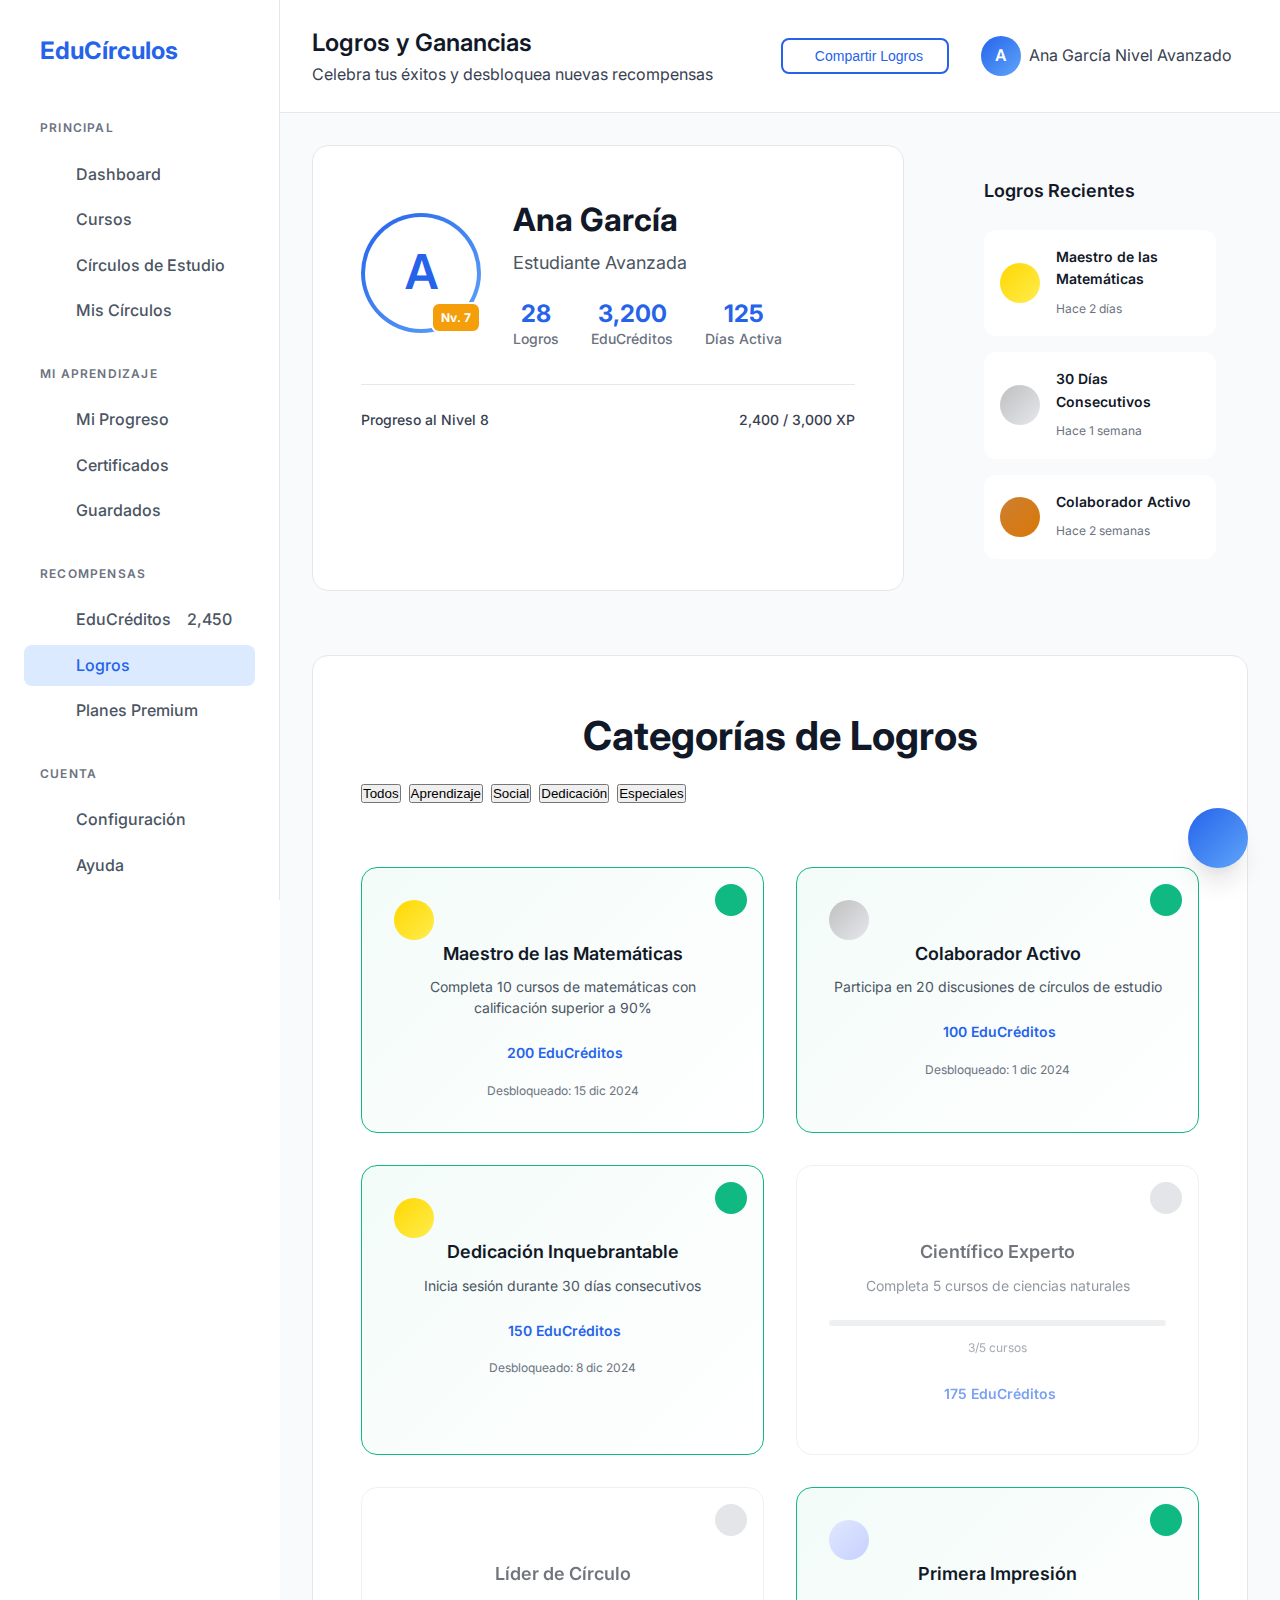
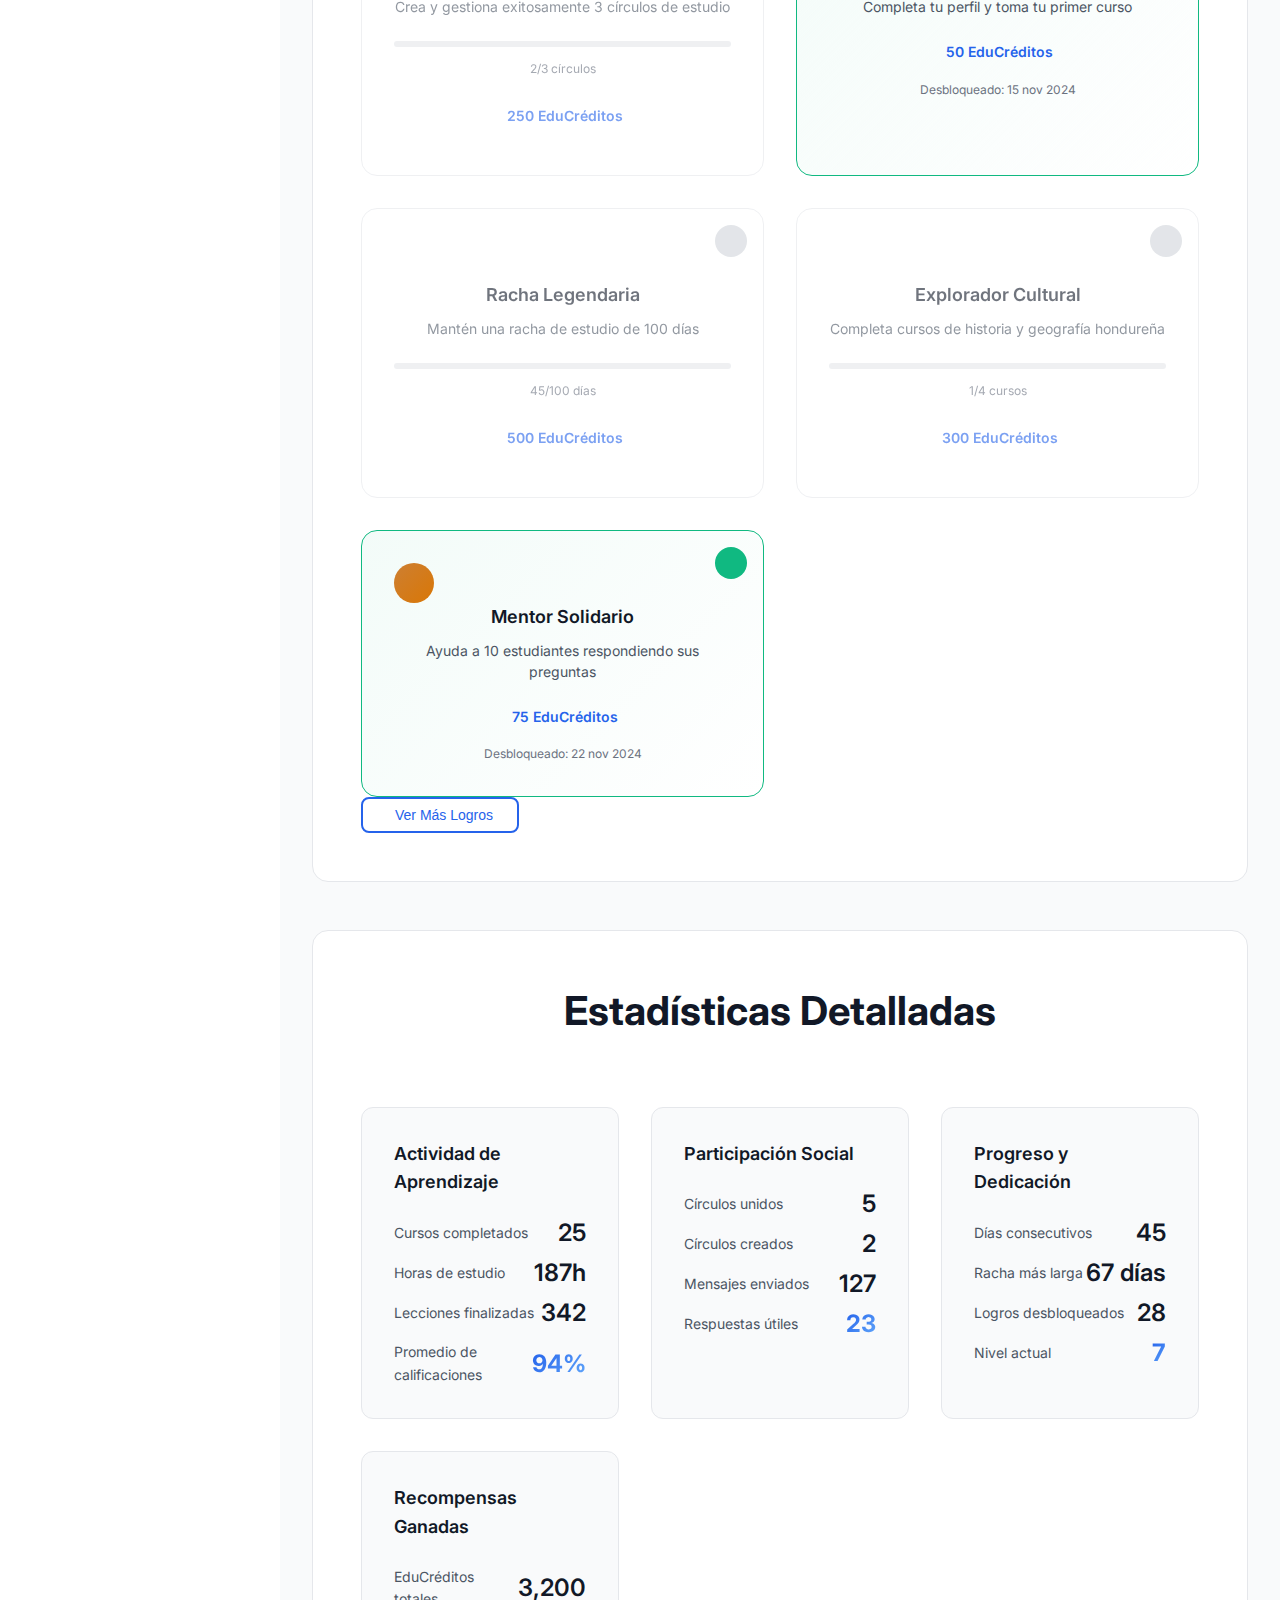
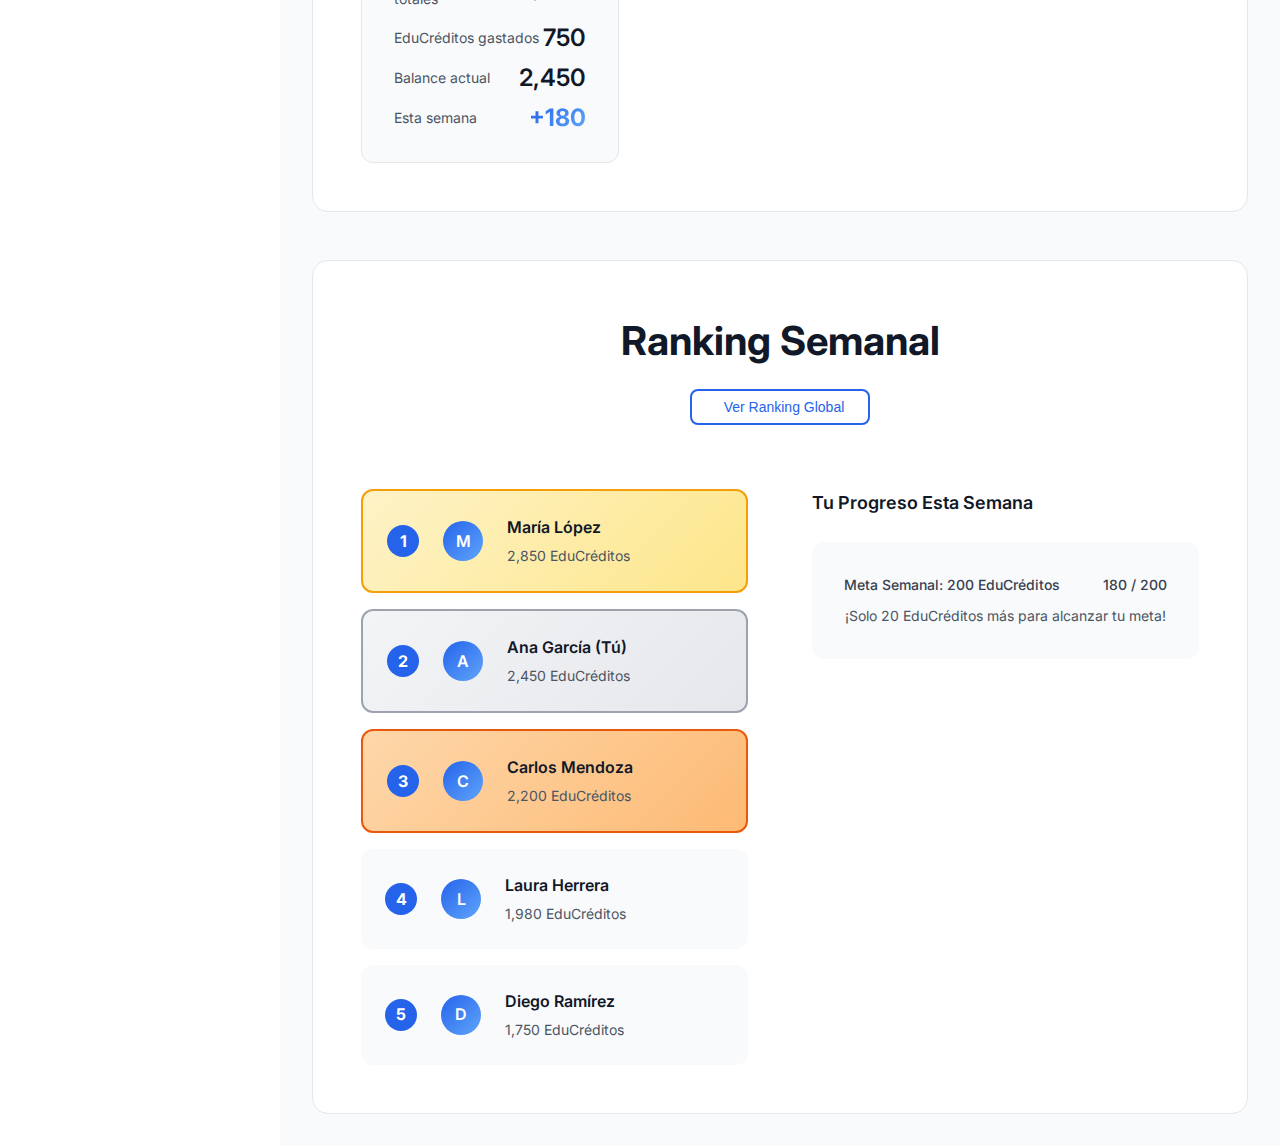
<file: pages/ganancias.html>
<!DOCTYPE html>
<html lang="es">
<head>
    <meta charset="UTF-8">
    <meta name="viewport" content="width=device-width, initial-scale=1.0">
    <title>Logros y Ganancias - EduCírculos</title>
    <link rel="preconnect" href="https://fonts.googleapis.com">
    <link rel="preconnect" href="https://fonts.gstatic.com" crossorigin>
    <link href="https://fonts.googleapis.com/css2?family=Inter:wght@300;400;500;600;700&display=swap" rel="stylesheet">
    <link rel="stylesheet" href="../assets/css/style.css">
    <link rel="stylesheet" href="https://cdnjs.cloudflare.com/ajax/libs/font-awesome
<link rel="stylesheet" href="https://cdnjs.cloudflare.com/ajax/libs/font-awesome/6.4.0/css/all.min.css">
</head>
<body>
    <div class="dashboard">
        <!-- Sidebar -->
        <aside class="sidebar">
            <div class="sidebar-logo">
                <i class="fas fa-graduation-cap"></i>
                <span>EduCírculos</span>
            </div>

            <nav class="sidebar-nav">
                <!-- Navegación Principal -->
                <div class="nav-section">
                    <h4 class="nav-section-title">Principal</h4>
                    <a href="../dashboard.html" class="nav-item">
                        <i class="fas fa-home"></i>
                        <span>Dashboard</span>
                    </a>
                    <a href="cursos.html" class="nav-item">
                        <i class="fas fa-book-open"></i>
                        <span>Cursos</span>
                    </a>
                    <a href="circulos.html" class="nav-item">
                        <i class="fas fa-users"></i>
                        <span>Círculos de Estudio</span>
                    </a>
                    <a href="mis-circulos.html" class="nav-item">
                        <i class="fas fa-user-friends"></i>
                        <span>Mis Círculos</span>
                    </a>
                </div>

                <!-- Mi Aprendizaje -->
                <div class="nav-section">
                    <h4 class="nav-section-title">Mi Aprendizaje</h4>
                    <a href="#" class="nav-item">
                        <i class="fas fa-chart-line"></i>
                        <span>Mi Progreso</span>
                    </a>
                    <a href="#" class="nav-item">
                        <i class="fas fa-certificate"></i>
                        <span>Certificados</span>
                    </a>
                    <a href="#" class="nav-item">
                        <i class="fas fa-bookmark"></i>
                        <span>Guardados</span>
                    </a>
                </div>

                <!-- Recompensas -->
                <div class="nav-section">
                    <h4 class="nav-section-title">Recompensas</h4>
                    <a href="educreditos.html" class="nav-item">
                        <i class="fas fa-coins"></i>
                        <span>EduCréditos</span>
                        <span class="nav-badge educreditos-count">2,450</span>
                    </a>
                    <a href="ganancias.html" class="nav-item active">
                        <i class="fas fa-trophy"></i>
                        <span>Logros</span>
                    </a>
                    <a href="planes.html" class="nav-item">
                        <i class="fas fa-crown"></i>
                        <span>Planes Premium</span>
                    </a>
                </div>

                <!-- Configuración -->
                <div class="nav-section">
                    <h4 class="nav-section-title">Cuenta</h4>
                    <a href="#" class="nav-item">
                        <i class="fas fa-cog"></i>
                        <span>Configuración</span>
                    </a>
                    <a href="#" class="nav-item">
                        <i class="fas fa-question-circle"></i>
                        <span>Ayuda</span>
                    </a>
                    <a href="../index.html" class="nav-item">
                        <i class="fas fa-sign-out-alt"></i>
                        <span>Cerrar Sesión</span>
                    </a>
                </div>
            </nav>
        </aside>

        <!-- Contenido Principal -->
        <main class="main-content">
            <!-- Barra Superior -->
            <header class="top-bar">
                <div class="page-info">
                    <h1 class="page-title">Logros y Ganancias</h1>
                    <p class="page-subtitle">Celebra tus éxitos y desbloquea nuevas recompensas</p>
                </div>

                <div class="top-bar-actions">
                    <!-- Compartir Logros -->
                    <button class="btn btn-outline" id="shareAchievementsBtn">
                        <i class="fas fa-share-alt"></i>
                        Compartir Logros
                    </button>

                    <!-- Usuario -->
                    <div class="user-menu">
                        <div class="user-avatar">A</div>
                        <div class="user-info">
                            <span class="user-name">Ana García</span>
                            <span class="user-level">Nivel Avanzado</span>
                        </div>
                        <i class="fas fa-chevron-down"></i>
                    </div>
                </div>
            </header>

            <!-- Área de Contenido -->
            <div class="content-area">
                <!-- Perfil de Logros -->
                <section class="achievements-profile">
                    <div class="profile-card">
                        <div class="profile-header">
                            <div class="profile-avatar">
                                <div class="avatar-ring">
                                    <div class="user-avatar large">A</div>
                                    <div class="level-badge">Nv. 7</div>
                                </div>
                            </div>
                            <div class="profile-info">
                                <h2>Ana García</h2>
                                <p class="profile-title">Estudiante Avanzada</p>
                                <div class="profile-stats">
                                    <div class="stat-item">
                                        <span class="stat-value">28</span>
                                        <span class="stat-label">Logros</span>
                                    </div>
                                    <div class="stat-item">
                                        <span class="stat-value">3,200</span>
                                        <span class="stat-label">EduCréditos</span>
                                    </div>
                                    <div class="stat-item">
                                        <span class="stat-value">125</span>
                                        <span class="stat-label">Días Activa</span>
                                    </div>
                                </div>
                            </div>
                        </div>
                        <div class="profile-progress">
                            <div class="progress-info">
                                <span>Progreso al Nivel 8</span>
                                <span>2,400 / 3,000 XP</span>
                            </div>
                            <div class="progress-bar">
                                <div class="progress-fill" style="width: 80%"></div>
                            </div>
                        </div>
                    </div>

                    <div class="recent-achievements">
                        <h3>Logros Recientes</h3>
                        <div class="recent-list">
                            <div class="recent-item">
                                <div class="achievement-icon gold">
                                    <i class="fas fa-medal"></i>
                                </div>
                                <div class="achievement-info">
                                    <h4>Maestro de las Matemáticas</h4>
                                    <span>Hace 2 días</span>
                                </div>
                            </div>
                            <div class="recent-item">
                                <div class="achievement-icon silver">
                                    <i class="fas fa-calendar-check"></i>
                                </div>
                                <div class="achievement-info">
                                    <h4>30 Días Consecutivos</h4>
                                    <span>Hace 1 semana</span>
                                </div>
                            </div>
                            <div class="recent-item">
                                <div class="achievement-icon bronze">
                                    <i class="fas fa-users"></i>
                                </div>
                                <div class="achievement-info">
                                    <h4>Colaborador Activo</h4>
                                    <span>Hace 2 semanas</span>
                                </div>
                            </div>
                        </div>
                    </div>
                </section>

                <!-- Categorías de Logros -->
                <section class="achievements-categories">
                    <div class="section-header">
                        <h2 class="section-title">
                            <i class="fas fa-trophy"></i>
                            Categorías de Logros
                        </h2>
                        <div class="category-filters">
                            <button class="filter-btn active" data-category="all">Todos</button>
                            <button class="filter-btn" data-category="learning">Aprendizaje</button>
                            <button class="filter-btn" data-category="social">Social</button>
                            <button class="filter-btn" data-category="dedication">Dedicación</button>
                            <button class="filter-btn" data-category="special">Especiales</button>
                        </div>
                    </div>

                    <div class="achievements-grid">
                        <!-- Logros de Aprendizaje -->
                        <div class="achievement-card earned" data-category="learning">
                            <div class="achievement-status earned">
                                <i class="fas fa-check"></i>
                            </div>
                            <div class="achievement-icon gold">
                                <i class="fas fa-medal"></i>
                            </div>
                            <div class="achievement-content">
                                <h3>Maestro de las Matemáticas</h3>
                                <p>Completa 10 cursos de matemáticas con calificación superior a 90%</p>
                                <div class="achievement-reward">
                                    <i class="fas fa-coins"></i>
                                    <span>200 EduCréditos</span>
                                </div>
                                <div class="achievement-date">
                                    Desbloqueado: 15 dic 2024
                                </div>
                            </div>
                        </div>

                        <div class="achievement-card earned" data-category="social">
                            <div class="achievement-status earned">
                                <i class="fas fa-check"></i>
                            </div>
                            <div class="achievement-icon silver">
                                <i class="fas fa-users"></i>
                            </div>
                            <div class="achievement-content">
                                <h3>Colaborador Activo</h3>
                                <p>Participa en 20 discusiones de círculos de estudio</p>
                                <div class="achievement-reward">
                                    <i class="fas fa-coins"></i>
                                    <span>100 EduCréditos</span>
                                </div>
                                <div class="achievement-date">
                                    Desbloqueado: 1 dic 2024
                                </div>
                            </div>
                        </div>

                        <div class="achievement-card earned" data-category="dedication">
                            <div class="achievement-status earned">
                                <i class="fas fa-check"></i>
                            </div>
                            <div class="achievement-icon gold">
                                <i class="fas fa-calendar-check"></i>
                            </div>
                            <div class="achievement-content">
                                <h3>Dedicación Inquebrantable</h3>
                                <p>Inicia sesión durante 30 días consecutivos</p>
                                <div class="achievement-reward">
                                    <i class="fas fa-coins"></i>
                                    <span>150 EduCréditos</span>
                                </div>
                                <div class="achievement-date">
                                    Desbloqueado: 8 dic 2024
                                </div>
                            </div>
                        </div>

                        <div class="achievement-card locked" data-category="learning">
                            <div class="achievement-status locked">
                                <i class="fas fa-lock"></i>
                            </div>
                            <div class="achievement-icon">
                                <i class="fas fa-flask"></i>
                            </div>
                            <div class="achievement-content">
                                <h3>Científico Experto</h3>
                                <p>Completa 5 cursos de ciencias naturales</p>
                                <div class="achievement-progress">
                                    <div class="progress-bar small">
                                        <div class="progress-fill" style="width: 60%"></div>
                                    </div>
                                    <span class="progress-text">3/5 cursos</span>
                                </div>
                                <div class="achievement-reward">
                                    <i class="fas fa-coins"></i>
                                    <span>175 EduCréditos</span>
                                </div>
                            </div>
                        </div>

                        <div class="achievement-card locked" data-category="social">
                            <div class="achievement-status locked">
                                <i class="fas fa-lock"></i>
                            </div>
                            <div class="achievement-icon">
                                <i class="fas fa-crown"></i>
                            </div>
                            <div class="achievement-content">
                                <h3>Líder de Círculo</h3>
                                <p>Crea y gestiona exitosamente 3 círculos de estudio</p>
                                <div class="achievement-progress">
                                    <div class="progress-bar small">
                                        <div class="progress-fill" style="width: 66%"></div>
                                    </div>
                                    <span class="progress-text">2/3 círculos</span>
                                </div>
                                <div class="achievement-reward">
                                    <i class="fas fa-coins"></i>
                                    <span>250 EduCréditos</span>
                                </div>
                            </div>
                        </div>

                        <div class="achievement-card earned" data-category="special">
                            <div class="achievement-status earned">
                                <i class="fas fa-check"></i>
                            </div>
                            <div class="achievement-icon diamond">
                                <i class="fas fa-gem"></i>
                            </div>
                            <div class="achievement-content">
                                <h3>Primera Impresión</h3>
                                <p>Completa tu perfil y toma tu primer curso</p>
                                <div class="achievement-reward">
                                    <i class="fas fa-coins"></i>
                                    <span>50 EduCréditos</span>
                                </div>
                                <div class="achievement-date">
                                    Desbloqueado: 15 nov 2024
                                </div>
                            </div>
                        </div>

                        <div class="achievement-card locked" data-category="dedication">
                            <div class="achievement-status locked">
                                <i class="fas fa-lock"></i>
                            </div>
                            <div class="achievement-icon">
                                <i class="fas fa-fire"></i>
                            </div>
                            <div class="achievement-content">
                                <h3>Racha Legendaria</h3>
                                <p>Mantén una racha de estudio de 100 días</p>
                                <div class="achievement-progress">
                                    <div class="progress-bar small">
                                        <div class="progress-fill" style="width: 45%"></div>
                                    </div>
                                    <span class="progress-text">45/100 días</span>
                                </div>
                                <div class="achievement-reward">
                                    <i class="fas fa-coins"></i>
                                    <span>500 EduCréditos</span>
                                </div>
                            </div>
                        </div>

                        <div class="achievement-card locked" data-category="learning">
                            <div class="achievement-status locked">
                                <i class="fas fa-lock"></i>
                            </div>
                            <div class="achievement-icon">
                                <i class="fas fa-globe-americas"></i>
                            </div>
                            <div class="achievement-content">
                                <h3>Explorador Cultural</h3>
                                <p>Completa cursos de historia y geografía hondureña</p>
                                <div class="achievement-progress">
                                    <div class="progress-bar small">
                                        <div class="progress-fill" style="width: 25%"></div>
                                    </div>
                                    <span class="progress-text">1/4 cursos</span>
                                </div>
                                <div class="achievement-reward">
                                    <i class="fas fa-coins"></i>
                                    <span>300 EduCréditos</span>
                                </div>
                            </div>
                        </div>

                        <div class="achievement-card earned" data-category="social">
                            <div class="achievement-status earned">
                                <i class="fas fa-check"></i>
                            </div>
                            <div class="achievement-icon bronze">
                                <i class="fas fa-handshake"></i>
                            </div>
                            <div class="achievement-content">
                                <h3>Mentor Solidario</h3>
                                <p>Ayuda a 10 estudiantes respondiendo sus preguntas</p>
                                <div class="achievement-reward">
                                    <i class="fas fa-coins"></i>
                                    <span>75 EduCréditos</span>
                                </div>
                                <div class="achievement-date">
                                    Desbloqueado: 22 nov 2024
                                </div>
                            </div>
                        </div>
                    </div>

                    <div class="load-more">
                        <button class="btn btn-outline">
                            <i class="fas fa-chevron-down"></i>
                            Ver Más Logros
                        </button>
                    </div>
                </section>

                <!-- Estadísticas Detalladas -->
                <section class="detailed-stats">
                    <div class="section-header">
                        <h2 class="section-title">
                            <i class="fas fa-chart-line"></i>
                            Estadísticas Detalladas
                        </h2>
                    </div>

                    <div class="stats-grid">
                        <div class="stat-card">
                            <div class="stat-header">
                                <h3>Actividad de Aprendizaje</h3>
                                <i class="fas fa-book-open"></i>
                            </div>
                            <div class="stat-content">
                                <div class="stat-row">
                                    <span>Cursos completados</span>
                                    <span class="stat-value">25</span>
                                </div>
                                <div class="stat-row">
                                    <span>Horas de estudio</span>
                                    <span class="stat-value">187h</span>
                                </div>
                                <div class="stat-row">
                                    <span>Lecciones finalizadas</span>
                                    <span class="stat-value">342</span>
                                </div>
                                <div class="stat-row">
                                    <span>Promedio de calificaciones</span>
                                    <span class="stat-value highlight">94%</span>
                                </div>
                            </div>
                        </div>

                        <div class="stat-card">
                            <div class="stat-header">
                                <h3>Participación Social</h3>
                                <i class="fas fa-users"></i>
                            </div>
                            <div class="stat-content">
                                <div class="stat-row">
                                    <span>Círculos unidos</span>
                                    <span class="stat-value">5</span>
                                </div>
                                <div class="stat-row">
                                    <span>Círculos creados</span>
                                    <span class="stat-value">2</span>
                                </div>
                                <div class="stat-row">
                                    <span>Mensajes enviados</span>
                                    <span class="stat-value">127</span>
                                </div>
                                <div class="stat-row">
                                    <span>Respuestas útiles</span>
                                    <span class="stat-value highlight">23</span>
                                </div>
                            </div>
                        </div>

                        <div class="stat-card">
                            <div class="stat-header">
                                <h3>Progreso y Dedicación</h3>
                                <i class="fas fa-trophy"></i>
                            </div>
                            <div class="stat-content">
                                <div class="stat-row">
                                    <span>Días consecutivos</span>
                                    <span class="stat-value">45</span>
                                </div>
                                <div class="stat-row">
                                    <span>Racha más larga</span>
                                    <span class="stat-value">67 días</span>
                                </div>
                                <div class="stat-row">
                                    <span>Logros desbloqueados</span>
                                    <span class="stat-value">28</span>
                                </div>
                                <div class="stat-row">
                                    <span>Nivel actual</span>
                                    <span class="stat-value highlight">7</span>
                                </div>
                            </div>
                        </div>

                        <div class="stat-card">
                            <div class="stat-header">
                                <h3>Recompensas Ganadas</h3>
                                <i class="fas fa-coins"></i>
                            </div>
                            <div class="stat-content">
                                <div class="stat-row">
                                    <span>EduCréditos totales</span>
                                    <span class="stat-value">3,200</span>
                                </div>
                                <div class="stat-row">
                                    <span>EduCréditos gastados</span>
                                    <span class="stat-value">750</span>
                                </div>
                                <div class="stat-row">
                                    <span>Balance actual</span>
                                    <span class="stat-value">2,450</span>
                                </div>
                                <div class="stat-row">
                                    <span>Esta semana</span>
                                    <span class="stat-value highlight">+180</span>
                                </div>
                            </div>
                        </div>
                    </div>
                </section>

                <!-- Ranking y Competencia -->
                <section class="ranking-section">
                    <div class="section-header">
                        <h2 class="section-title">
                            <i class="fas fa-medal"></i>
                            Ranking Semanal
                        </h2>
                        <button class="btn btn-outline btn-sm">
                            <i class="fas fa-eye"></i>
                            Ver Ranking Global
                        </button>
                    </div>

                    <div class="ranking-content">
                        <div class="leaderboard">
                            <div class="leaderboard-item podium gold">
                                <div class="rank-position">1</div>
                                <div class="rank-avatar">
                                    <div class="user-avatar">M</div>
                                    <div class="rank-crown">
                                        <i class="fas fa-crown"></i>
                                    </div>
                                </div>
                                <div class="rank-info">
                                    <h4>María López</h4>
                                    <p>2,850 EduCréditos</p>
                                </div>
                            </div>

                            <div class="leaderboard-item podium silver">
                                <div class="rank-position">2</div>
                                <div class="rank-avatar">
                                    <div class="user-avatar">A</div>
                                </div>
                                <div class="rank-info">
                                    <h4>Ana García (Tú)</h4>
                                    <p>2,450 EduCréditos</p>
                                </div>
                            </div>

                            <div class="leaderboard-item podium bronze">
                                <div class="rank-position">3</div>
                                <div class="rank-avatar">
                                    <div class="user-avatar">C</div>
                                </div>
                                <div class="rank-info">
                                    <h4>Carlos Mendoza</h4>
                                    <p>2,200 EduCréditos</p>
                                </div>
                            </div>

                            <div class="leaderboard-item">
                                <div class="rank-position">4</div>
                                <div class="rank-avatar">
                                    <div class="user-avatar">L</div>
                                </div>
                                <div class="rank-info">
                                    <h4>Laura Herrera</h4>
                                    <p>1,980 EduCréditos</p>
                                </div>
                            </div>

                            <div class="leaderboard-item">
                                <div class="rank-position">5</div>
                                <div class="rank-avatar">
                                    <div class="user-avatar">D</div>
                                </div>
                                <div class="rank-info">
                                    <h4>Diego Ramírez</h4>
                                    <p>1,750 EduCréditos</p>
                                </div>
                            </div>
                        </div>

                        <div class="ranking-progress">
                            <h3>Tu Progreso Esta Semana</h3>
                            <div class="weekly-goal">
                                <div class="goal-info">
                                    <span>Meta Semanal: 200 EduCréditos</span>
                                    <span>180 / 200</span>
                                </div>
                                <div class="progress-bar">
                                    <div class="progress-fill" style="width: 90%"></div>
                                </div>
                                <p class="goal-message">¡Solo 20 EduCréditos más para alcanzar tu meta!</p>
                            </div>
                        </div>
                    </div>
                </section>
            </div>
        </main>
    </div>

    <!-- AI Assistant Button (Fixed) -->
    <div class="ai-assistant-fab" id="aiAssistantFab">
        <i class="fas fa-robot"></i>
    </div>

    <!-- AI Assistant Chat -->
    <div class="ai-chat" id="aiChat">
        <div class="ai-chat-header">
            <div class="ai-chat-title">
                <i class="fas fa-robot"></i>
                <span>Asistente EduCírculos</span>
            </div>
            <button class="ai-chat-close" id="aiChatClose">
                <i class="fas fa-times"></i>
            </button>
        </div>
        <div class="ai-chat-messages" id="aiChatMessages">
        </div>
        <div class="ai-chat-input">
            <input type="text" id="aiChatInput" placeholder="¿Cómo puedo desbloquear más logros?">
            <button id="aiChatSend">
                <i class="fas fa-paper-plane"></i>
            </button>
        </div>
    </div>

    <script src="../assets/js/app.js"></script>

    <script>
        // JavaScript específico para Logros y Ganancias
        document.addEventListener('DOMContentLoaded', function() {
            // Filtros de categoría
            document.querySelectorAll('.filter-btn').forEach(btn => {
                btn.addEventListener('click', (e) => {
                    document.querySelectorAll('.filter-btn').forEach(b => b.classList.remove('active'));
                    e.target.classList.add('active');
                    
                    const category = e.target.dataset.category;
                    const cards = document.querySelectorAll('.achievement-card');
                    
                    cards.forEach(card => {
                        if (category === 'all' || card.dataset.category === category) {
                            card.style.display = 'flex';
                        } else {
                            card.style.display = 'none';
                        }
                    });
                });
            });

            // Animación de barras de progreso
            function animateProgressBars() {
                const progressBars = document.querySelectorAll('.progress-fill');
                progressBars.forEach(bar => {
                    const width = bar.style.width;
                    bar.style.width = '0%';
                    setTimeout(() => {
                        bar.style.transition = 'width 1s ease-out';
                        bar.style.width = width;
                    }, 200);
                });
            }

            // Efecto de hover en logros
            document.querySelectorAll('.achievement-card').forEach(card => {
                card.addEventListener('mouseenter', () => {
                    if (card.classList.contains('earned')) {
                        card.style.transform = 'translateY(-8px) scale(1.02)';
                    }
                });

                card.addEventListener('mouseleave', () => {
                    card.style.transform = 'translateY(0) scale(1)';
                });
            });

            // Botón de compartir logros
            const shareBtn = document.getElementById('shareAchievementsBtn');
            if (shareBtn) {
                shareBtn.addEventListener('click', () => {
                    if (navigator.share) {
                        navigator.share({
                            title: 'Mis Logros en EduCírculos',
                            text: '¡He desbloqueado 28 logros en EduCírculos! 🏆',
                            url: window.location.href
                        });
                    } else {
                        if (typeof Utils !== 'undefined') {
                            Utils.showNotification('¡Enlace copiado al portapapeles!', 'success');
                        }
                    }
                });
            }

            // Animación de contadores
            function animateCounters() {
                const counters = document.querySelectorAll('.stat-value:not(.highlight)');
                counters.forEach(counter => {
                    const target = parseInt(counter.textContent.replace(/[^\d]/g, ''));
                    if (target && target > 0) {
                        let current = 0;
                        const increment = target / 50;
                        const timer = setInterval(() => {
                            current += increment;
                            if (current >= target) {
                                counter.textContent = target.toLocaleString();
                                clearInterval(timer);
                            } else {
                                counter.textContent = Math.floor(current).toLocaleString();
                            }
                        }, 30);
                    }
                });
            }

            // Intersección Observer para animaciones al hacer scroll
            const observer = new IntersectionObserver((entries) => {
                entries.forEach(entry => {
                    if (entry.isIntersecting) {
                        if (entry.target.classList.contains('progress-bar')) {
                            animateProgressBars();
                        }
                        if (entry.target.classList.contains('stats-grid')) {
                            animateCounters();
                        }
                        entry.target.classList.add('animate-in');
                    }
                });
            }, { threshold: 0.1 });

            // Observar elementos para animación
            document.querySelectorAll('.achievement-card, .progress-bar, .stats-grid').forEach(el => {
                observer.observe(el);
            });

            // Inicializar animaciones
            setTimeout(animateProgressBars, 500);
            setTimeout(animateCounters, 1000);

            // Easter egg - click en el avatar del perfil
            const profileAvatar = document.querySelector('.profile-avatar .user-avatar');
            if (profileAvatar) {
                let clickCount = 0;
                profileAvatar.addEventListener('click', () => {
                    clickCount++;
                    if (clickCount >= 5) {
                        if (typeof Utils !== 'undefined') {
                            Utils.showNotification('🎉 ¡Logro secreto desbloqueado! "Curioso por Naturaleza" +25 EduCréditos', 'success');
                        }
                        clickCount = 0;
                    }
                });
            }

            // Botón cargar más logros
            const loadMoreBtn = document.querySelector('.load-more .btn');
            if (loadMoreBtn) {
                loadMoreBtn.addEventListener('click', () => {
                    if (typeof Utils !== 'undefined') {
                        Utils.showNotification('Cargando más logros...', 'info');
                    }
                    // Simular carga de más logros
                    setTimeout(() => {
                        if (typeof Utils !== 'undefined') {
                            Utils.showNotification('¡Se han cargado 6 logros adicionales!', 'success');
                        }
                    }, 1500);
                });
            }
        });
    </script>
</body>
</html>
</file>
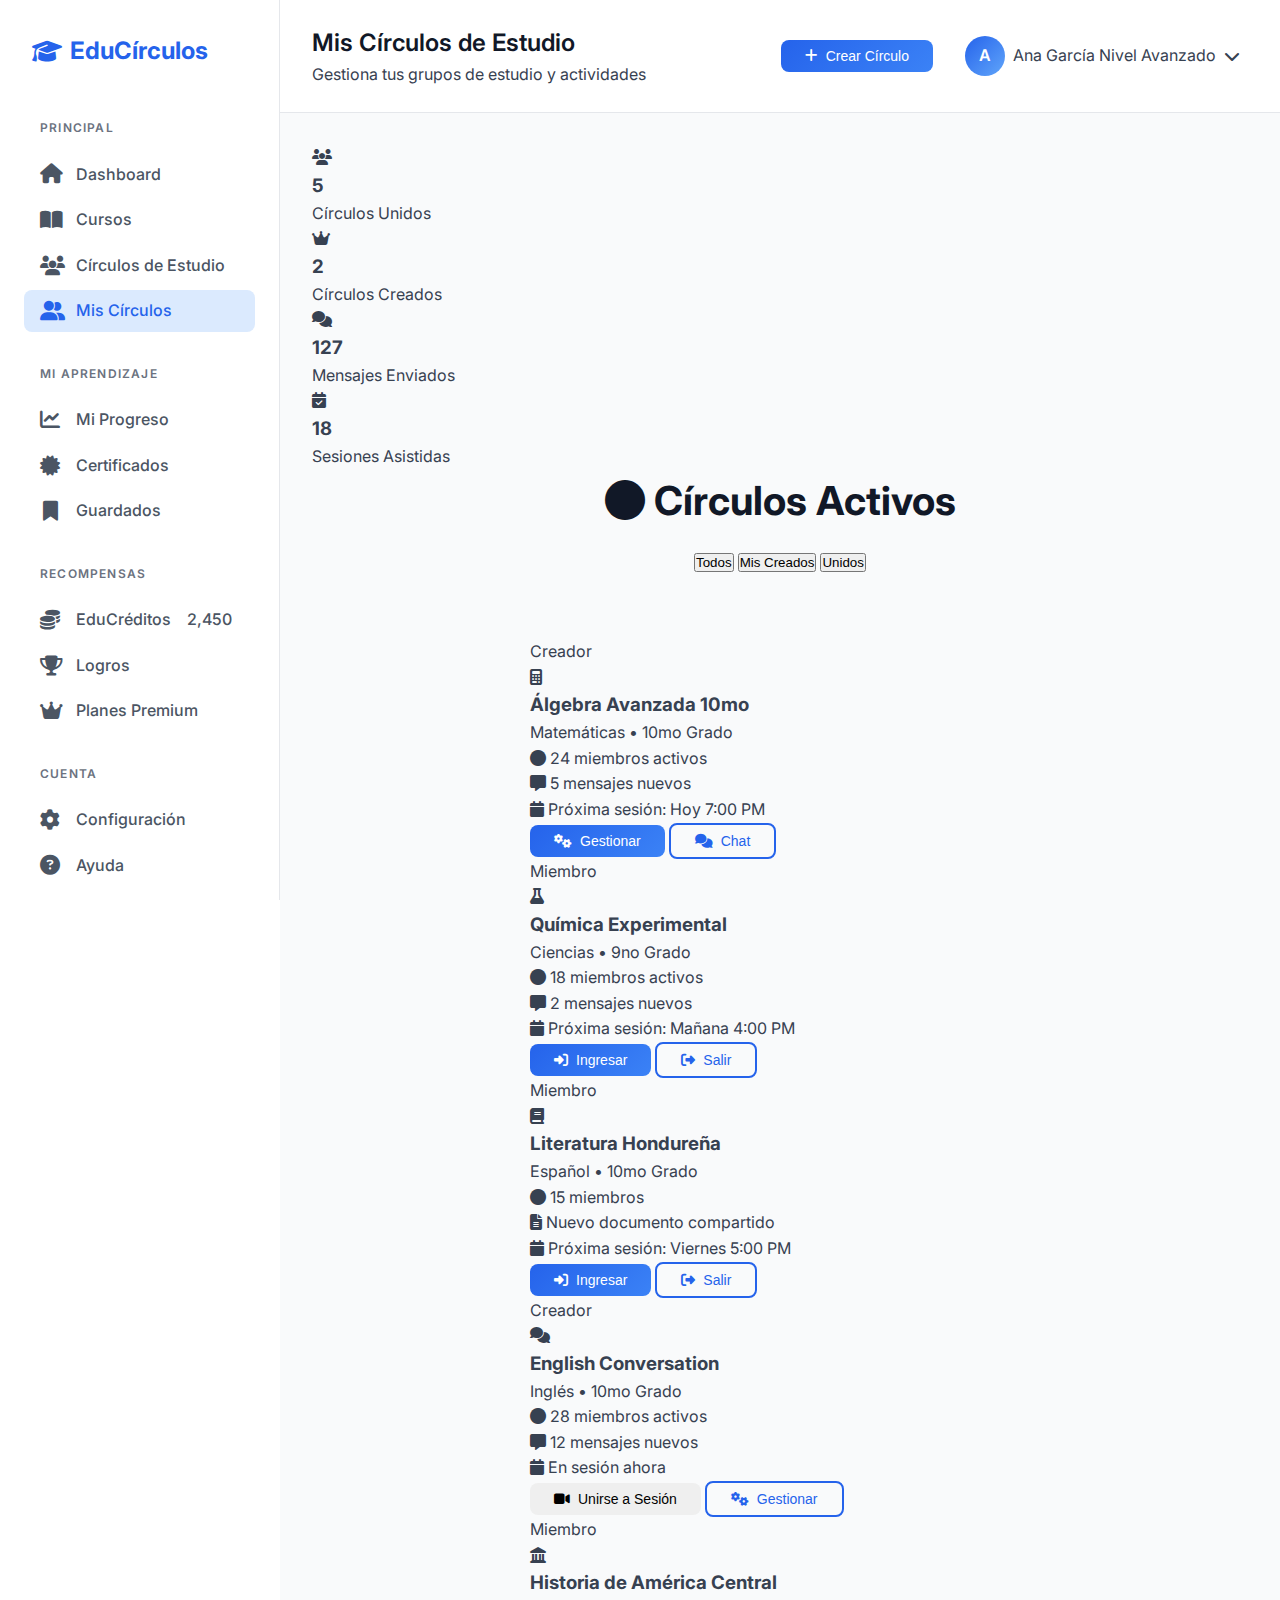
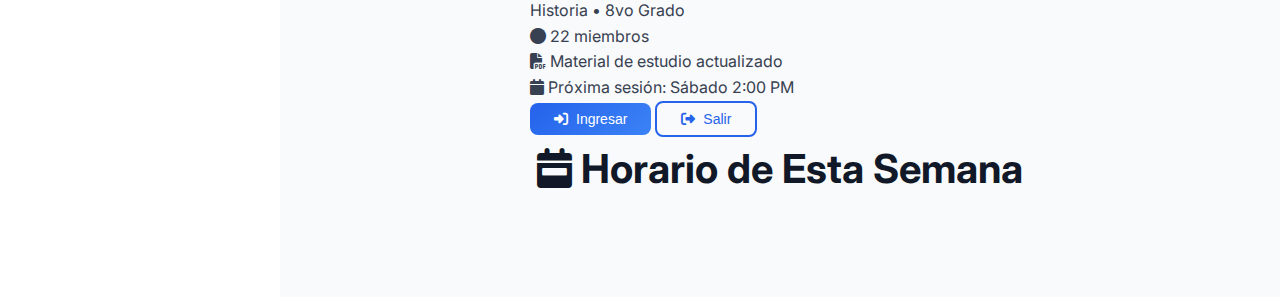
<file: pages/mis-circulos.html>
<!DOCTYPE html>
<html lang="es">
<head>
    <meta charset="UTF-8">
    <meta name="viewport" content="width=device-width, initial-scale=1.0">
    <title>Mis Círculos - EduCírculos</title>
    <link rel="preconnect" href="https://fonts.googleapis.com">
    <link rel="preconnect" href="https://fonts.gstatic.com" crossorigin>
    <link href="https://fonts.googleapis.com/css2?family=Inter:wght@300;400;500;600;700&display=swap" rel="stylesheet">
    <link rel="stylesheet" href="../assets/css/style.css">
    <link rel="stylesheet" href="https://cdnjs.cloudflare.com/ajax/libs/font-awesome/6.4.0/css/all.min.css">
</head>
<body>
    <div class="dashboard">
        <aside class="sidebar">
            <div class="sidebar-logo">
                <i class="fas fa-graduation-cap"></i>
                <span>EduCírculos</span>
            </div>

            <nav class="sidebar-nav">
                <div class="nav-section">
                    <h4 class="nav-section-title">Principal</h4>
                    <a href="../dashboard.html" class="nav-item">
                        <i class="fas fa-home"></i>
                        <span>Dashboard</span>
                    </a>
                    <a href="cursos.html" class="nav-item">
                        <i class="fas fa-book-open"></i>
                        <span>Cursos</span>
                    </a>
                    <a href="circulos.html" class="nav-item">
                        <i class="fas fa-users"></i>
                        <span>Círculos de Estudio</span>
                    </a>
                    <a href="mis-circulos.html" class="nav-item active">
                        <i class="fas fa-user-friends"></i>
                        <span>Mis Círculos</span>
                    </a>
                </div>

                <div class="nav-section">
                    <h4 class="nav-section-title">Mi Aprendizaje</h4>
                    <a href="#" class="nav-item">
                        <i class="fas fa-chart-line"></i>
                        <span>Mi Progreso</span>
                    </a>
                    <a href="#" class="nav-item">
                        <i class="fas fa-certificate"></i>
                        <span>Certificados</span>
                    </a>
                    <a href="#" class="nav-item">
                        <i class="fas fa-bookmark"></i>
                        <span>Guardados</span>
                    </a>
                </div>

                <div class="nav-section">
                    <h4 class="nav-section-title">Recompensas</h4>
                    <a href="educreditos.html" class="nav-item">
                        <i class="fas fa-coins"></i>
                        <span>EduCréditos</span>
                        <span class="nav-badge educreditos-count">2,450</span>
                    </a>
                    <a href="ganancias.html" class="nav-item">
                        <i class="fas fa-trophy"></i>
                        <span>Logros</span>
                    </a>
                    <a href="planes.html" class="nav-item">
                        <i class="fas fa-crown"></i>
                        <span>Planes Premium</span>
                    </a>
                </div>

                <div class="nav-section">
                    <h4 class="nav-section-title">Cuenta</h4>
                    <a href="#" class="nav-item">
                        <i class="fas fa-cog"></i>
                        <span>Configuración</span>
                    </a>
                    <a href="#" class="nav-item">
                        <i class="fas fa-question-circle"></i>
                        <span>Ayuda</span>
                    </a>
                    <a href="../index.html" class="nav-item">
                        <i class="fas fa-sign-out-alt"></i>
                        <span>Cerrar Sesión</span>
                    </a>
                </div>
            </nav>
        </aside>

        <main class="main-content">
            <header class="top-bar">
                <div class="page-info">
                    <h1 class="page-title">Mis Círculos de Estudio</h1>
                    <p class="page-subtitle">Gestiona tus grupos de estudio y actividades</p>
                </div>

                <div class="top-bar-actions">
                    <button class="btn btn-primary" id="createCircleBtn">
                        <i class="fas fa-plus"></i>
                        Crear Círculo
                    </button>

                    <div class="user-menu">
                        <div class="user-avatar">A</div>
                        <div class="user-info">
                            <span class="user-name">Ana García</span>
                            <span class="user-level">Nivel Avanzado</span>
                        </div>
                        <i class="fas fa-chevron-down"></i>
                    </div>
                </div>
            </header>

            <div class="content-area">
                <section class="personal-summary">
                    <div class="summary-cards">
                        <div class="summary-card">
                            <div class="summary-icon">
                                <i class="fas fa-users"></i>
                            </div>
                            <div class="summary-content">
                                <h3>5</h3>
                                <p>Círculos Unidos</p>
                            </div>
                        </div>
                        <div class="summary-card">
                            <div class="summary-icon">
                                <i class="fas fa-crown"></i>
                            </div>
                            <div class="summary-content">
                                <h3>2</h3>
                                <p>Círculos Creados</p>
                            </div>
                        </div>
                        <div class="summary-card">
                            <div class="summary-icon">
                                <i class="fas fa-comments"></i>
                            </div>
                            <div class="summary-content">
                                <h3>127</h3>
                                <p>Mensajes Enviados</p>
                            </div>
                        </div>
                        <div class="summary-card">
                            <div class="summary-icon">
                                <i class="fas fa-calendar-check"></i>
                            </div>
                            <div class="summary-content">
                                <h3>18</h3>
                                <p>Sesiones Asistidas</p>
                            </div>
                        </div>
                    </div>
                </section>

                <section class="active-circles">
                    <div class="section-header">
                        <h2 class="section-title">
                            <i class="fas fa-circle"></i>
                            Círculos Activos
                        </h2>
                        <div class="filter-tabs">
                            <button class="tab-btn active" data-tab="all">Todos</button>
                            <button class="tab-btn" data-tab="owned">Mis Creados</button>
                            <button class="tab-btn" data-tab="joined">Unidos</button>
                        </div>
                    </div>

                    <div class="my-circles-grid">
                        <!-- Círculo 1 -->
                        <div class="my-circle-card owned">
                            <div class="circle-badge">Creador</div>
                            <div class="circle-header">
                                <div class="circle-avatar">
                                    <i class="fas fa-calculator"></i>
                                </div>
                                <div class="circle-info">
                                    <h3>Álgebra Avanzada 10mo</h3>
                                    <p>Matemáticas • 10mo Grado</p>
                                    <div class="circle-status online">
                                        <i class="fas fa-circle"></i>
                                        24 miembros activos
                                    </div>
                                </div>
                            </div>
                            <div class="circle-activity">
                                <div class="activity-item">
                                    <i class="fas fa-message"></i>
                                    <span>5 mensajes nuevos</span>
                                </div>
                                <div class="activity-item">
                                    <i class="fas fa-calendar"></i>
                                    <span>Próxima sesión: Hoy 7:00 PM</span>
                                </div>
                            </div>
                            <div class="circle-actions">
                                <button class="btn btn-primary" data-action="manage">
                                    <i class="fas fa-cogs"></i>
                                    Gestionar
                                </button>
                                <button class="btn btn-outline" data-action="chat">
                                    <i class="fas fa-comments"></i>
                                    Chat
                                </button>
                            </div>
                        </div>

                        <!-- Círculo 2 -->
                        <div class="my-circle-card joined">
                            <div class="circle-badge member">Miembro</div>
                            <div class="circle-header">
                                <div class="circle-avatar">
                                    <i class="fas fa-flask"></i>
                                </div>
                                <div class="circle-info">
                                    <h3>Química Experimental</h3>
                                    <p>Ciencias • 9no Grado</p>
                                    <div class="circle-status online">
                                        <i class="fas fa-circle"></i>
                                        18 miembros activos
                                    </div>
                                </div>
                            </div>
                            <div class="circle-activity">
                                <div class="activity-item">
                                    <i class="fas fa-message"></i>
                                    <span>2 mensajes nuevos</span>
                                </div>
                                <div class="activity-item">
                                    <i class="fas fa-calendar"></i>
                                    <span>Próxima sesión: Mañana 4:00 PM</span>
                                </div>
                            </div>
                            <div class="circle-actions">
                                <button class="btn btn-primary" data-action="enter">
                                    <i class="fas fa-sign-in-alt"></i>
                                    Ingresar
                                </button>
                                <button class="btn btn-outline" data-action="leave">
                                    <i class="fas fa-sign-out-alt"></i>
                                    Salir
                                </button>
                            </div>
                        </div>

                        <!-- Círculo 3 -->
                        <div class="my-circle-card joined">
                            <div class="circle-badge member">Miembro</div>
                            <div class="circle-header">
                                <div class="circle-avatar">
                                    <i class="fas fa-book"></i>
                                </div>
                                <div class="circle-info">
                                    <h3>Literatura Hondureña</h3>
                                    <p>Español • 10mo Grado</p>
                                    <div class="circle-status offline">
                                        <i class="fas fa-circle"></i>
                                        15 miembros
                                    </div>
                                </div>
                            </div>
                            <div class="circle-activity">
                                <div class="activity-item">
                                    <i class="fas fa-file-alt"></i>
                                    <span>Nuevo documento compartido</span>
                                </div>
                                <div class="activity-item">
                                    <i class="fas fa-calendar"></i>
                                    <span>Próxima sesión: Viernes 5:00 PM</span>
                                </div>
                            </div>
                            <div class="circle-actions">
                                <button class="btn btn-primary" data-action="enter">
                                    <i class="fas fa-sign-in-alt"></i>
                                    Ingresar
                                </button>
                                <button class="btn btn-outline" data-action="leave">
                                    <i class="fas fa-sign-out-alt"></i>
                                    Salir
                                </button>
                            </div>
                        </div>

                        <!-- Círculo 4 -->
                        <div class="my-circle-card owned">
                            <div class="circle-badge">Creador</div>
                            <div class="circle-header">
                                <div class="circle-avatar">
                                    <i class="fas fa-comments"></i>
                                </div>
                                <div class="circle-info">
                                    <h3>English Conversation</h3>
                                    <p>Inglés • 10mo Grado</p>
                                    <div class="circle-status online">
                                        <i class="fas fa-circle"></i>
                                        28 miembros activos
                                    </div>
                                </div>
                            </div>
                            <div class="circle-activity">
                                <div class="activity-item">
                                    <i class="fas fa-message"></i>
                                    <span>12 mensajes nuevos</span>
                                </div>
                                <div class="activity-item">
                                    <i class="fas fa-calendar"></i>
                                    <span>En sesión ahora</span>
                                </div>
                            </div>
                            <div class="circle-actions">
                                <button class="btn btn-success" data-action="join-session">
                                    <i class="fas fa-video"></i>
                                    Unirse a Sesión
                                </button>
                                <button class="btn btn-outline" data-action="manage">
                                    <i class="fas fa-cogs"></i>
                                    Gestionar
                                </button>
                            </div>
                        </div>

                        <!-- Círculo 5 -->
                        <div class="my-circle-card joined">
                            <div class="circle-badge member">Miembro</div>
                            <div class="circle-header">
                                <div class="circle-avatar">
                                    <i class="fas fa-landmark"></i>
                                </div>
                                <div class="circle-info">
                                    <h3>Historia de América Central</h3>
                                    <p>Historia • 8vo Grado</p>
                                    <div class="circle-status offline">
                                        <i class="fas fa-circle"></i>
                                        22 miembros
                                    </div>
                                </div>
                            </div>
                            <div class="circle-activity">
                                <div class="activity-item">
                                    <i class="fas fa-file-pdf"></i>
                                    <span>Material de estudio actualizado</span>
                                </div>
                                <div class="activity-item">
                                    <i class="fas fa-calendar"></i>
                                    <span>Próxima sesión: Sábado 2:00 PM</span>
                                </div>
                            </div>
                            <div class="circle-actions">
                                <button class="btn btn-primary" data-action="enter">
                                    <i class="fas fa-sign-in-alt"></i>
                                    Ingresar
                                </button>
                                <button class="btn btn-outline" data-action="leave">
                                    <i class="fas fa-sign-out-alt"></i>
                                    Salir
                                </button>
                            </div>
                        </div>
                    </div>
                </section>

                <section class="weekly-schedule">
                    <div class="section-header">
                        <h2 class="section-title">
                            <i class="fas fa-calendar-week"></i>
                            Horario de Esta Semana
                        </h2>
                    </div>
                </section>
            </div> <!-- content-area -->
        </main>
    </div> <!-- dashboard -->
</body>
</html>
</file>
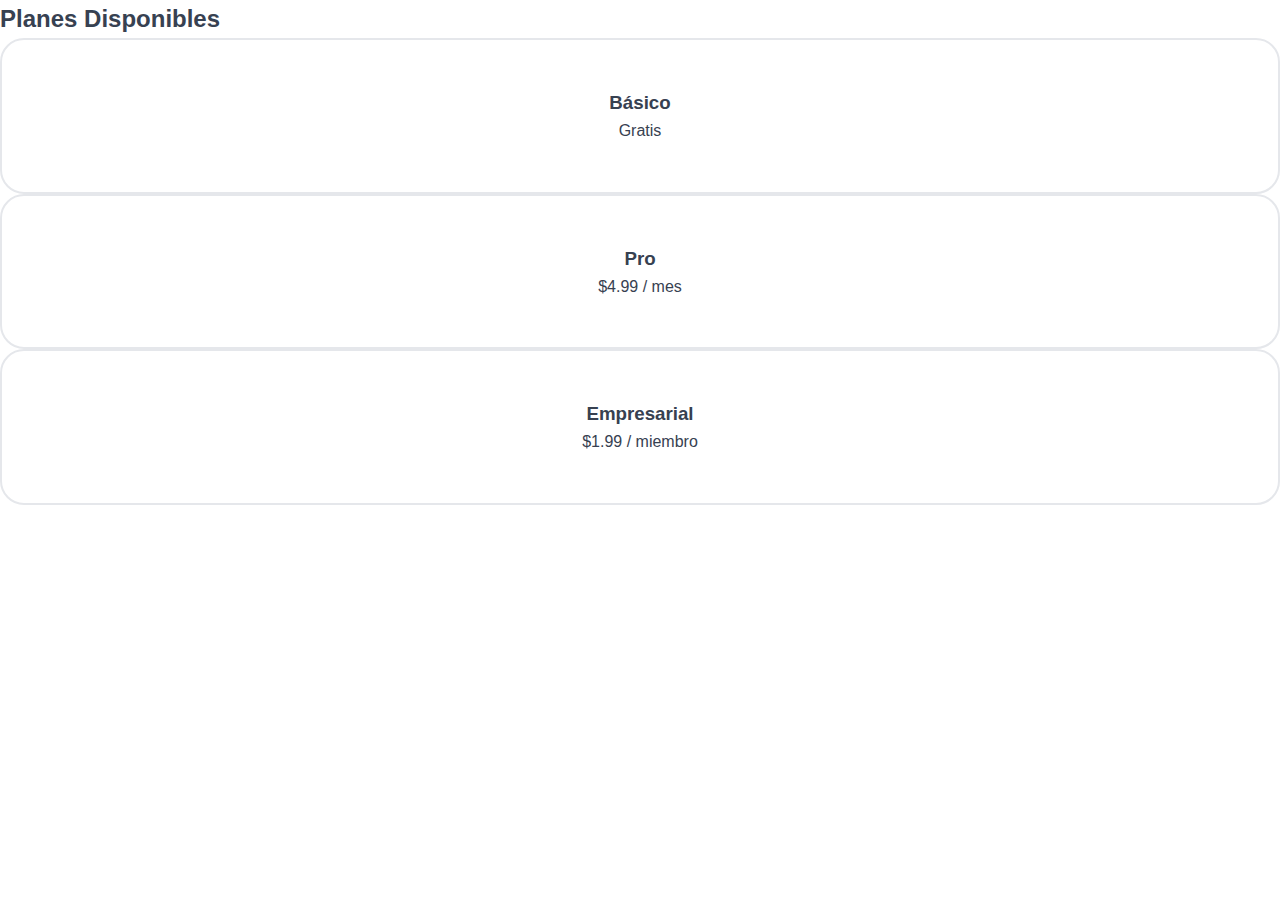
<file: pages/planes.html>
<!DOCTYPE html>
<html lang="es">
<head>
    <meta charset="UTF-8">
    <meta name="viewport" content="width=device-width, initial-scale=1.0">
    <title>Planes - EduCírculos</title>
    <link rel="stylesheet" href="../assets/css/style.css">
</head>
<body>
    <div id="navbar"></div>

    <section class="planes">
        <h2>Planes Disponibles</h2>
        <div class="plan-cards">
            <div class="plan-card">
                <h3>Básico</h3>
                <p>Gratis</p>
            </div>
            <div class="plan-card">
                <h3>Pro</h3>
                <p>$4.99 / mes</p>
            </div>
            <div class="plan-card">
                <h3>Empresarial</h3>
                <p>$1.99 / miembro</p>
            </div>
        </div>
    </section>

    <div id="footer"></div>
    <script src="../assets/js/app.js"></script>
</body>
</html>
</file>
<file: assets/css/style.css>
/* ===== VARIABLES CSS ===== */
:root {
  /* Paleta de Azules Moderna */
  --primary-blue: #2563eb;
  --primary-blue-light: #3b82f6;
  --primary-blue-dark: #1d4ed8;
  --secondary-blue: #1e40af;
  --accent-blue: #60a5fa;
  --light-blue: #dbeafe;
  --extra-light-blue: #f0f9ff;
  
  /* Colores Neutros */
  --white: #ffffff;
  --gray-50: #f9fafb;
  --gray-100: #f3f4f6;
  --gray-200: #e5e7eb;
  --gray-300: #d1d5db;
  --gray-400: #9ca3af;
  --gray-500: #6b7280;
  --gray-600: #4b5563;
  --gray-700: #374151;
  --gray-800: #1f2937;
  --gray-900: #111827;
  
  /* Colores de Estado */
  --success: #10b981;
  --warning: #f59e0b;
  --error: #ef4444;
  --info: var(--primary-blue);
  
  /* Tipografía */
  --font-family: 'Inter', -apple-system, BlinkMacSystemFont, 'Segoe UI', sans-serif;
  --font-weight-light: 300;
  --font-weight-normal: 400;
  --font-weight-medium: 500;
  --font-weight-semibold: 600;
  --font-weight-bold: 700;
  
  /* Espaciado */
  --spacing-xs: 0.25rem;
  --spacing-sm: 0.5rem;
  --spacing-md: 1rem;
  --spacing-lg: 1.5rem;
  --spacing-xl: 2rem;
  --spacing-2xl: 3rem;
  --spacing-3xl: 4rem;
  
  /* Border Radius */
  --radius-sm: 0.375rem;
  --radius-md: 0.5rem;
  --radius-lg: 0.75rem;
  --radius-xl: 1rem;
  --radius-2xl: 1.5rem;
  
  /* Sombras */
  --shadow-sm: 0 1px 2px 0 rgba(0, 0, 0, 0.05);
  --shadow-md: 0 4px 6px -1px rgba(0, 0, 0, 0.1), 0 2px 4px -1px rgba(0, 0, 0, 0.06);
  --shadow-lg: 0 10px 15px -3px rgba(0, 0, 0, 0.1), 0 4px 6px -2px rgba(0, 0, 0, 0.05);
  --shadow-xl: 0 20px 25px -5px rgba(0, 0, 0, 0.1), 0 10px 10px -5px rgba(0, 0, 0, 0.04);
  
  /* Transiciones */
  --transition-fast: 0.15s ease;
  --transition-normal: 0.3s ease;
  --transition-slow: 0.5s ease;
  
  /* Contenedor máximo */
  --container-max-width: 1200px;
}

/* ===== RESET Y BASE ===== */
* {
  margin: 0;
  padding: 0;
  box-sizing: border-box;
}

html {
  scroll-behavior: smooth;
}

body {
  font-family: var(--font-family);
  font-weight: var(--font-weight-normal);
  line-height: 1.6;
  color: var(--gray-700);
  background-color: var(--white);
  overflow-x: hidden;
}

/* ===== UTILIDADES ===== */
.container {
  width: 100%;
  max-width: var(--container-max-width);
  margin: 0 auto;
  padding: 0 var(--spacing-md);
}

.btn {
  display: inline-flex;
  align-items: center;
  gap: var(--spacing-sm);
  padding: var(--spacing-sm) var(--spacing-lg);
  border-radius: var(--radius-md);
  font-weight: var(--font-weight-medium);
  text-decoration: none;
  border: none;
  cursor: pointer;
  transition: all var(--transition-fast);
  font-size: 0.875rem;
}

.btn-primary {
  background: linear-gradient(135deg, var(--primary-blue) 0%, var(--primary-blue-light) 100%);
  color: var(--white);
}

.btn-primary:hover {
  background: linear-gradient(135deg, var(--primary-blue-dark) 0%, var(--primary-blue) 100%);
  transform: translateY(-2px);
  box-shadow: var(--shadow-lg);
}

.btn-outline {
  background: transparent;
  color: var(--primary-blue);
  border: 2px solid var(--primary-blue);
}

.btn-outline:hover {
  background: var(--primary-blue);
  color: var(--white);
  transform: translateY(-2px);
}

.btn-large {
  padding: var(--spacing-md) var(--spacing-xl);
  font-size: 1rem;
}

.highlight {
  background: linear-gradient(135deg, var(--primary-blue) 0%, var(--accent-blue) 100%);
  -webkit-background-clip: text;
  -webkit-text-fill-color: transparent;
  background-clip: text;
}

/* ===== HEADER Y NAVEGACIÓN ===== */
.header {
  background: rgba(255, 255, 255, 0.95);
  backdrop-filter: blur(10px);
  border-bottom: 1px solid var(--gray-200);
  position: fixed;
  top: 0;
  left: 0;
  right: 0;
  z-index: 1000;
  transition: all var(--transition-fast);
}

.navbar {
  padding: var(--spacing-md) 0;
}

.nav-container {
  display: flex;
  align-items: center;
  justify-content: space-between;
  max-width: var(--container-max-width);
  margin: 0 auto;
  padding: 0 var(--spacing-md);
}

.nav-logo {
  display: flex;
  align-items: center;
  gap: var(--spacing-sm);
  font-size: 1.5rem;
  font-weight: var(--font-weight-bold);
  color: var(--primary-blue);
  text-decoration: none;
}

.nav-logo i {
  font-size: 1.75rem;
}

.nav-menu {
  display: flex;
  align-items: center;
  gap: var(--spacing-xl);
}

.nav-link {
  color: var(--gray-600);
  text-decoration: none;
  font-weight: var(--font-weight-medium);
  transition: color var(--transition-fast);
  position: relative;
}

.nav-link:hover {
  color: var(--primary-blue);
}

.nav-link::after {
  content: '';
  position: absolute;
  bottom: -4px;
  left: 0;
  width: 0;
  height: 2px;
  background: var(--primary-blue);
  transition: width var(--transition-fast);
}

.nav-link:hover::after {
  width: 100%;
}

.nav-auth {
  display: flex;
  align-items: center;
  gap: var(--spacing-md);
}

.hamburger {
  display: none;
  flex-direction: column;
  cursor: pointer;
  gap: 4px;
}

.hamburger span {
  width: 24px;
  height: 3px;
  background: var(--primary-blue);
  transition: all var(--transition-fast);
}

/* ===== HERO SECTION ===== */
.hero {
  padding: 8rem 0 4rem;
  background: linear-gradient(135deg, var(--extra-light-blue) 0%, var(--white) 100%);
  position: relative;
  overflow: hidden;
}

.hero::before {
  content: '';
  position: absolute;
  top: -50%;
  right: -50%;
  width: 200%;
  height: 200%;
  background: radial-gradient(circle, var(--light-blue) 0%, transparent 70%);
  opacity: 0.3;
  animation: float 20s infinite ease-in-out;
}

@keyframes float {
  0%, 100% { transform: translate(0, 0) rotate(0deg); }
  33% { transform: translate(-30px, -30px) rotate(120deg); }
  66% { transform: translate(30px, -60px) rotate(240deg); }
}

.hero-container {
  display: grid;
  grid-template-columns: 1fr 1fr;
  gap: var(--spacing-3xl);
  align-items: center;
  max-width: var(--container-max-width);
  margin: 0 auto;
  padding: 0 var(--spacing-md);
  position: relative;
  z-index: 2;
}

.hero-title {
  font-size: 3.5rem;
  font-weight: var(--font-weight-bold);
  line-height: 1.1;
  margin-bottom: var(--spacing-lg);
  color: var(--gray-900);
}

.hero-subtitle {
  font-size: 1.25rem;
  color: var(--gray-600);
  margin-bottom: var(--spacing-2xl);
  line-height: 1.7;
}

.hero-buttons {
  display: flex;
  gap: var(--spacing-lg);
  margin-bottom: var(--spacing-3xl);
}

.hero-stats {
  display: flex;
  gap: var(--spacing-2xl);
}

.stat {
  display: flex;
  flex-direction: column;
  align-items: center;
  text-align: center;
}

.stat-number {
  font-size: 2rem;
  font-weight: var(--font-weight-bold);
  color: var(--primary-blue);
}

.stat-label {
  font-size: 0.875rem;
  color: var(--gray-500);
  font-weight: var(--font-weight-medium);
}

.hero-image {
  display: flex;
  justify-content: center;
  align-items: center;
}

.hero-illustration {
  width: 300px;
  height: 300px;
  background: linear-gradient(135deg, var(--primary-blue) 0%, var(--accent-blue) 100%);
  border-radius: 50%;
  display: flex;
  align-items: center;
  justify-content: center;
  position: relative;
  animation: pulse 4s infinite ease-in-out;
}

.hero-illustration i {
  font-size: 8rem;
  color: var(--white);
}

@keyframes pulse {
  0%, 100% { transform: scale(1); }
  50% { transform: scale(1.05); }
}

/* ===== SECCIONES GENERALES ===== */
.section-header {
  text-align: center;
  margin-bottom: var(--spacing-3xl);
}

.section-title {
  font-size: 2.5rem;
  font-weight: var(--font-weight-bold);
  color: var(--gray-900);
  margin-bottom: var(--spacing-md);
}

.section-subtitle {
  font-size: 1.125rem;
  color: var(--gray-600);
  max-width: 600px;
  margin: 0 auto;
}

/* ===== FEATURES SECTION ===== */
.features {
  padding: var(--spacing-3xl) 0;
  background: var(--white);
}

.features-grid {
  display: grid;
  grid-template-columns: repeat(auto-fit, minmax(300px, 1fr));
  gap: var(--spacing-2xl);
}

.feature-card {
  background: var(--white);
  padding: var(--spacing-2xl);
  border-radius: var(--radius-xl);
  text-align: center;
  transition: all var(--transition-normal);
  border: 1px solid var(--gray-200);
  position: relative;
  overflow: hidden;
}

.feature-card::before {
  content: '';
  position: absolute;
  top: 0;
  left: 0;
  right: 0;
  height: 4px;
  background: linear-gradient(135deg, var(--primary-blue) 0%, var(--accent-blue) 100%);
  opacity: 0;
  transition: opacity var(--transition-normal);
}

.feature-card:hover {
  transform: translateY(-8px);
  box-shadow: var(--shadow-xl);
}

.feature-card:hover::before {
  opacity: 1;
}

.feature-icon {
  width: 80px;
  height: 80px;
  background: linear-gradient(135deg, var(--light-blue) 0%, var(--extra-light-blue) 100%);
  border-radius: 50%;
  display: flex;
  align-items: center;
  justify-content: center;
  margin: 0 auto var(--spacing-lg);
  transition: all var(--transition-normal);
}

.feature-card:hover .feature-icon {
  background: linear-gradient(135deg, var(--primary-blue) 0%, var(--accent-blue) 100%);
}

.feature-icon i {
  font-size: 2rem;
  color: var(--primary-blue);
  transition: color var(--transition-normal);
}

.feature-card:hover .feature-icon i {
  color: var(--white);
}

.feature-card h3 {
  font-size: 1.25rem;
  font-weight: var(--font-weight-semibold);
  color: var(--gray-900);
  margin-bottom: var(--spacing-md);
}

.feature-card p {
  color: var(--gray-600);
  line-height: 1.6;
}

/* ===== COURSES PREVIEW ===== */
.courses-preview {
  padding: var(--spacing-3xl) 0;
  background: var(--gray-50);
}

.courses-grid {
  display: grid;
  grid-template-columns: repeat(auto-fit, minmax(350px, 1fr));
  gap: var(--spacing-2xl);
  margin-bottom: var(--spacing-2xl);
}

.course-card {
  background: var(--white);
  border-radius: var(--radius-xl);
  overflow: hidden;
  box-shadow: var(--shadow-md);
  transition: all var(--transition-normal);
  border: 1px solid var(--gray-200);
}

.course-card:hover {
  transform: translateY(-8px);
  box-shadow: var(--shadow-xl);
}

.course-image {
  height: 200px;
  background: linear-gradient(135deg, var(--light-blue) 0%, var(--extra-light-blue) 100%);
  display: flex;
  align-items: center;
  justify-content: center;
  position: relative;
}

.course-image i {
  font-size: 4rem;
  color: var(--primary-blue);
}

.course-content {
  padding: var(--spacing-xl);
}

.course-content h3 {
  font-size: 1.25rem;
  font-weight: var(--font-weight-semibold);
  color: var(--gray-900);
  margin-bottom: var(--spacing-sm);
}

.course-content p {
  color: var(--gray-600);
  margin-bottom: var(--spacing-lg);
  line-height: 1.6;
}

.course-meta {
  display: flex;
  justify-content: space-between;
  align-items: center;
  font-size: 0.875rem;
}

.course-level {
  background: var(--light-blue);
  color: var(--primary-blue);
  padding: var(--spacing-xs) var(--spacing-sm);
  border-radius: var(--radius-sm);
  font-weight: var(--font-weight-medium);
}

.course-students {
  color: var(--gray-500);
}

.courses-cta {
  text-align: center;
}

/* ===== ABOUT SECTION ===== */
.about {
  padding: var(--spacing-3xl) 0;
  background: var(--white);
}

.about-content {
  display: grid;
  grid-template-columns: 1fr 1fr;
  gap: var(--spacing-3xl);
  align-items: center;
}

.about-text h2 {
  font-size: 2.5rem;
  font-weight: var(--font-weight-bold);
  color: var(--gray-900);
  margin-bottom: var(--spacing-lg);
  line-height: 1.2;
}

.about-text p {
  font-size: 1.125rem;
  color: var(--gray-600);
  line-height: 1.7;
  margin-bottom: var(--spacing-xl);
}

.about-features {
  display: flex;
  flex-direction: column;
  gap: var(--spacing-md);
}

.about-feature {
  display: flex;
  align-items: center;
  gap: var(--spacing-md);
  font-weight: var(--font-weight-medium);
  color: var(--gray-700);
}

.about-feature i {
  color: var(--success);
  font-size: 1.25rem;
}

.about-image {
  display: flex;
  justify-content: center;
  align-items: center;
}

.about-illustration {
  width: 250px;
  height: 250px;
  background: linear-gradient(135deg, var(--success) 0%, #34d399 100%);
  border-radius: 50%;
  display: flex;
  align-items: center;
  justify-content: center;
  position: relative;
}

.about-illustration i {
  font-size: 6rem;
  color: var(--white);
}

/* ===== CTA SECTION ===== */
.cta {
  padding: var(--spacing-3xl) 0;
  background: linear-gradient(135deg, var(--primary-blue) 0%, var(--secondary-blue) 100%);
  text-align: center;
  position: relative;
  overflow: hidden;
}

.cta::before {
  content: '';
  position: absolute;
  top: -50%;
  left: -50%;
  width: 200%;
  height: 200%;
  background: radial-gradient(circle, rgba(255, 255, 255, 0.1) 0%, transparent 70%);
  animation: rotate 30s linear infinite;
}

@keyframes rotate {
  0% { transform: rotate(0deg); }
  100% { transform: rotate(360deg); }
}

.cta-content {
  position: relative;
  z-index: 2;
}

.cta h2 {
  font-size: 2.5rem;
  font-weight: var(--font-weight-bold);
  color: var(--white);
  margin-bottom: var(--spacing-md);
}

.cta p {
  font-size: 1.125rem;
  color: rgba(255, 255, 255, 0.9);
  margin-bottom: var(--spacing-2xl);
}

.cta-buttons .btn-primary {
  background: var(--white);
  color: var(--primary-blue);
}

.cta-buttons .btn-primary:hover {
  background: var(--gray-100);
  transform: translateY(-2px);
}

/* ===== FOOTER ===== */
.footer {
  background: var(--gray-900);
  color: var(--gray-300);
  padding: var(--spacing-3xl) 0 var(--spacing-xl);
}

.footer-content {
  display: grid;
  grid-template-columns: 2fr 1fr 1fr 1fr;
  gap: var(--spacing-3xl);
  margin-bottom: var(--spacing-2xl);
}

.footer-logo {
  display: flex;
  align-items: center;
  gap: var(--spacing-sm);
  font-size: 1.5rem;
  font-weight: var(--font-weight-bold);
  color: var(--white);
  margin-bottom: var(--spacing-lg);
}

.footer-section p {
  line-height: 1.6;
  margin-bottom: var(--spacing-lg);
}

.footer-section h4 {
  color: var(--white);
  font-weight: var(--font-weight-semibold);
  margin-bottom: var(--spacing-lg);
}

.footer-section a {
  display: block;
  color: var(--gray-400);
  text-decoration: none;
  margin-bottom: var(--spacing-sm);
  transition: color var(--transition-fast);
}

.footer-section a:hover {
  color: var(--accent-blue);
}

.social-links {
  display: flex;
  gap: var(--spacing-md);
}

.social-links a {
  display: flex;
  align-items: center;
  justify-content: center;
  width: 40px;
  height: 40px;
  background: var(--gray-800);
  border-radius: 50%;
  transition: all var(--transition-fast);
}

.social-links a:hover {
  background: var(--primary-blue);
  transform: translateY(-2px);
}

.contact-info p {
  display: flex;
  align-items: center;
  gap: var(--spacing-sm);
  margin-bottom: var(--spacing-sm);
}

.contact-info i {
  color: var(--accent-blue);
  width: 16px;
}

.footer-bottom {
  text-align: center;
  padding-top: var(--spacing-xl);
  border-top: 1px solid var(--gray-700);
  color: var(--gray-500);
}

/* ===== AI ASSISTANT ===== */
.ai-assistant-fab {
  position: fixed;
  bottom: 2rem;
  right: 2rem;
  width: 60px;
  height: 60px;
  background: linear-gradient(135deg, var(--primary-blue) 0%, var(--accent-blue) 100%);
  border-radius: 50%;
  display: flex;
  align-items: center;
  justify-content: center;
  cursor: pointer;
  box-shadow: var(--shadow-xl);
  transition: all var(--transition-normal);
  z-index: 1000;
  animation: bounce 2s infinite;
}

@keyframes bounce {
  0%, 20%, 50%, 80%, 100% { transform: translateY(0); }
  40% { transform: translateY(-10px); }
  60% { transform: translateY(-5px); }
}

.ai-assistant-fab:hover {
  transform: scale(1.1);
  box-shadow: var(--shadow-2xl);
  animation: none;
}

.ai-assistant-fab i {
  font-size: 1.5rem;
  color: var(--white);
}

.ai-chat {
  position: fixed;
  bottom: 2rem;
  right: 2rem;
  width: 400px;
  height: 500px;
  background: var(--white);
  border-radius: var(--radius-xl);
  box-shadow: var(--shadow-xl);
  border: 1px solid var(--gray-200);
  display: none;
  flex-direction: column;
  z-index: 1001;
  overflow: hidden;
}

.ai-chat.active {
  display: flex;
}

.ai-chat-header {
  background: linear-gradient(135deg, var(--primary-blue) 0%, var(--accent-blue) 100%);
  padding: var(--spacing-lg);
  display: flex;
  justify-content: space-between;
  align-items: center;
  color: var(--white);
}

.ai-chat-title {
  display: flex;
  align-items: center;
  gap: var(--spacing-sm);
  font-weight: var(--font-weight-semibold);
}

.ai-chat-close {
  background: none;
  border: none;
  color: var(--white);
  cursor: pointer;
  padding: var(--spacing-xs);
  border-radius: var(--radius-sm);
  transition: background-color var(--transition-fast);
}

.ai-chat-close:hover {
  background: rgba(255, 255, 255, 0.2);
}

.ai-chat-messages {
  flex: 1;
  padding: var(--spacing-lg);
  overflow-y: auto;
  display: flex;
  flex-direction: column;
  gap: var(--spacing-md);
}

.ai-message {
  display: flex;
  gap: var(--spacing-sm);
  align-items: flex-start;
}

.ai-message-avatar {
  width: 32px;
  height: 32px;
  background: var(--light-blue);
  border-radius: 50%;
  display: flex;
  align-items: center;
  justify-content: center;
  flex-shrink: 0;
}

.ai-message-avatar i {
  color: var(--primary-blue);
  font-size: 0.875rem;
}

.ai-message-content {
  background: var(--gray-50);
  padding: var(--spacing-sm) var(--spacing-md);
  border-radius: var(--radius-lg);
  font-size: 0.875rem;
  line-height: 1.5;
  max-width: 280px;
}

.user-message {
  flex-direction: row-reverse;
}

.user-message .ai-message-content {
  background: var(--primary-blue);
  color: var(--white);
}

.ai-chat-input {
  padding: var(--spacing-lg);
  border-top: 1px solid var(--gray-200);
  display: flex;
  gap: var(--spacing-sm);
}

.ai-chat-input input {
  flex: 1;
  border: 1px solid var(--gray-300);
  border-radius: var(--radius-md);
  padding: var(--spacing-sm) var(--spacing-md);
  font-size: 0.875rem;
  outline: none;
  transition: border-color var(--transition-fast);
}

.ai-chat-input input:focus {
  border-color: var(--primary-blue);
}

.ai-chat-input button {
  background: var(--primary-blue);
  border: none;
  border-radius: var(--radius-md);
  padding: var(--spacing-sm) var(--spacing-md);
  color: var(--white);
  cursor: pointer;
  transition: background-color var(--transition-fast);
}

.ai-chat-input button:hover {
  background: var(--primary-blue-dark);
}

/* ===== LOGIN/AUTH STYLES ===== */
.auth-container {
  min-height: 100vh;
  display: flex;
  align-items: center;
  justify-content: center;
  background: linear-gradient(135deg, var(--extra-light-blue) 0%, var(--light-blue) 100%);
  position: relative;
  overflow: hidden;
}

.auth-container::before {
  content: '';
  position: absolute;
  top: -50%;
  right: -50%;
  width: 200%;
  height: 200%;
  background: radial-gradient(circle, rgba(37, 99, 235, 0.1) 0%, transparent 70%);
  animation: float 20s infinite ease-in-out;
}

.auth-card {
  background: var(--white);
  padding: var(--spacing-3xl);
  border-radius: var(--radius-2xl);
  box-shadow: var(--shadow-xl);
  width: 100%;
  max-width: 450px;
  position: relative;
  z-index: 2;
  border: 1px solid var(--gray-200);
}

.auth-logo {
  text-align: center;
  margin-bottom: var(--spacing-2xl);
}

.auth-logo i {
  font-size: 3rem;
  color: var(--primary-blue);
  margin-bottom: var(--spacing-sm);
}

.auth-logo h1 {
  font-size: 2rem;
  font-weight: var(--font-weight-bold);
  color: var(--gray-900);
  margin-bottom: var(--spacing-xs);
}

.auth-logo p {
  color: var(--gray-600);
  font-size: 0.875rem;
}

.auth-tabs {
  display: flex;
  background: var(--gray-100);
  border-radius: var(--radius-lg);
  margin-bottom: var(--spacing-xl);
  padding: var(--spacing-xs);
}

.auth-tab {
  flex: 1;
  padding: var(--spacing-sm) var(--spacing-md);
  text-align: center;
  background: transparent;
  border: none;
  border-radius: var(--radius-md);
  font-weight: var(--font-weight-medium);
  cursor: pointer;
  transition: all var(--transition-fast);
  color: var(--gray-600);
}

.auth-tab.active {
  background: var(--white);
  color: var(--primary-blue);
  box-shadow: var(--shadow-sm);
}

.form-group {
  margin-bottom: var(--spacing-lg);
}

.form-group label {
  display: block;
  margin-bottom: var(--spacing-sm);
  font-weight: var(--font-weight-medium);
  color: var(--gray-700);
}

.form-group input {
  width: 100%;
  padding: var(--spacing-md);
  border: 1px solid var(--gray-300);
  border-radius: var(--radius-md);
  font-size: 1rem;
  transition: all var(--transition-fast);
  background: var(--white);
}

.form-group input:focus {
  outline: none;
  border-color: var(--primary-blue);
  box-shadow: 0 0 0 3px rgba(37, 99, 235, 0.1);
}

.form-actions {
  display: flex;
  flex-direction: column;
  gap: var(--spacing-md);
}

.btn-full {
  width: 100%;
  justify-content: center;
  padding: var(--spacing-md);
  font-size: 1rem;
}

.divider {
  text-align: center;
  margin: var(--spacing-xl) 0;
  position: relative;
  color: var(--gray-500);
}

.divider::before {
  content: '';
  position: absolute;
  top: 50%;
  left: 0;
  right: 0;
  height: 1px;
  background: var(--gray-300);
}

.divider span {
  background: var(--white);
  padding: 0 var(--spacing-md);
}

.guest-access {
  text-align: center;
  padding-top: var(--spacing-lg);
  border-top: 1px solid var(--gray-200);
}

.guest-access p {
  color: var(--gray-600);
  margin-bottom: var(--spacing-md);
  font-size: 0.875rem;
}

/* ===== DASHBOARD STYLES ===== */
.dashboard {
  display: flex;
  min-height: 100vh;
}

.sidebar {
  width: 280px;
  background: var(--white);
  border-right: 1px solid var(--gray-200);
  padding: var(--spacing-xl) 0;
  position: fixed;
  height: 100vh;
  overflow-y: auto;
  z-index: 100;
}

.sidebar-logo {
  padding: 0 var(--spacing-xl);
  margin-bottom: var(--spacing-2xl);
  display: flex;
  align-items: center;
  gap: var(--spacing-sm);
  font-size: 1.5rem;
  font-weight: var(--font-weight-bold);
  color: var(--primary-blue);
}

.sidebar-nav {
  padding: 0 var(--spacing-lg);
}

.nav-section {
  margin-bottom: var(--spacing-xl);
}

.nav-section-title {
  font-size: 0.75rem;
  font-weight: var(--font-weight-semibold);
  color: var(--gray-500);
  text-transform: uppercase;
  letter-spacing: 0.1em;
  margin-bottom: var(--spacing-md);
  padding: 0 var(--spacing-md);
}

.nav-item {
  display: flex;
  align-items: center;
  gap: var(--spacing-md);
  padding: var(--spacing-sm) var(--spacing-md);
  color: var(--gray-600);
  text-decoration: none;
  border-radius: var(--radius-md);
  margin-bottom: var(--spacing-xs);
  transition: all var(--transition-fast);
  font-weight: var(--font-weight-medium);
}

.nav-item:hover, .nav-item.active {
  background: var(--light-blue);
  color: var(--primary-blue);
}

.nav-item i {
  font-size: 1.25rem;
  width: 20px;
  text-align: center;
}

.main-content {
  flex: 1;
  margin-left: 280px;
  background: var(--gray-50);
}

.top-bar {
  background: var(--white);
  border-bottom: 1px solid var(--gray-200);
  padding: var(--spacing-lg) var(--spacing-xl);
  display: flex;
  justify-content: space-between;
  align-items: center;
  position: sticky;
  top: 0;
  z-index: 50;
}

.page-title {
  font-size: 1.5rem;
  font-weight: var(--font-weight-semibold);
  color: var(--gray-900);
}

.top-bar-actions {
  display: flex;
  align-items: center;
  gap: var(--spacing-lg);
}

.user-menu {
  display: flex;
  align-items: center;
  gap: var(--spacing-sm);
  cursor: pointer;
  padding: var(--spacing-sm);
  border-radius: var(--radius-md);
  transition: background-color var(--transition-fast);
}

.user-menu:hover {
  background: var(--gray-100);
}

.user-avatar {
  width: 40px;
  height: 40px;
  background: linear-gradient(135deg, var(--primary-blue) 0%, var(--accent-blue) 100%);
  border-radius: 50%;
  display: flex;
  align-items: center;
  justify-content: center;
  color: var(--white);
  font-weight: var(--font-weight-semibold);
}

.content-area {
  padding: var(--spacing-xl);
}

/* ===== RESPONSIVE DESIGN ===== */
@media (max-width: 1024px) {
  .hero-container,
  .about-content {
    grid-template-columns: 1fr;
    gap: var(--spacing-2xl);
    text-align: center;
  }
  
  .hero-title {
    font-size: 3rem;
  }
  
  .footer-content {
    grid-template-columns: 1fr 1fr;
    gap: var(--spacing-2xl);
  }
  
  .sidebar {
    width: 240px;
  }
  
  .main-content {
    margin-left: 240px;
  }

  /* Círculos responsive */
  .recommended-grid,
  .circles-grid {
    grid-template-columns: repeat(auto-fit, minmax(350px, 1fr));
  }

  .my-circles-grid {
    grid-template-columns: repeat(auto-fit, minmax(350px, 1fr));
  }

  .calendar-body {
    min-height: 250px;
  }
}

@media (max-width: 768px) {
  .nav-menu {
    display: none;
  }
  
  .hamburger {
    display: flex;
  }
  
  .hero {
    padding: 6rem 0 3rem;
  }
  
  .hero-title {
    font-size: 2.5rem;
  }
  
  .hero-buttons {
    flex-direction: column;
    align-items: center;
  }
  
  .hero-stats {
    justify-content: center;
  }
  
  .section-title {
    font-size: 2rem;
  }
  
  .features-grid,
  .courses-grid {
    grid-template-columns: 1fr;
  }
  
  .footer-content {
    grid-template-columns: 1fr;
    text-align: center;
  }
  
  .ai-chat {
    width: calc(100vw - 2rem);
    height: calc(100vh - 4rem);
    bottom: 1rem;
    right: 1rem;
  }
  
  .dashboard {
    flex-direction: column;
  }
  
  .sidebar {
    width: 100%;
    height: auto;
    position: relative;
    border-right: none;
    border-bottom: 1px solid var(--gray-200);
  }
  
  .main-content {
    margin-left: 0;
  }

  /* Círculos responsive */
  .circles-stats {
    grid-template-columns: repeat(2, 1fr);
    gap: var(--spacing-md);
  }

  .filters-panel {
    flex-direction: column;
    align-items: stretch;
    gap: var(--spacing-md);
  }

  .filter-group {
    min-width: auto;
  }

  .recommended-grid,
  .circles-grid {
    grid-template-columns: 1fr;
  }

  .circle-header {
    padding: var(--spacing-lg);
  }

  .circle-content {
    padding: var(--spacing-md);
  }

  .circle-actions {
    padding: var(--spacing-lg);
    flex-direction: column;
  }

  /* Mis Círculos responsive */
  .summary-cards {
    grid-template-columns: repeat(2, 1fr);
    gap: var(--spacing-md);
  }

  .my-circles-grid {
    grid-template-columns: 1fr;
    gap: var(--spacing-md);
  }

  .section-header {
    flex-direction: column;
    gap: var(--spacing-md);
    align-items: stretch;
  }

  .filter-tabs {
    justify-content: center;
  }

  .calendar-header,
  .calendar-body {
    grid-template-columns: repeat(4, 1fr);
  }

  .day-header:nth-child(n+5),
  .day-column:nth-child(n+5) {
    display: none;
  }

  .timeline-item {
    gap: var(--spacing-md);
  }

  .timeline-marker {
    width: 35px;
    height: 35px;
  }

  .timeline-actions {
    flex-wrap: wrap;
  }

  .personal-summary,
  .active-circles,
  .weekly-schedule,
  .recent-activity {
    padding: var(--spacing-lg);
  }
}

@media (max-width: 480px) {
  :root {
    --spacing-xs: 0.25rem;
    --spacing-sm: 0.5rem;
    --spacing-md: 0.75rem;
    --spacing-lg: 1rem;
    --spacing-xl: 1.5rem;
    --spacing-2xl: 2rem;
    --spacing-3xl: 3rem;
  }
  
  .hero-title {
    font-size: 2rem;
  }
  
  .auth-card {
    margin: var(--spacing-lg);
    padding: var(--spacing-xl);
  }
  
  .ai-assistant-fab {
    bottom: 1rem;
    right: 1rem;
    width: 50px;
    height: 50px;
  }
  
  .ai-assistant-fab i {
    font-size: 1.25rem;
  }

  /* Círculos responsive */
  .circles-stats {
    grid-template-columns: 1fr;
  }

  .stat-item {
    padding: var(--spacing-md);
  }

  .section-header {
    flex-direction: column;
    gap: var(--spacing-md);
    align-items: stretch;
  }

  .circles-header,
  .filters-panel,
  .all-circles-section {
    padding: var(--spacing-lg);
  }

  /* Mis Círculos responsive */
  .summary-cards {
    grid-template-columns: 1fr;
  }

  .calendar-header,
  .calendar-body {
    grid-template-columns: repeat(2, 1fr);
  }

  .day-header:nth-child(n+3),
  .day-column:nth-child(n+3) {
    display: none;
  }

  .timeline-item {
    flex-direction: column;
    align-items: flex-start;
  }

  .timeline-item::after {
    display: none;
  }

  .timeline-actions {
    justify-content: flex-start;
  }
}
/* Mejoras visuales para Círculos y Mis Círculos */

/* Limita el ancho de las tarjetas en desktop */
.circle-card, .my-circle-card {
  max-width: 500px;
  margin: 0 auto;
}

/* Ajusta los grids para mejor visualización en pantallas medianas y pequeñas */
@media (max-width: 1024px) {
  .recommended-grid,
  .circles-grid,
  .my-circles-grid {
    grid-template-columns: repeat(auto-fit, minmax(280px, 1fr));
    gap: var(--spacing-xl);
  }
}

@media (max-width: 768px) {
  .recommended-grid,
  .circles-grid,
  .my-circles-grid {
    grid-template-columns: 1fr;
    gap: var(--spacing-lg);
  }
}

@media (max-width: 480px) {
  .recommended-grid,
  .circles-grid,
  .my-circles-grid {
    grid-template-columns: 1fr;
    gap: var(--spacing-md);
  }
  .circle-card, .my-circle-card {
    max-width: 100%;
  }
}
/* ===== PÁGINAS ESPECÍFICAS - LOGROS ===== */
.achievements-profile {
  margin-bottom: var(--spacing-3xl);
  display: grid;
  grid-template-columns: 2fr 1fr;
  gap: var(--spacing-2xl);
}

.profile-card {
  background: var(--white);
  padding: var(--spacing-2xl);
  border-radius: var(--radius-xl);
  border: 1px solid var(--gray-200);
}

.profile-header {
  display: flex;
  align-items: center;
  gap: var(--spacing-xl);
  margin-bottom: var(--spacing-xl);
}

.profile-avatar {
  position: relative;
}

.avatar-ring {
  position: relative;
  width: 120px;
  height: 120px;
  background: linear-gradient(135deg, var(--primary-blue) 0%, var(--accent-blue) 100%);
  border-radius: 50%;
  display: flex;
  align-items: center;
  justify-content: center;
  padding: 4px;
}

.user-avatar.large {
  width: 112px;
  height: 112px;
  background: var(--white);
  font-size: 3rem;
  color: var(--primary-blue);
}

.level-badge {
  position: absolute;
  bottom: 0;
  right: 0;
  background: var(--warning);
  color: var(--white);
  padding: var(--spacing-xs) var(--spacing-sm);
  border-radius: var(--radius-md);
  font-size: 0.75rem;
  font-weight: var(--font-weight-bold);
  border: 2px solid var(--white);
}

.profile-info h2 {
  font-size: 2rem;
  font-weight: var(--font-weight-bold);
  color: var(--gray-900);
  margin-bottom: var(--spacing-xs);
}

.profile-title {
  color: var(--gray-600);
  font-size: 1.125rem;
  margin-bottom: var(--spacing-lg);
}

.profile-stats {
  display: flex;
  gap: var(--spacing-xl);
}

.stat-item {
  text-align: center;
}

.stat-value {
  display: block;
  font-size: 1.5rem;
  font-weight: var(--font-weight-bold);
  color: var(--primary-blue);
  line-height: 1;
}

.stat-label {
  font-size: 0.875rem;
  color: var(--gray-600);
  margin-top: var(--spacing-xs);
}

.profile-progress {
  border-top: 1px solid var(--gray-200);
  padding-top: var(--spacing-lg);
}

.progress-info {
  display: flex;
  justify-content: space-between;
  align-items: center;
  margin-bottom: var(--spacing-sm);
  font-size: 0.875rem;
  font-weight: var(--font-weight-medium);
}

.recent-achievements {
  background: var(--gray-50);
  padding: var(--spacing-xl);
  border-radius: var(--radius-xl);
}

.recent-achievements h3 {
  font-size: 1.125rem;
  font-weight: var(--font-weight-semibold);
  color: var(--gray-900);
  margin-bottom: var(--spacing-lg);
}

.recent-list {
  display: flex;
  flex-direction: column;
  gap: var(--spacing-md);
}

.recent-item {
  display: flex;
  align-items: center;
  gap: var(--spacing-md);
  padding: var(--spacing-md);
  background: var(--white);
  border-radius: var(--radius-lg);
}

.achievement-icon {
  width: 40px;
  height: 40px;
  border-radius: 50%;
  display: flex;
  align-items: center;
  justify-content: center;
  flex-shrink: 0;
}

.achievement-icon.gold {
  background: linear-gradient(135deg, #ffd700 0%, #ffed4e 100%);
  color: #b45309;
}

.achievement-icon.silver {
  background: linear-gradient(135deg, #c0c0c0 0%, #e5e7eb 100%);
  color: #6b7280;
}

.achievement-icon.bronze {
  background: linear-gradient(135deg, #cd7f32 0%, #d97706 100%);
  color: #92400e;
}

.achievement-icon.diamond {
  background: linear-gradient(135deg, #e0e7ff 0%, #c7d2fe 100%);
  color: var(--primary-blue);
}

.achievement-info h4 {
  font-size: 0.875rem;
  font-weight: var(--font-weight-semibold);
  color: var(--gray-900);
  margin-bottom: var(--spacing-xs);
}

.achievement-info span {
  font-size: 0.75rem;
  color: var(--gray-500);
}

.achievements-categories {
  background: var(--white);
  padding: var(--spacing-2xl);
  border-radius: var(--radius-xl);
  border: 1px solid var(--gray-200);
  margin-bottom: var(--spacing-2xl);
}

.category-filters {
  display: flex;
  gap: var(--spacing-sm);
  flex-wrap: wrap;
}

.achievements-grid {
  display: grid;
  grid-template-columns: repeat(auto-fit, minmax(350px, 1fr));
  gap: var(--spacing-xl);
}

.achievement-card {
  background: var(--white);
  border: 1px solid var(--gray-200);
  border-radius: var(--radius-xl);
  padding: var(--spacing-xl);
  position: relative;
  transition: all var(--transition-normal);
  display: flex;
  flex-direction: column;
}

.achievement-card:hover {
  transform: translateY(-4px);
  box-shadow: var(--shadow-lg);
}

.achievement-card.earned {
  border-color: var(--success);
  background: linear-gradient(135deg, rgba(16, 185, 129, 0.05) 0%, var(--white) 100%);
}

.achievement-card.locked {
  opacity: 0.6;
}

.achievement-status {
  position: absolute;
  top: var(--spacing-md);
  right: var(--spacing-md);
  width: 32px;
  height: 32px;
  border-radius: 50%;
  display: flex;
  align-items: center;
  justify-content: center;
  font-size: 0.875rem;
}

.achievement-status.earned {
  background: var(--success);
  color: var(--white);
}

.achievement-status.locked {
  background: var(--gray-300);
  color: var(--gray-600);
}

.achievement-content {
  text-align: center;
  flex: 1;
}

.achievement-content h3 {
  font-size: 1.125rem;
  font-weight: var(--font-weight-semibold);
  color: var(--gray-900);
  margin-bottom: var(--spacing-sm);
}

.achievement-content p {
  color: var(--gray-600);
  font-size: 0.875rem;
  line-height: 1.5;
  margin-bottom: var(--spacing-lg);
}

.achievement-progress {
  margin-bottom: var(--spacing-lg);
}

.progress-bar.small {
  height: 6px;
  background: var(--gray-200);
  border-radius: 3px;
  overflow: hidden;
  margin-bottom: var(--spacing-sm);
}

.progress-text {
  font-size: 0.75rem;
  color: var(--gray-500);
}

.achievement-reward {
  display: flex;
  align-items: center;
  justify-content: center;
  gap: var(--spacing-xs);
  font-size: 0.875rem;
  font-weight: var(--font-weight-semibold);
  color: var(--primary-blue);
  margin-bottom: var(--spacing-md);
}

.achievement-date {
  font-size: 0.75rem;
  color: var(--gray-500);
  margin-top: auto;
}

.detailed-stats {
  background: var(--white);
  padding: var(--spacing-2xl);
  border-radius: var(--radius-xl);
  border: 1px solid var(--gray-200);
  margin-bottom: var(--spacing-2xl);
}

.stats-grid {
  display: grid;
  grid-template-columns: repeat(auto-fit, minmax(250px, 1fr));
  gap: var(--spacing-xl);
}

.stat-card {
  background: var(--gray-50);
  padding: var(--spacing-xl);
  border-radius: var(--radius-lg);
  border: 1px solid var(--gray-200);
}

.stat-header {
  display: flex;
  justify-content: space-between;
  align-items: center;
  margin-bottom: var(--spacing-lg);
}

.stat-header h3 {
  font-size: 1.125rem;
  font-weight: var(--font-weight-semibold);
  color: var(--gray-900);
}

.stat-header i {
  color: var(--primary-blue);
  font-size: 1.25rem;
}

.stat-content {
  display: flex;
  flex-direction: column;
  gap: var(--spacing-md);
}

.stat-row {
  display: flex;
  justify-content: space-between;
  align-items: center;
  font-size: 0.875rem;
}

.stat-row span:first-child {
  color: var(--gray-600);
}

.stat-row .stat-value {
  font-weight: var(--font-weight-semibold);
  color: var(--gray-900);
}

.stat-row .stat-value.highlight {
  color: var(--primary-blue);
  font-weight: var(--font-weight-bold);
}

.ranking-section {
  background: var(--white);
  padding: var(--spacing-2xl);
  border-radius: var(--radius-xl);
  border: 1px solid var(--gray-200);
}

.ranking-content {
  display: grid;
  grid-template-columns: 1fr 1fr;
  gap: var(--spacing-3xl);
}

.leaderboard {
  display: flex;
  flex-direction: column;
  gap: var(--spacing-md);
}

.leaderboard-item {
  display: flex;
  align-items: center;
  gap: var(--spacing-lg);
  padding: var(--spacing-lg);
  background: var(--gray-50);
  border-radius: var(--radius-lg);
  position: relative;
}

.leaderboard-item.podium {
  background: linear-gradient(135deg, var(--extra-light-blue) 0%, var(--white) 100%);
  border: 2px solid var(--light-blue);
}

.leaderboard-item.gold {
  background: linear-gradient(135deg, #fef3c7 0%, #fde68a 100%);
  border-color: #f59e0b;
}

.leaderboard-item.silver {
  background: linear-gradient(135deg, #f3f4f6 0%, #e5e7eb 100%);
  border-color: #9ca3af;
}

.leaderboard-item.bronze {
  background: linear-gradient(135deg, #fed7aa 0%, #fdba74 100%);
  border-color: #ea580c;
}

.rank-position {
  width: 32px;
  height: 32px;
  background: var(--primary-blue);
  color: var(--white);
  border-radius: 50%;
  display: flex;
  align-items: center;
  justify-content: center;
  font-weight: var(--font-weight-bold);
  flex-shrink: 0;
}

.rank-avatar {
  position: relative;
}

.rank-crown {
  position: absolute;
  top: -8px;
  right: -8px;
  color: #fbbf24;
  font-size: 1.25rem;
}

.rank-info h4 {
  font-size: 1rem;
  font-weight: var(--font-weight-semibold);
  color: var(--gray-900);
  margin-bottom: var(--spacing-xs);
}

.rank-info p {
  font-size: 0.875rem;
  color: var(--gray-600);
}

.ranking-progress h3 {
  font-size: 1.125rem;
  font-weight: var(--font-weight-semibold);
  color: var(--gray-900);
  margin-bottom: var(--spacing-lg);
}

.weekly-goal {
  background: var(--gray-50);
  padding: var(--spacing-xl);
  border-radius: var(--radius-lg);
}

.goal-info {
  display: flex;
  justify-content: space-between;
  align-items: center;
  margin-bottom: var(--spacing-sm);
  font-size: 0.875rem;
  font-weight: var(--font-weight-medium);
}

.goal-message {
  font-size: 0.875rem;
  color: var(--gray-600);
  margin-top: var(--spacing-sm);
  text-align: center;
}

/* ===== PÁGINAS ESPECÍFICAS - PLANES ===== */
.premium-status {
  display: flex;
  align-items: center;
  gap: var(--spacing-sm);
  padding: var(--spacing-sm) var(--spacing-md);
  background: var(--gray-100);
  border-radius: var(--radius-md);
  font-size: 0.875rem;
  font-weight: var(--font-weight-medium);
  color: var(--gray-600);
}

.billing-toggle {
  display: flex;
  align-items: center;
  gap: var(--spacing-md);
}

.toggle-label {
  font-weight: var(--font-weight-medium);
  color: var(--gray-700);
}

.discount {
  background: var(--success);
  color: var(--white);
  padding: 2px 6px;
  border-radius: var(--radius-sm);
  font-size: 0.75rem;
  font-weight: var(--font-weight-bold);
  margin-left: var(--spacing-xs);
}

.toggle-switch {
  position: relative;
  display: inline-block;
  width: 50px;
  height: 24px;
}

.toggle-switch input {
  opacity: 0;
  width: 0;
  height: 0;
}

.toggle-slider {
  position: absolute;
  cursor: pointer;
  top: 0;
  left: 0;
  right: 0;
  bottom: 0;
  background-color: var(--gray-300);
  transition: var(--transition-fast);
  border-radius: 12px;
}

.toggle-slider:before {
  position: absolute;
  content: "";
  height: 18px;
  width: 18px;
  left: 3px;
  bottom: 3px;
  background-color: var(--white);
  transition: var(--transition-fast);
  border-radius: 50%;
}

input:checked + .toggle-slider {
  background-color: var(--primary-blue);
}

input:checked + .toggle-slider:before {
  transform: translateX(26px);
}

.plans-comparison {
  background: var(--white);
  padding: var(--spacing-2xl);
  border-radius: var(--radius-xl);
  border: 1px solid var(--gray-200);
  margin-bottom: var(--spacing-2xl);
}

.plans-grid {
  display: grid;
  grid-template-columns: repeat(auto-fit, minmax(280px, 1fr));
  gap: var(--spacing-xl);
}

.plan-card {
  background: var(--white);
  border: 2px solid var(--gray-200);
  border-radius: var(--radius-2xl);
  padding: var(--spacing-2xl);
  text-align: center;
  position: relative;
  transition: all var(--transition-normal);
}

.plan-card:hover {
  transform: translateY(-8px);
  box-shadow: var(--shadow-xl);
}

.plan-card.recommended {
  border-color: var(--primary-blue);
  transform: scale(1.05);
}

.plan-badge {
  position: absolute;
  top: -12px;
  left: 50%;
  transform: translateX(-50%);
  background: linear-gradient(135deg, var(--primary-blue) 0%, var(--accent-blue) 100%);
  color: var(--white);
  padding: var(--spacing-sm) var(--spacing-lg);
  border-radius: var(--radius-lg);
  font-size: 0.875rem;
  font-weight: var(--font-weight-bold);
}

.plan-header {
  margin-bottom: var(--spacing-xl);
}

.plan-icon {
  width: 80px;
  height: 80px;
  background: linear-gradient(135deg, var(--light-blue) 0%, var(--extra-light-blue) 100%);
  border-radius: 50%;
  display: flex;
  align-items: center;
  justify-content: center;
  margin: 0 auto var(--spacing-lg);
}

.plan-card.recommended .plan-icon {
  background: linear-gradient(135deg, var(--primary-blue) 0%, var(--accent-blue) 100%);
}

.plan-icon i {
  font-size: 2rem;
  color: var(--primary-blue);
}

.plan-card.recommended .plan-icon i {
  color: var(--white);
}

.plan-header h3 {
  font-size: 1.5rem;
  font-weight: var(--font-weight-bold);
  color: var(--gray-900);
  margin-bottom: var(--spacing-sm);
}

.plan-description {
  color: var(--gray-600);
  font-size: 0.875rem;
}

.plan-price {
  margin-bottom: var(--spacing-2xl);
}

.price-amount {
  font-size: 3rem;
  font-weight: var(--font-weight-bold);
  color: var(--gray-900);
  line-height: 1;
}

.plan-card.recommended .price-amount {
  background: linear-gradient(135deg, var(--primary-blue) 0%, var(--accent-blue) 100%);
  -webkit-background-clip: text;
  -webkit-text-fill-color: transparent;
  background-clip: text;
}

.price-period {
  display: block;
  color: var(--gray-500);
  font-size: 1rem;
  margin-top: var(--spacing-sm);
}

.plan-features {
  text-align: left;
  margin-bottom: var(--spacing-2xl);
}

.feature-item {
  display: flex;
  align-items: center;
  gap: var(--spacing-sm);
  margin-bottom: var(--spacing-md);
  font-size: 0.875rem;
}

.feature-item i {
  width: 16px;
  color: var(--success);
  flex-shrink: 0;
}

.feature-item.disabled {
  opacity: 0.5;
}

.feature-item.disabled i {
  color: var(--gray-400);
}

.plan-btn {
  width: 100%;
  padding: var(--spacing-lg);
  font-weight: var(--font-weight-semibold);
  font-size: 1rem;
}

.premium-glow {
  background: linear-gradient(135deg, var(--primary-blue) 0%, var(--accent-blue) 100%);
  animation: glow 3s ease-in-out infinite alternate;
}

@keyframes glow {
  from {
    box-shadow: 0 0 20px rgba(37, 99, 235, 0.3);
  }
  to {
    box-shadow: 0 0 30px rgba(37, 99, 235, 0.6);
  }
}

.current-plan {
  background: var(--gray-100);
  color: var(--gray-600);
  cursor: not-allowed;
}

.premium-benefits,
.testimonials,
.faq-section {
  background: var(--white);
  padding: var(--spacing-2xl);
  border-radius: var(--radius-xl);
  border: 1px solid var(--gray-200);
  margin-bottom: var(--spacing-2xl);
}

.benefits-grid {
  display: grid;
  grid-template-columns: repeat(auto-fit, minmax(300px, 1fr));
  gap: var(--spacing-xl);
}

.benefit-card {
  text-align: center;
  padding: var(--spacing-xl);
  border-radius: var(--radius-lg);
  transition: all var(--transition-normal);
}

.benefit-card:hover {
  transform: translateY(-4px);
  background: var(--gray-50);
}

.benefit-icon {
  width: 60px;
  height: 60px;
  background: var(--light-blue);
  border-radius: 50%;
  display: flex;
  align-items: center;
  justify-content: center;
  margin: 0 auto var(--spacing-lg);
}

.benefit-icon i {
  font-size: 1.5rem;
  color: var(--primary-blue);
}

.benefit-card h3 {
  font-size: 1.25rem;
  font-weight: var(--font-weight-semibold);
  color: var(--gray-900);
  margin-bottom: var(--spacing-md);
}

.testimonials-grid {
  display: grid;
  grid-template-columns: repeat(auto-fit, minmax(350px, 1fr));
  gap: var(--spacing-xl);
}

.testimonial-card {
  padding: var(--spacing-2xl);
  border: 1px solid var(--gray-200);
  border-radius: var(--radius-lg);
  display: flex;
  flex-direction: column;
}

.testimonial-content {
  flex: 1;
  margin-bottom: var(--spacing-lg);
}

.testimonial-content p {
  font-style: italic;
  color: var(--gray-700);
  line-height: 1.6;
}

.testimonial-author {
  display: flex;
  align-items: center;
  gap: var(--spacing-md);
  margin-bottom: var(--spacing-md);
}

.testimonial-rating {
  color: var(--warning);
}

.faq-list {
  max-width: 800px;
  margin: 0 auto;
}

.faq-item {
  border-bottom: 1px solid var(--gray-200);
}

.faq-question {
  padding: var(--spacing-lg);
  display: flex;
  justify-content: space-between;
  align-items: center;
  cursor: pointer;
  transition: background-color var(--transition-fast);
}

.faq-question:hover {
  background: var(--gray-50);
}

.faq-question h3 {
  font-size: 1.125rem;
  font-weight: var(--font-weight-semibold);
  color: var(--gray-900);
}

.faq-question i {
  color: var(--primary-blue);
  transition: transform var(--transition-fast);
}

.faq-answer {
  padding: 0 var(--spacing-lg);
  max-height: 0;
  overflow: hidden;
  transition: all var(--transition-normal);
  background: var(--gray-50);
}

.faq-answer.active {
  max-height: 200px;
  padding: var(--spacing-lg);
}

.final-cta {
  background: linear-gradient(135deg, var(--primary-blue) 0%, var(--secondary-blue) 100%);
  border-radius: var(--radius-2xl);
  padding: var(--spacing-3xl);
  text-align: center;
  color: var(--white);
  position: relative;
  overflow: hidden;
}

.final-cta::before {
  content: '';
  position: absolute;
  top: -50%;
  right: -50%;
  width: 200%;
  height: 200%;
  background: radial-gradient(circle, rgba(255, 255, 255, 0.1) 0%, transparent 70%);
  animation: rotate 20s linear infinite;
}

.cta-content {
  position: relative;
  z-index: 2;
}

.cta-text h2 {
  font-size: 2.5rem;
  font-weight: var(--font-weight-bold);
  margin-bottom: var(--spacing-md);
}

.cta-text p {
  font-size: 1.125rem;
  opacity: 0.9;
  margin-bottom: var(--spacing-2xl);
}

.cta-actions {
  display: flex;
  gap: var(--spacing-lg);
  justify-content: center;
  margin-bottom: var(--spacing-lg);
}

.cta-btn {
  background: var(--white);
  color: var(--primary-blue);
}

.cta-btn:hover {
  background: var(--gray-100);
}

.cta-guarantee {
  display: flex;
  align-items: center;
  justify-content: center;
  gap: var(--spacing-sm);
  font-size: 0.875rem;
  opacity: 0.8;
}

.savings-badge {
  position: absolute;
  top: var(--spacing-lg);
  right: var(--spacing-lg);
  background: var(--success);
  color: var(--white);
  padding: var(--spacing-xs) var(--spacing-sm);
  border-radius: var(--radius-md);
  font-size: 0.75rem;
  font-weight: var(--font-weight-bold);
  animation: pulse 2s infinite;
}

@keyframes pulse {
  0%, 100% { transform: scale(1); opacity: 1; }
  50% { transform: scale(1.05); opacity: 0.8; }
}

.fade-in {
  animation: fadeInUp 0.6s ease-out;
}

@keyframes fadeInUp {
  from {
    opacity: 0;
    transform: translateY(30px);
  }
  to {
    opacity: 1;
    transform: translateY(0);
  }
}

@keyframes rotate {
  0% { transform: rotate(0deg); }
  100% { transform: rotate(360deg); }
}

/* ===== RESPONSIVE DESIGN ADICIONAL ===== */

/* ===== PÁGINAS ESPECÍFICAS - EDUCREDITOS ===== */
.credits-balance {
  margin-bottom: var(--spacing-3xl);
  display: grid;
  grid-template-columns: 2fr 1fr;
  gap: var(--spacing-2xl);
}

.balance-card {
  background: linear-gradient(135deg, var(--primary-blue) 0%, var(--secondary-blue) 100%);
  color: var(--white);
  padding: var(--spacing-3xl);
  border-radius: var(--radius-2xl);
  text-align: center;
  position: relative;
  overflow: hidden;
}

.balance-card::before {
  content: '';
  position: absolute;
  top: -50%;
  right: -50%;
  width: 200%;
  height: 200%;
  background: radial-gradient(circle, rgba(255, 255, 255, 0.1) 0%, transparent 70%);
  animation: rotate 20s linear infinite;
}

.balance-header {
  display: flex;
  align-items: center;
  justify-content: center;
  gap: var(--spacing-lg);
  margin-bottom: var(--spacing-xl);
  position: relative;
  z-index: 2;
}

.balance-icon {
  width: 60px;
  height: 60px;
  background: rgba(255, 255, 255, 0.2);
  border-radius: 50%;
  display: flex;
  align-items: center;
  justify-content: center;
}

.balance-icon i {
  font-size: 1.5rem;
  color: var(--white);
}

.balance-info h2 {
  font-size: 1.5rem;
  font-weight: var(--font-weight-bold);
  margin-bottom: var(--spacing-xs);
}

.balance-info p {
  opacity: 0.9;
  font-size: 0.875rem;
}

.balance-amount {
  position: relative;
  z-index: 2;
  margin-bottom: var(--spacing-2xl);
}

.amount {
  display: block;
  font-size: 4rem;
  font-weight: var(--font-weight-bold);
  line-height: 1;
  margin-bottom: var(--spacing-sm);
}

.currency {
  font-size: 1rem;
  opacity: 0.9;
}

.balance-actions {
  display: flex;
  gap: var(--spacing-md);
  position: relative;
  z-index: 2;
}

.balance-actions .btn {
  flex: 1;
  background: rgba(255, 255, 255, 0.2);
  border: 1px solid rgba(255, 255, 255, 0.3);
  color: var(--white);
  backdrop-filter: blur(10px);
}

.balance-actions .btn:hover {
  background: rgba(255, 255, 255, 0.3);
}

.balance-stats {
  display: flex;
  flex-direction: column;
  gap: var(--spacing-lg);
}

.earn-credits {
  background: var(--white);
  padding: var(--spacing-2xl);
  border-radius: var(--radius-xl);
  border: 1px solid var(--gray-200);
  margin-bottom: var(--spacing-2xl);
}

.earn-grid {
  display: grid;
  grid-template-columns: repeat(auto-fit, minmax(300px, 1fr));
  gap: var(--spacing-xl);
}

.earn-card {
  background: var(--white);
  border: 1px solid var(--gray-200);
  border-radius: var(--radius-lg);
  padding: var(--spacing-xl);
  text-align: center;
  transition: all var(--transition-normal);
}

.earn-card:hover {
  transform: translateY(-4px);
  box-shadow: var(--shadow-lg);
  border-color: var(--primary-blue);
}

.earn-icon {
  width: 60px;
  height: 60px;
  background: var(--light-blue);
  border-radius: 50%;
  display: flex;
  align-items: center;
  justify-content: center;
  margin: 0 auto var(--spacing-lg);
}

.earn-icon i {
  font-size: 1.5rem;
  color: var(--primary-blue);
}

.earn-content h3 {
  font-size: 1.125rem;
  font-weight: var(--font-weight-semibold);
  color: var(--gray-900);
  margin-bottom: var(--spacing-sm);
}

.earn-content p {
  color: var(--gray-600);
  font-size: 0.875rem;
  line-height: 1.5;
  margin-bottom: var(--spacing-lg);
}

.earn-reward {
  display: flex;
  align-items: center;
  justify-content: center;
  gap: var(--spacing-xs);
  font-size: 0.875rem;
  font-weight: var(--font-weight-semibold);
  color: var(--primary-blue);
  margin-bottom: var(--spacing-lg);
}

.earn-btn {
  width: 100%;
}

.rewards-store {
  background: var(--white);
  padding: var(--spacing-2xl);
  border-radius: var(--radius-xl);
  border: 1px solid var(--gray-200);
  margin-bottom: var(--spacing-2xl);
}

.store-filters {
  display: flex;
  gap: var(--spacing-sm);
}

.rewards-grid {
  display: grid;
  grid-template-columns: repeat(auto-fit, minmax(300px, 1fr));
  gap: var(--spacing-xl);
}

.reward-card {
  background: var(--white);
  border: 1px solid var(--gray-200);
  border-radius: var(--radius-lg);
  overflow: hidden;
  transition: all var(--transition-normal);
}

.reward-card:hover {
  transform: translateY(-4px);
  box-shadow: var(--shadow-lg);
}

.reward-image {
  height: 120px;
  background: var(--light-blue);
  display: flex;
  align-items: center;
  justify-content: center;
}

.reward-image i {
  font-size: 3rem;
  color: var(--primary-blue);
}

.reward-content {
  padding: var(--spacing-lg);
}

.reward-content h3 {
  font-size: 1.125rem;
  font-weight: var(--font-weight-semibold);
  color: var(--gray-900);
  margin-bottom: var(--spacing-sm);
}

.reward-content p {
  color: var(--gray-600);
  font-size: 0.875rem;
  line-height: 1.5;
  margin-bottom: var(--spacing-lg);
}

.reward-price {
  display: flex;
  align-items: center;
  gap: var(--spacing-xs);
  font-size: 1.125rem;
  font-weight: var(--font-weight-bold);
  color: var(--primary-blue);
  margin-bottom: var(--spacing-lg);
}

.reward-btn {
  width: 100%;
}

.transaction-history {
  background: var(--white);
  padding: var(--spacing-2xl);
  border-radius: var(--radius-xl);
  border: 1px solid var(--gray-200);
}

.transactions-list {
  display: flex;
  flex-direction: column;
  gap: var(--spacing-lg);
}

.transaction-item {
  display: flex;
  align-items: center;
  gap: var(--spacing-lg);
  padding: var(--spacing-lg);
  background: var(--gray-50);
  border-radius: var(--radius-lg);
  border-left: 4px solid var(--gray-300);
}

.transaction-item.earned {
  border-left-color: var(--success);
}

.transaction-item.spent {
  border-left-color: var(--error);
}

.transaction-icon {
  width: 40px;
  height: 40px;
  border-radius: 50%;
  display: flex;
  align-items: center;
  justify-content: center;
  flex-shrink: 0;
}

.transaction-item.earned .transaction-icon {
  background: rgba(16, 185, 129, 0.1);
  color: var(--success);
}

.transaction-item.spent .transaction-icon {
  background: rgba(239, 68, 68, 0.1);
  color: var(--error);
}

.transaction-details {
  flex: 1;
}

.transaction-details h4 {
  font-size: 1rem;
  font-weight: var(--font-weight-semibold);
  color: var(--gray-900);
  margin-bottom: var(--spacing-xs);
}

.transaction-details p {
  color: var(--gray-600);
  font-size: 0.875rem;
  margin-bottom: var(--spacing-xs);
}

.transaction-time {
  font-size: 0.75rem;
  color: var(--gray-500);
}

.transaction-amount {
  font-size: 1.125rem;
  font-weight: var(--font-weight-bold);
}

.transaction-amount.earned {
  color: var(--success);
}

.transaction-amount.spent {
  color: var(--error);
}

/* ===== PÁGINAS ESPECÍFICAS - LOGROS =====/* ===== VARIABLES CSS ===== */
:root {
  /* Paleta de Azules Moderna */
  --primary-blue: #2563eb;
  --primary-blue-light: #3b82f6;
  --primary-blue-dark: #1d4ed8;
  --secondary-blue: #1e40af;
  --accent-blue: #60a5fa;
  --light-blue: #dbeafe;
  --extra-light-blue: #f0f9ff;
  
  /* Colores Neutros */
  --white: #ffffff;
  --gray-50: #f9fafb;
  --gray-100: #f3f4f6;
  --gray-200: #e5e7eb;
  --gray-300: #d1d5db;
  --gray-400: #9ca3af;
  --gray-500: #6b7280;
  --gray-600: #4b5563;
  --gray-700: #374151;
  --gray-800: #1f2937;
  --gray-900: #111827;
  
  /* Colores de Estado */
  --success: #10b981;
  --warning: #f59e0b;
  --error: #ef4444;
  --info: var(--primary-blue);
  
  /* Tipografía */
  --font-family: 'Inter', -apple-system, BlinkMacSystemFont, 'Segoe UI', sans-serif;
  --font-weight-light: 300;
  --font-weight-normal: 400;
  --font-weight-medium: 500;
  --font-weight-semibold: 600;
  --font-weight-bold: 700;
  
  /* Espaciado */
  --spacing-xs: 0.25rem;
  --spacing-sm: 0.5rem;
  --spacing-md: 1rem;
  --spacing-lg: 1.5rem;
  --spacing-xl: 2rem;
  --spacing-2xl: 3rem;
  --spacing-3xl: 4rem;
  
  /* Border Radius */
  --radius-sm: 0.375rem;
  --radius-md: 0.5rem;
  --radius-lg: 0.75rem;
  --radius-xl: 1rem;
  --radius-2xl: 1.5rem;
  
  /* Sombras */
  --shadow-sm: 0 1px 2px 0 rgba(0, 0, 0, 0.05);
  --shadow-md: 0 4px 6px -1px rgba(0, 0, 0, 0.1), 0 2px 4px -1px rgba(0, 0, 0, 0.06);
  --shadow-lg: 0 10px 15px -3px rgba(0, 0, 0, 0.1), 0 4px 6px -2px rgba(0, 0, 0, 0.05);
  --shadow-xl: 0 20px 25px -5px rgba(0, 0, 0, 0.1), 0 10px 10px -5px rgba(0, 0, 0, 0.04);
  
  /* Transiciones */
  --transition-fast: 0.15s ease;
  --transition-normal: 0.3s ease;
  --transition-slow: 0.5s ease;
  
  /* Contenedor máximo */
  --container-max-width: 1200px;
}

/* ===== RESET Y BASE ===== */
* {
  margin: 0;
  padding: 0;
  box-sizing: border-box;
}

html {
  scroll-behavior: smooth;
}

body {
  font-family: var(--font-family);
  font-weight: var(--font-weight-normal);
  line-height: 1.6;
  color: var(--gray-700);
  background-color: var(--white);
  overflow-x: hidden;
}

/* ===== UTILIDADES ===== */
.container {
  width: 100%;
  max-width: var(--container-max-width);
  margin: 0 auto;
  padding: 0 var(--spacing-md);
}

.btn {
  display: inline-flex;
  align-items: center;
  gap: var(--spacing-sm);
  padding: var(--spacing-sm) var(--spacing-lg);
  border-radius: var(--radius-md);
  font-weight: var(--font-weight-medium);
  text-decoration: none;
  border: none;
  cursor: pointer;
  transition: all var(--transition-fast);
  font-size: 0.875rem;
}

.btn-primary {
  background: linear-gradient(135deg, var(--primary-blue) 0%, var(--primary-blue-light) 100%);
  color: var(--white);
}

.btn-primary:hover {
  background: linear-gradient(135deg, var(--primary-blue-dark) 0%, var(--primary-blue) 100%);
  transform: translateY(-2px);
  box-shadow: var(--shadow-lg);
}

.btn-outline {
  background: transparent;
  color: var(--primary-blue);
  border: 2px solid var(--primary-blue);
}

.btn-outline:hover {
  background: var(--primary-blue);
  color: var(--white);
  transform: translateY(-2px);
}

.btn-large {
  padding: var(--spacing-md) var(--spacing-xl);
  font-size: 1rem;
}

.highlight {
  background: linear-gradient(135deg, var(--primary-blue) 0%, var(--accent-blue) 100%);
  -webkit-background-clip: text;
  -webkit-text-fill-color: transparent;
  background-clip: text;
}

/* ===== HEADER Y NAVEGACIÓN ===== */
.header {
  background: rgba(255, 255, 255, 0.95);
  backdrop-filter: blur(10px);
  border-bottom: 1px solid var(--gray-200);
  position: fixed;
  top: 0;
  left: 0;
  right: 0;
  z-index: 1000;
  transition: all var(--transition-fast);
}

.navbar {
  padding: var(--spacing-md) 0;
}

.nav-container {
  display: flex;
  align-items: center;
  justify-content: space-between;
  max-width: var(--container-max-width);
  margin: 0 auto;
  padding: 0 var(--spacing-md);
}

.nav-logo {
  display: flex;
  align-items: center;
  gap: var(--spacing-sm);
  font-size: 1.5rem;
  font-weight: var(--font-weight-bold);
  color: var(--primary-blue);
  text-decoration: none;
}

.nav-logo i {
  font-size: 1.75rem;
}

.nav-menu {
  display: flex;
  align-items: center;
  gap: var(--spacing-xl);
}

.nav-link {
  color: var(--gray-600);
  text-decoration: none;
  font-weight: var(--font-weight-medium);
  transition: color var(--transition-fast);
  position: relative;
}

.nav-link:hover {
  color: var(--primary-blue);
}

.nav-link::after {
  content: '';
  position: absolute;
  bottom: -4px;
  left: 0;
  width: 0;
  height: 2px;
  background: var(--primary-blue);
  transition: width var(--transition-fast);
}

.nav-link:hover::after {
  width: 100%;
}

.nav-auth {
  display: flex;
  align-items: center;
  gap: var(--spacing-md);
}

.hamburger {
  display: none;
  flex-direction: column;
  cursor: pointer;
  gap: 4px;
}

.hamburger span {
  width: 24px;
  height: 3px;
  background: var(--primary-blue);
  transition: all var(--transition-fast);
}

/* ===== HERO SECTION ===== */
.hero {
  padding: 8rem 0 4rem;
  background: linear-gradient(135deg, var(--extra-light-blue) 0%, var(--white) 100%);
  position: relative;
  overflow: hidden;
}

.hero::before {
  content: '';
  position: absolute;
  top: -50%;
  right: -50%;
  width: 200%;
  height: 200%;
  background: radial-gradient(circle, var(--light-blue) 0%, transparent 70%);
  opacity: 0.3;
  animation: float 20s infinite ease-in-out;
}

@keyframes float {
  0%, 100% { transform: translate(0, 0) rotate(0deg); }
  33% { transform: translate(-30px, -30px) rotate(120deg); }
  66% { transform: translate(30px, -60px) rotate(240deg); }
}

.hero-container {
  display: grid;
  grid-template-columns: 1fr 1fr;
  gap: var(--spacing-3xl);
  align-items: center;
  max-width: var(--container-max-width);
  margin: 0 auto;
  padding: 0 var(--spacing-md);
  position: relative;
  z-index: 2;
}

.hero-title {
  font-size: 3.5rem;
  font-weight: var(--font-weight-bold);
  line-height: 1.1;
  margin-bottom: var(--spacing-lg);
  color: var(--gray-900);
}

.hero-subtitle {
  font-size: 1.25rem;
  color: var(--gray-600);
  margin-bottom: var(--spacing-2xl);
  line-height: 1.7;
}

.hero-buttons {
  display: flex;
  gap: var(--spacing-lg);
  margin-bottom: var(--spacing-3xl);
}

.hero-stats {
  display: flex;
  gap: var(--spacing-2xl);
}

.stat {
  display: flex;
  flex-direction: column;
  align-items: center;
  text-align: center;
}

.stat-number {
  font-size: 2rem;
  font-weight: var(--font-weight-bold);
  color: var(--primary-blue);
}

.stat-label {
  font-size: 0.875rem;
  color: var(--gray-500);
  font-weight: var(--font-weight-medium);
}

.hero-image {
  display: flex;
  justify-content: center;
  align-items: center;
}

.hero-illustration {
  width: 300px;
  height: 300px;
  background: linear-gradient(135deg, var(--primary-blue) 0%, var(--accent-blue) 100%);
  border-radius: 50%;
  display: flex;
  align-items: center;
  justify-content: center;
  position: relative;
  animation: pulse 4s infinite ease-in-out;
}

.hero-illustration i {
  font-size: 8rem;
  color: var(--white);
}

@keyframes pulse {
  0%, 100% { transform: scale(1); }
  50% { transform: scale(1.05); }
}

/* ===== SECCIONES GENERALES ===== */
.section-header {
  text-align: center;
  margin-bottom: var(--spacing-3xl);
}

.section-title {
  font-size: 2.5rem;
  font-weight: var(--font-weight-bold);
  color: var(--gray-900);
  margin-bottom: var(--spacing-md);
}

.section-subtitle {
  font-size: 1.125rem;
  color: var(--gray-600);
  max-width: 600px;
  margin: 0 auto;
}

/* ===== FEATURES SECTION ===== */
.features {
  padding: var(--spacing-3xl) 0;
  background: var(--white);
}

.features-grid {
  display: grid;
  grid-template-columns: repeat(auto-fit, minmax(300px, 1fr));
  gap: var(--spacing-2xl);
}

.feature-card {
  background: var(--white);
  padding: var(--spacing-2xl);
  border-radius: var(--radius-xl);
  text-align: center;
  transition: all var(--transition-normal);
  border: 1px solid var(--gray-200);
  position: relative;
  overflow: hidden;
}

.feature-card::before {
  content: '';
  position: absolute;
  top: 0;
  left: 0;
  right: 0;
  height: 4px;
  background: linear-gradient(135deg, var(--primary-blue) 0%, var(--accent-blue) 100%);
  opacity: 0;
  transition: opacity var(--transition-normal);
}

.feature-card:hover {
  transform: translateY(-8px);
  box-shadow: var(--shadow-xl);
}

.feature-card:hover::before {
  opacity: 1;
}

.feature-icon {
  width: 80px;
  height: 80px;
  background: linear-gradient(135deg, var(--light-blue) 0%, var(--extra-light-blue) 100%);
  border-radius: 50%;
  display: flex;
  align-items: center;
  justify-content: center;
  margin: 0 auto var(--spacing-lg);
  transition: all var(--transition-normal);
}

.feature-card:hover .feature-icon {
  background: linear-gradient(135deg, var(--primary-blue) 0%, var(--accent-blue) 100%);
}

.feature-icon i {
  font-size: 2rem;
  color: var(--primary-blue);
  transition: color var(--transition-normal);
}

.feature-card:hover .feature-icon i {
  color: var(--white);
}

.feature-card h3 {
  font-size: 1.25rem;
  font-weight: var(--font-weight-semibold);
  color: var(--gray-900);
  margin-bottom: var(--spacing-md);
}

.feature-card p {
  color: var(--gray-600);
  line-height: 1.6;
}

/* ===== COURSES PREVIEW ===== */
.courses-preview {
  padding: var(--spacing-3xl) 0;
  background: var(--gray-50);
}

.courses-grid {
  display: grid;
  grid-template-columns: repeat(auto-fit, minmax(350px, 1fr));
  gap: var(--spacing-2xl);
  margin-bottom: var(--spacing-2xl);
}

.course-card {
  background: var(--white);
  border-radius: var(--radius-xl);
  overflow: hidden;
  box-shadow: var(--shadow-md);
  transition: all var(--transition-normal);
  border: 1px solid var(--gray-200);
}

.course-card:hover {
  transform: translateY(-8px);
  box-shadow: var(--shadow-xl);
}

.course-image {
  height: 200px;
  background: linear-gradient(135deg, var(--light-blue) 0%, var(--extra-light-blue) 100%);
  display: flex;
  align-items: center;
  justify-content: center;
  position: relative;
}

.course-image i {
  font-size: 4rem;
  color: var(--primary-blue);
}

.course-content {
  padding: var(--spacing-xl);
}

.course-content h3 {
  font-size: 1.25rem;
  font-weight: var(--font-weight-semibold);
  color: var(--gray-900);
  margin-bottom: var(--spacing-sm);
}

.course-content p {
  color: var(--gray-600);
  margin-bottom: var(--spacing-lg);
  line-height: 1.6;
}

.course-meta {
  display: flex;
  justify-content: space-between;
  align-items: center;
  font-size: 0.875rem;
}

.course-level {
  background: var(--light-blue);
  color: var(--primary-blue);
  padding: var(--spacing-xs) var(--spacing-sm);
  border-radius: var(--radius-sm);
  font-weight: var(--font-weight-medium);
}

.course-students {
  color: var(--gray-500);
}

.courses-cta {
  text-align: center;
}

/* ===== ABOUT SECTION ===== */
.about {
  padding: var(--spacing-3xl) 0;
  background: var(--white);
}

.about-content {
  display: grid;
  grid-template-columns: 1fr 1fr;
  gap: var(--spacing-3xl);
  align-items: center;
}

.about-text h2 {
  font-size: 2.5rem;
  font-weight: var(--font-weight-bold);
  color: var(--gray-900);
  margin-bottom: var(--spacing-lg);
  line-height: 1.2;
}

.about-text p {
  font-size: 1.125rem;
  color: var(--gray-600);
  line-height: 1.7;
  margin-bottom: var(--spacing-xl);
}

.about-features {
  display: flex;
  flex-direction: column;
  gap: var(--spacing-md);
}

.about-feature {
  display: flex;
  align-items: center;
  gap: var(--spacing-md);
  font-weight: var(--font-weight-medium);
  color: var(--gray-700);
}

.about-feature i {
  color: var(--success);
  font-size: 1.25rem;
}

.about-image {
  display: flex;
  justify-content: center;
  align-items: center;
}

.about-illustration {
  width: 250px;
  height: 250px;
  background: linear-gradient(135deg, var(--success) 0%, #34d399 100%);
  border-radius: 50%;
  display: flex;
  align-items: center;
  justify-content: center;
  position: relative;
}

.about-illustration i {
  font-size: 6rem;
  color: var(--white);
}

/* ===== CTA SECTION ===== */
.cta {
  padding: var(--spacing-3xl) 0;
  background: linear-gradient(135deg, var(--primary-blue) 0%, var(--secondary-blue) 100%);
  text-align: center;
  position: relative;
  overflow: hidden;
}

.cta::before {
  content: '';
  position: absolute;
  top: -50%;
  left: -50%;
  width: 200%;
  height: 200%;
  background: radial-gradient(circle, rgba(255, 255, 255, 0.1) 0%, transparent 70%);
  animation: rotate 30s linear infinite;
}

@keyframes rotate {
  0% { transform: rotate(0deg); }
  100% { transform: rotate(360deg); }
}

.cta-content {
  position: relative;
  z-index: 2;
}

.cta h2 {
  font-size: 2.5rem;
  font-weight: var(--font-weight-bold);
  color: var(--white);
  margin-bottom: var(--spacing-md);
}

.cta p {
  font-size: 1.125rem;
  color: rgba(255, 255, 255, 0.9);
  margin-bottom: var(--spacing-2xl);
}

.cta-buttons .btn-primary {
  background: var(--white);
  color: var(--primary-blue);
}

.cta-buttons .btn-primary:hover {
  background: var(--gray-100);
  transform: translateY(-2px);
}

/* ===== FOOTER ===== */
.footer {
  background: var(--gray-900);
  color: var(--gray-300);
  padding: var(--spacing-3xl) 0 var(--spacing-xl);
}

.footer-content {
  display: grid;
  grid-template-columns: 2fr 1fr 1fr 1fr;
  gap: var(--spacing-3xl);
  margin-bottom: var(--spacing-2xl);
}

.footer-logo {
  display: flex;
  align-items: center;
  gap: var(--spacing-sm);
  font-size: 1.5rem;
  font-weight: var(--font-weight-bold);
  color: var(--white);
  margin-bottom: var(--spacing-lg);
}

.footer-section p {
  line-height: 1.6;
  margin-bottom: var(--spacing-lg);
}

.footer-section h4 {
  color: var(--white);
  font-weight: var(--font-weight-semibold);
  margin-bottom: var(--spacing-lg);
}

.footer-section a {
  display: block;
  color: var(--gray-400);
  text-decoration: none;
  margin-bottom: var(--spacing-sm);
  transition: color var(--transition-fast);
}

.footer-section a:hover {
  color: var(--accent-blue);
}

.social-links {
  display: flex;
  gap: var(--spacing-md);
}

.social-links a {
  display: flex;
  align-items: center;
  justify-content: center;
  width: 40px;
  height: 40px;
  background: var(--gray-800);
  border-radius: 50%;
  transition: all var(--transition-fast);
}

.social-links a:hover {
  background: var(--primary-blue);
  transform: translateY(-2px);
}

.contact-info p {
  display: flex;
  align-items: center;
  gap: var(--spacing-sm);
  margin-bottom: var(--spacing-sm);
}

.contact-info i {
  color: var(--accent-blue);
  width: 16px;
}

.footer-bottom {
  text-align: center;
  padding-top: var(--spacing-xl);
  border-top: 1px solid var(--gray-700);
  color: var(--gray-500);
}

/* ===== AI ASSISTANT ===== */
.ai-assistant-fab {
  position: fixed;
  bottom: 2rem;
  right: 2rem;
  width: 60px;
  height: 60px;
  background: linear-gradient(135deg, var(--primary-blue) 0%, var(--accent-blue) 100%);
  border-radius: 50%;
  display: flex;
  align-items: center;
  justify-content: center;
  cursor: pointer;
  box-shadow: var(--shadow-xl);
  transition: all var(--transition-normal);
  z-index: 1000;
  animation: bounce 2s infinite;
}

@keyframes bounce {
  0%, 20%, 50%, 80%, 100% { transform: translateY(0); }
  40% { transform: translateY(-10px); }
  60% { transform: translateY(-5px); }
}

.ai-assistant-fab:hover {
  transform: scale(1.1);
  box-shadow: var(--shadow-2xl);
  animation: none;
}

.ai-assistant-fab i {
  font-size: 1.5rem;
  color: var(--white);
}

.ai-chat {
  position: fixed;
  bottom: 2rem;
  right: 2rem;
  width: 400px;
  height: 500px;
  background: var(--white);
  border-radius: var(--radius-xl);
  box-shadow: var(--shadow-xl);
  border: 1px solid var(--gray-200);
  display: none;
  flex-direction: column;
  z-index: 1001;
  overflow: hidden;
}

.ai-chat.active {
  display: flex;
}

.ai-chat-header {
  background: linear-gradient(135deg, var(--primary-blue) 0%, var(--accent-blue) 100%);
  padding: var(--spacing-lg);
  display: flex;
  justify-content: space-between;
  align-items: center;
  color: var(--white);
}

.ai-chat-title {
  display: flex;
  align-items: center;
  gap: var(--spacing-sm);
  font-weight: var(--font-weight-semibold);
}

.ai-chat-close {
  background: none;
  border: none;
  color: var(--white);
  cursor: pointer;
  padding: var(--spacing-xs);
  border-radius: var(--radius-sm);
  transition: background-color var(--transition-fast);
}

.ai-chat-close:hover {
  background: rgba(255, 255, 255, 0.2);
}

.ai-chat-messages {
  flex: 1;
  padding: var(--spacing-lg);
  overflow-y: auto;
  display: flex;
  flex-direction: column;
  gap: var(--spacing-md);
}

.ai-message {
  display: flex;
  gap: var(--spacing-sm);
  align-items: flex-start;
}

.ai-message-avatar {
  width: 32px;
  height: 32px;
  background: var(--light-blue);
  border-radius: 50%;
  display: flex;
  align-items: center;
  justify-content: center;
  flex-shrink: 0;
}

.ai-message-avatar i {
  color: var(--primary-blue);
  font-size: 0.875rem;
}

.ai-message-content {
  background: var(--gray-50);
  padding: var(--spacing-sm) var(--spacing-md);
  border-radius: var(--radius-lg);
  font-size: 0.875rem;
  line-height: 1.5;
  max-width: 280px;
}

.user-message {
  flex-direction: row-reverse;
}

.user-message .ai-message-content {
  background: var(--primary-blue);
  color: var(--white);
}

.ai-chat-input {
  padding: var(--spacing-lg);
  border-top: 1px solid var(--gray-200);
  display: flex;
  gap: var(--spacing-sm);
}

.ai-chat-input input {
  flex: 1;
  border: 1px solid var(--gray-300);
  border-radius: var(--radius-md);
  padding: var(--spacing-sm) var(--spacing-md);
  font-size: 0.875rem;
  outline: none;
  transition: border-color var(--transition-fast);
}

.ai-chat-input input:focus {
  border-color: var(--primary-blue);
}

.ai-chat-input button {
  background: var(--primary-blue);
  border: none;
  border-radius: var(--radius-md);
  padding: var(--spacing-sm) var(--spacing-md);
  color: var(--white);
  cursor: pointer;
  transition: background-color var(--transition-fast);
}

.ai-chat-input button:hover {
  background: var(--primary-blue-dark);
}

/* ===== LOGIN/AUTH STYLES ===== */
.auth-container {
  min-height: 100vh;
  display: flex;
  align-items: center;
  justify-content: center;
  background: linear-gradient(135deg, var(--extra-light-blue) 0%, var(--light-blue) 100%);
  position: relative;
  overflow: hidden;
}

.auth-container::before {
  content: '';
  position: absolute;
  top: -50%;
  right: -50%;
  width: 200%;
  height: 200%;
  background: radial-gradient(circle, rgba(37, 99, 235, 0.1) 0%, transparent 70%);
  animation: float 20s infinite ease-in-out;
}

.auth-card {
  background: var(--white);
  padding: var(--spacing-3xl);
  border-radius: var(--radius-2xl);
  box-shadow: var(--shadow-xl);
  width: 100%;
  max-width: 450px;
  position: relative;
  z-index: 2;
  border: 1px solid var(--gray-200);
}

.auth-logo {
  text-align: center;
  margin-bottom: var(--spacing-2xl);
}

.auth-logo i {
  font-size: 3rem;
  color: var(--primary-blue);
  margin-bottom: var(--spacing-sm);
}

.auth-logo h1 {
  font-size: 2rem;
  font-weight: var(--font-weight-bold);
  color: var(--gray-900);
  margin-bottom: var(--spacing-xs);
}

.auth-logo p {
  color: var(--gray-600);
  font-size: 0.875rem;
}

.auth-tabs {
  display: flex;
  background: var(--gray-100);
  border-radius: var(--radius-lg);
  margin-bottom: var(--spacing-xl);
  padding: var(--spacing-xs);
}

.auth-tab {
  flex: 1;
  padding: var(--spacing-sm) var(--spacing-md);
  text-align: center;
  background: transparent;
  border: none;
  border-radius: var(--radius-md);
  font-weight: var(--font-weight-medium);
  cursor: pointer;
  transition: all var(--transition-fast);
  color: var(--gray-600);
}

.auth-tab.active {
  background: var(--white);
  color: var(--primary-blue);
  box-shadow: var(--shadow-sm);
}

.form-group {
  margin-bottom: var(--spacing-lg);
}

.form-group label {
  display: block;
  margin-bottom: var(--spacing-sm);
  font-weight: var(--font-weight-medium);
  color: var(--gray-700);
}

.form-group input {
  width: 100%;
  padding: var(--spacing-md);
  border: 1px solid var(--gray-300);
  border-radius: var(--radius-md);
  font-size: 1rem;
  transition: all var(--transition-fast);
  background: var(--white);
}

.form-group input:focus {
  outline: none;
  border-color: var(--primary-blue);
  box-shadow: 0 0 0 3px rgba(37, 99, 235, 0.1);
}

.form-actions {
  display: flex;
  flex-direction: column;
  gap: var(--spacing-md);
}

.btn-full {
  width: 100%;
  justify-content: center;
  padding: var(--spacing-md);
  font-size: 1rem;
}

.divider {
  text-align: center;
  margin: var(--spacing-xl) 0;
  position: relative;
  color: var(--gray-500);
}

.divider::before {
  content: '';
  position: absolute;
  top: 50%;
  left: 0;
  right: 0;
  height: 1px;
  background: var(--gray-300);
}

.divider span {
  background: var(--white);
  padding: 0 var(--spacing-md);
}

.guest-access {
  text-align: center;
  padding-top: var(--spacing-lg);
  border-top: 1px solid var(--gray-200);
}

.guest-access p {
  color: var(--gray-600);
  margin-bottom: var(--spacing-md);
  font-size: 0.875rem;
}

/* ===== DASHBOARD STYLES ===== */
.dashboard {
  display: flex;
  min-height: 100vh;
}

.sidebar {
  width: 280px;
  background: var(--white);
  border-right: 1px solid var(--gray-200);
  padding: var(--spacing-xl) 0;
  position: fixed;
  height: 100vh;
  overflow-y: auto;
  z-index: 100;
}

.sidebar-logo {
  padding: 0 var(--spacing-xl);
  margin-bottom: var(--spacing-2xl);
  display: flex;
  align-items: center;
  gap: var(--spacing-sm);
  font-size: 1.5rem;
  font-weight: var(--font-weight-bold);
  color: var(--primary-blue);
}

.sidebar-nav {
  padding: 0 var(--spacing-lg);
}

.nav-section {
  margin-bottom: var(--spacing-xl);
}

.nav-section-title {
  font-size: 0.75rem;
  font-weight: var(--font-weight-semibold);
  color: var(--gray-500);
  text-transform: uppercase;
  letter-spacing: 0.1em;
  margin-bottom: var(--spacing-md);
  padding: 0 var(--spacing-md);
}

.nav-item {
  display: flex;
  align-items: center;
  gap: var(--spacing-md);
  padding: var(--spacing-sm) var(--spacing-md);
  color: var(--gray-600);
  text-decoration: none;
  border-radius: var(--radius-md);
  margin-bottom: var(--spacing-xs);
  transition: all var(--transition-fast);
  font-weight: var(--font-weight-medium);
}

.nav-item:hover, .nav-item.active {
  background: var(--light-blue);
  color: var(--primary-blue);
}

.nav-item i {
  font-size: 1.25rem;
  width: 20px;
  text-align: center;
}

.main-content {
  flex: 1;
  margin-left: 280px;
  background: var(--gray-50);
}

.top-bar {
  background: var(--white);
  border-bottom: 1px solid var(--gray-200);
  padding: var(--spacing-lg) var(--spacing-xl);
  display: flex;
  justify-content: space-between;
  align-items: center;
  position: sticky;
  top: 0;
  z-index: 50;
}

.page-title {
  font-size: 1.5rem;
  font-weight: var(--font-weight-semibold);
  color: var(--gray-900);
}

.top-bar-actions {
  display: flex;
  align-items: center;
  gap: var(--spacing-lg);
}

.user-menu {
  display: flex;
  align-items: center;
  gap: var(--spacing-sm);
  cursor: pointer;
  padding: var(--spacing-sm);
  border-radius: var(--radius-md);
  transition: background-color var(--transition-fast);
}

.user-menu:hover {
  background: var(--gray-100);
}

.user-avatar {
  width: 40px;
  height: 40px;
  background: linear-gradient(135deg, var(--primary-blue) 0%, var(--accent-blue) 100%);
  border-radius: 50%;
  display: flex;
  align-items: center;
  justify-content: center;
  color: var(--white);
  font-weight: var(--font-weight-semibold);
}

.content-area {
  padding: var(--spacing-xl);
}

/* ===== RESPONSIVE DESIGN ===== */
@media (max-width: 1024px) {
  .hero-container,
  .about-content {
    grid-template-columns: 1fr;
    gap: var(--spacing-2xl);
    text-align: center;
  }
  
  .hero-title {
    font-size: 3rem;
  }
  
  .footer-content {
    grid-template-columns: 1fr 1fr;
    gap: var(--spacing-2xl);
  }
  
  .sidebar {
    width: 240px;
  }
  
  .main-content {
    margin-left: 240px;
  }

  /* Círculos responsive */
  .recommended-grid,
  .circles-grid {
    grid-template-columns: repeat(auto-fit, minmax(350px, 1fr));
  }

  .my-circles-grid {
    grid-template-columns: repeat(auto-fit, minmax(350px, 1fr));
  }

  .calendar-body {
    min-height: 250px;
  }
}

@media (max-width: 768px) {
  .nav-menu {
    display: none;
  }
  
  .hamburger {
    display: flex;
  }
  
  .hero {
    padding: 6rem 0 3rem;
  }
  
  .hero-title {
    font-size: 2.5rem;
  }
  
  .hero-buttons {
    flex-direction: column;
    align-items: center;
  }
  
  .hero-stats {
    justify-content: center;
  }
  
  .section-title {
    font-size: 2rem;
  }
  
  .features-grid,
  .courses-grid {
    grid-template-columns: 1fr;
  }
  
  .footer-content {
    grid-template-columns: 1fr;
    text-align: center;
  }
  
  .ai-chat {
    width: calc(100vw - 2rem);
    height: calc(100vh - 4rem);
    bottom: 1rem;
    right: 1rem;
  }
  
  .dashboard {
    flex-direction: column;
  }
  
  .sidebar {
    width: 100%;
    height: auto;
    position: relative;
    border-right: none;
    border-bottom: 1px solid var(--gray-200);
  }
  
  .main-content {
    margin-left: 0;
  }

  /* Círculos responsive */
  .circles-stats {
    grid-template-columns: repeat(2, 1fr);
    gap: var(--spacing-md);
  }

  .filters-panel {
    flex-direction: column;
    align-items: stretch;
    gap: var(--spacing-md);
  }

  .filter-group {
    min-width: auto;
  }

  .recommended-grid,
  .circles-grid {
    grid-template-columns: 1fr;
  }

  .circle-header {
    padding: var(--spacing-lg);
  }

  .circle-content {
    padding: var(--spacing-md);
  }

  .circle-actions {
    padding: var(--spacing-lg);
    flex-direction: column;
  }

  /* Mis Círculos responsive */
  .summary-cards {
    grid-template-columns: repeat(2, 1fr);
    gap: var(--spacing-md);
  }

  .my-circles-grid {
    grid-template-columns: 1fr;
    gap: var(--spacing-md);
  }

  .section-header {
    flex-direction: column;
    gap: var(--spacing-md);
    align-items: stretch;
  }

  .filter-tabs {
    justify-content: center;
  }

  .calendar-header,
  .calendar-body {
    grid-template-columns: repeat(4, 1fr);
  }

  .day-header:nth-child(n+5),
  .day-column:nth-child(n+5) {
    display: none;
  }

  .timeline-item {
    gap: var(--spacing-md);
  }

  .timeline-marker {
    width: 35px;
    height: 35px;
  }

  .timeline-actions {
    flex-wrap: wrap;
  }

  .personal-summary,
  .active-circles,
  .weekly-schedule,
  .recent-activity {
    padding: var(--spacing-lg);
  }
}

@media (max-width: 480px) {
  :root {
    --spacing-xs: 0.25rem;
    --spacing-sm: 0.5rem;
    --spacing-md: 0.75rem;
    --spacing-lg: 1rem;
    --spacing-xl: 1.5rem;
    --spacing-2xl: 2rem;
    --spacing-3xl: 3rem;
  }
  
  .hero-title {
    font-size: 2rem;
  }
  
  .auth-card {
    margin: var(--spacing-lg);
    padding: var(--spacing-xl);
  }
  
  .ai-assistant-fab {
    bottom: 1rem;
    right: 1rem;
    width: 50px;
    height: 50px;
  }
  
  .ai-assistant-fab i {
    font-size: 1.25rem;
  }

  /* Círculos responsive */
  .circles-stats {
    grid-template-columns: 1fr;
  }

  .stat-item {
    padding: var(--spacing-md);
  }

  .section-header {
    flex-direction: column;
    gap: var(--spacing-md);
    align-items: stretch;
  }

  .circles-header,
  .filters-panel,
  .all-circles-section {
    padding: var(--spacing-lg);
  }

  /* Mis Círculos responsive */
  .summary-cards {
    grid-template-columns: 1fr;
  }

  .calendar-header,
  .calendar-body {
    grid-template-columns: repeat(2, 1fr);
  }

  .day-header:nth-child(n+3),
  .day-column:nth-child(n+3) {
    display: none;
  }

  .timeline-item {
    flex-direction: column;
    align-items: flex-start;
  }

  .timeline-item::after {
    display: none;
  }

  .timeline-actions {
    justify-content: flex-start;
  }
}
</file>
